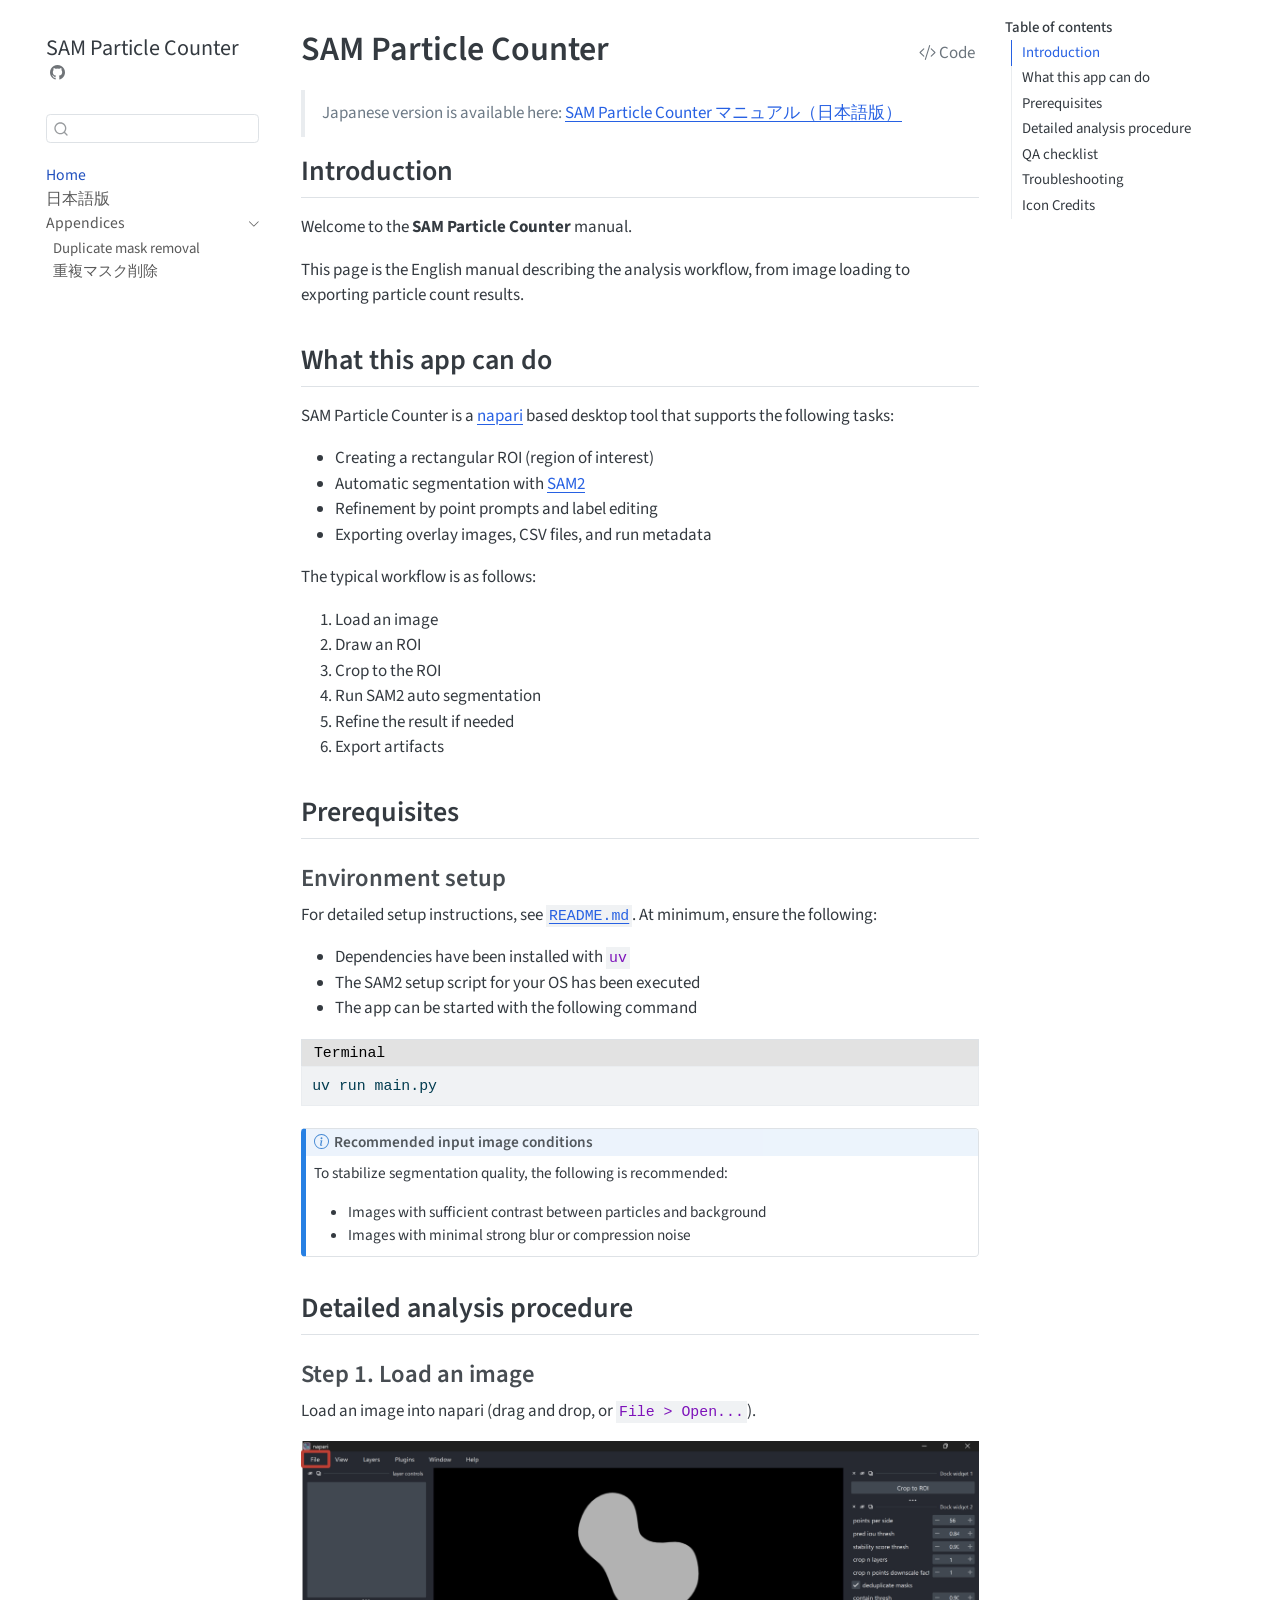
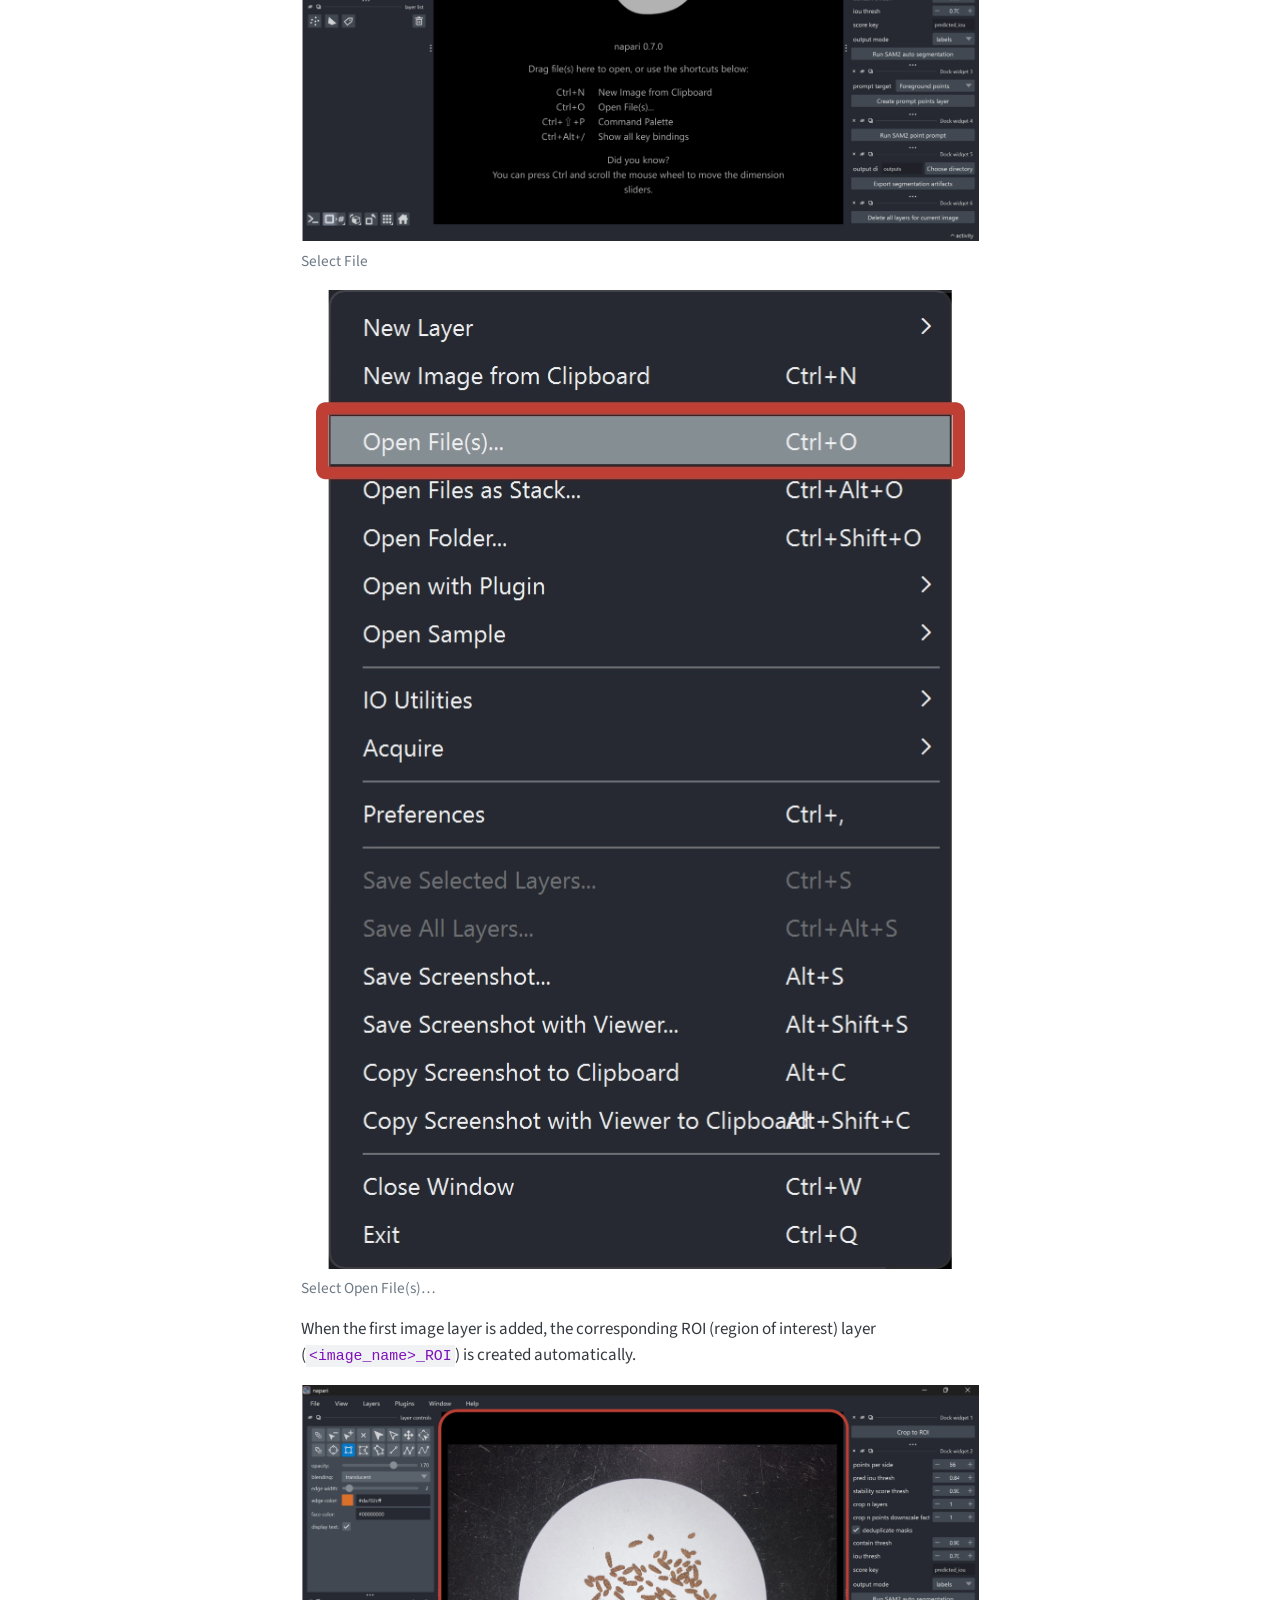
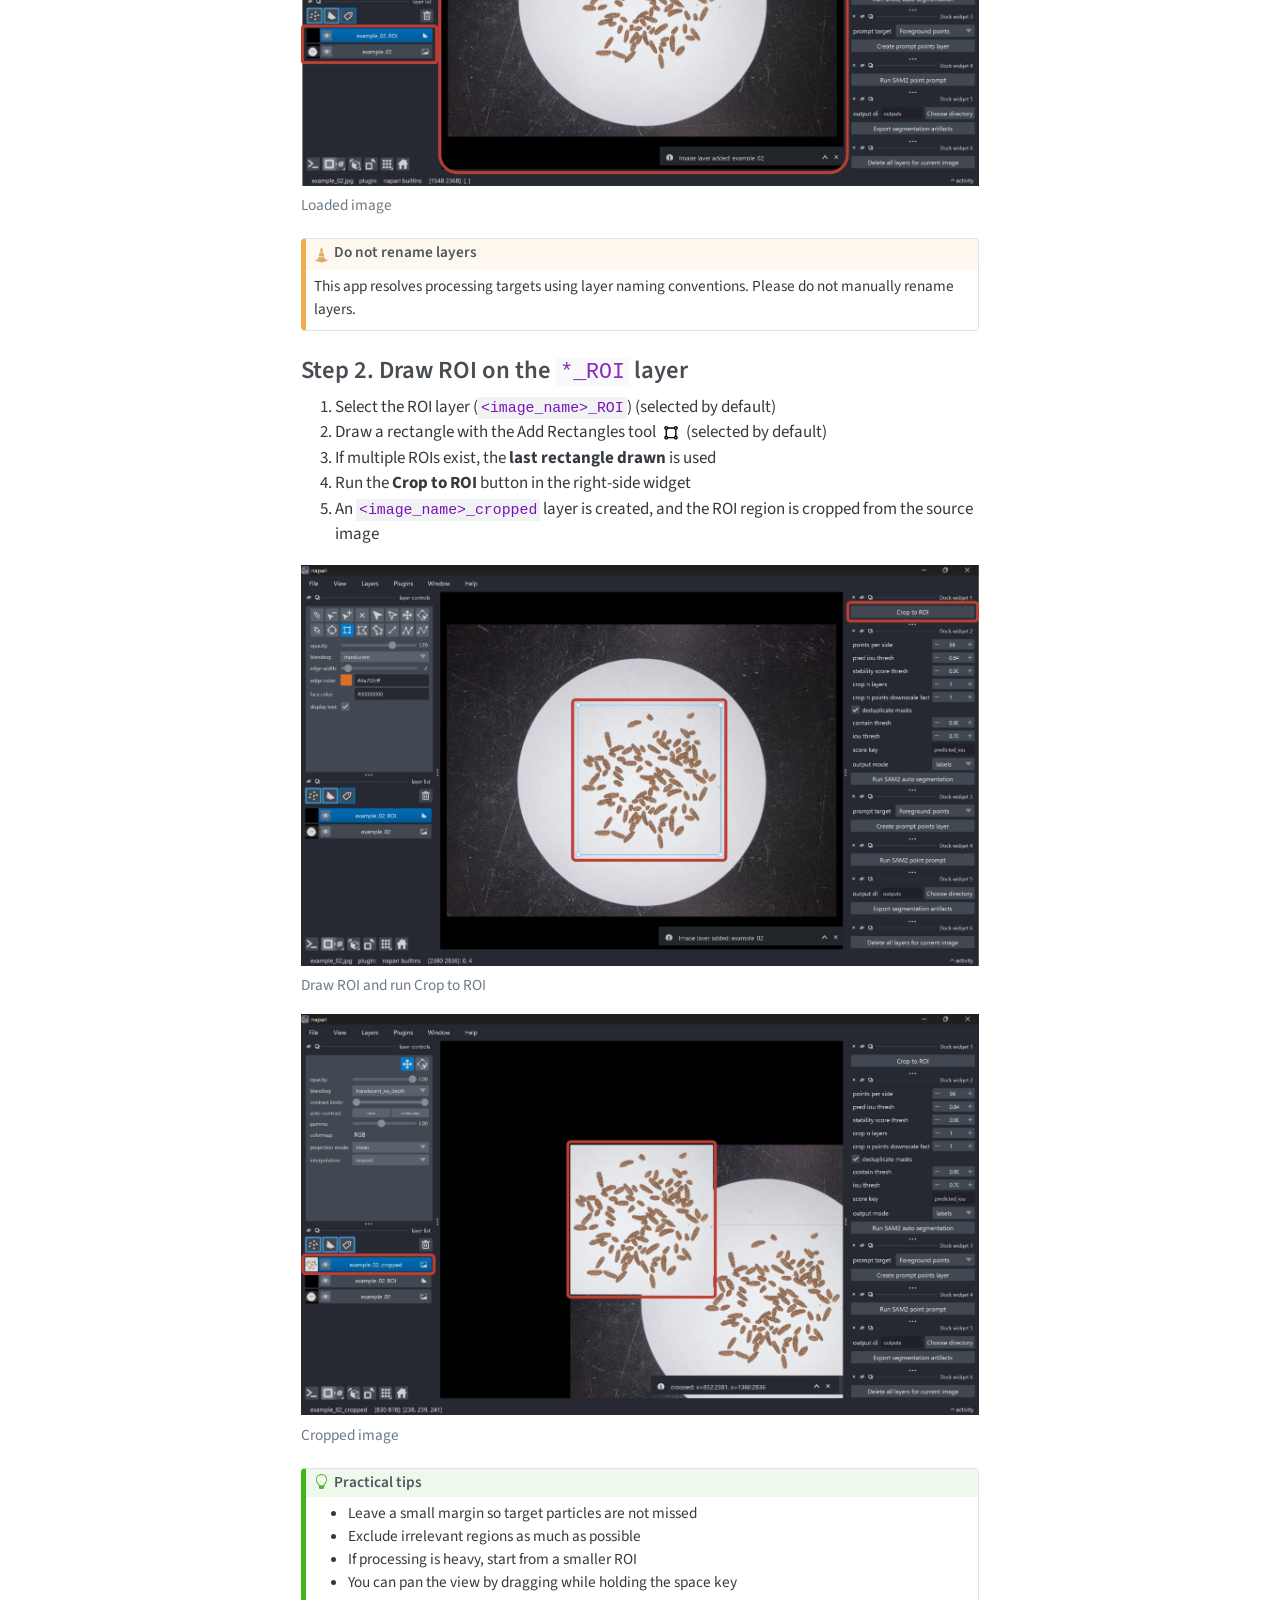
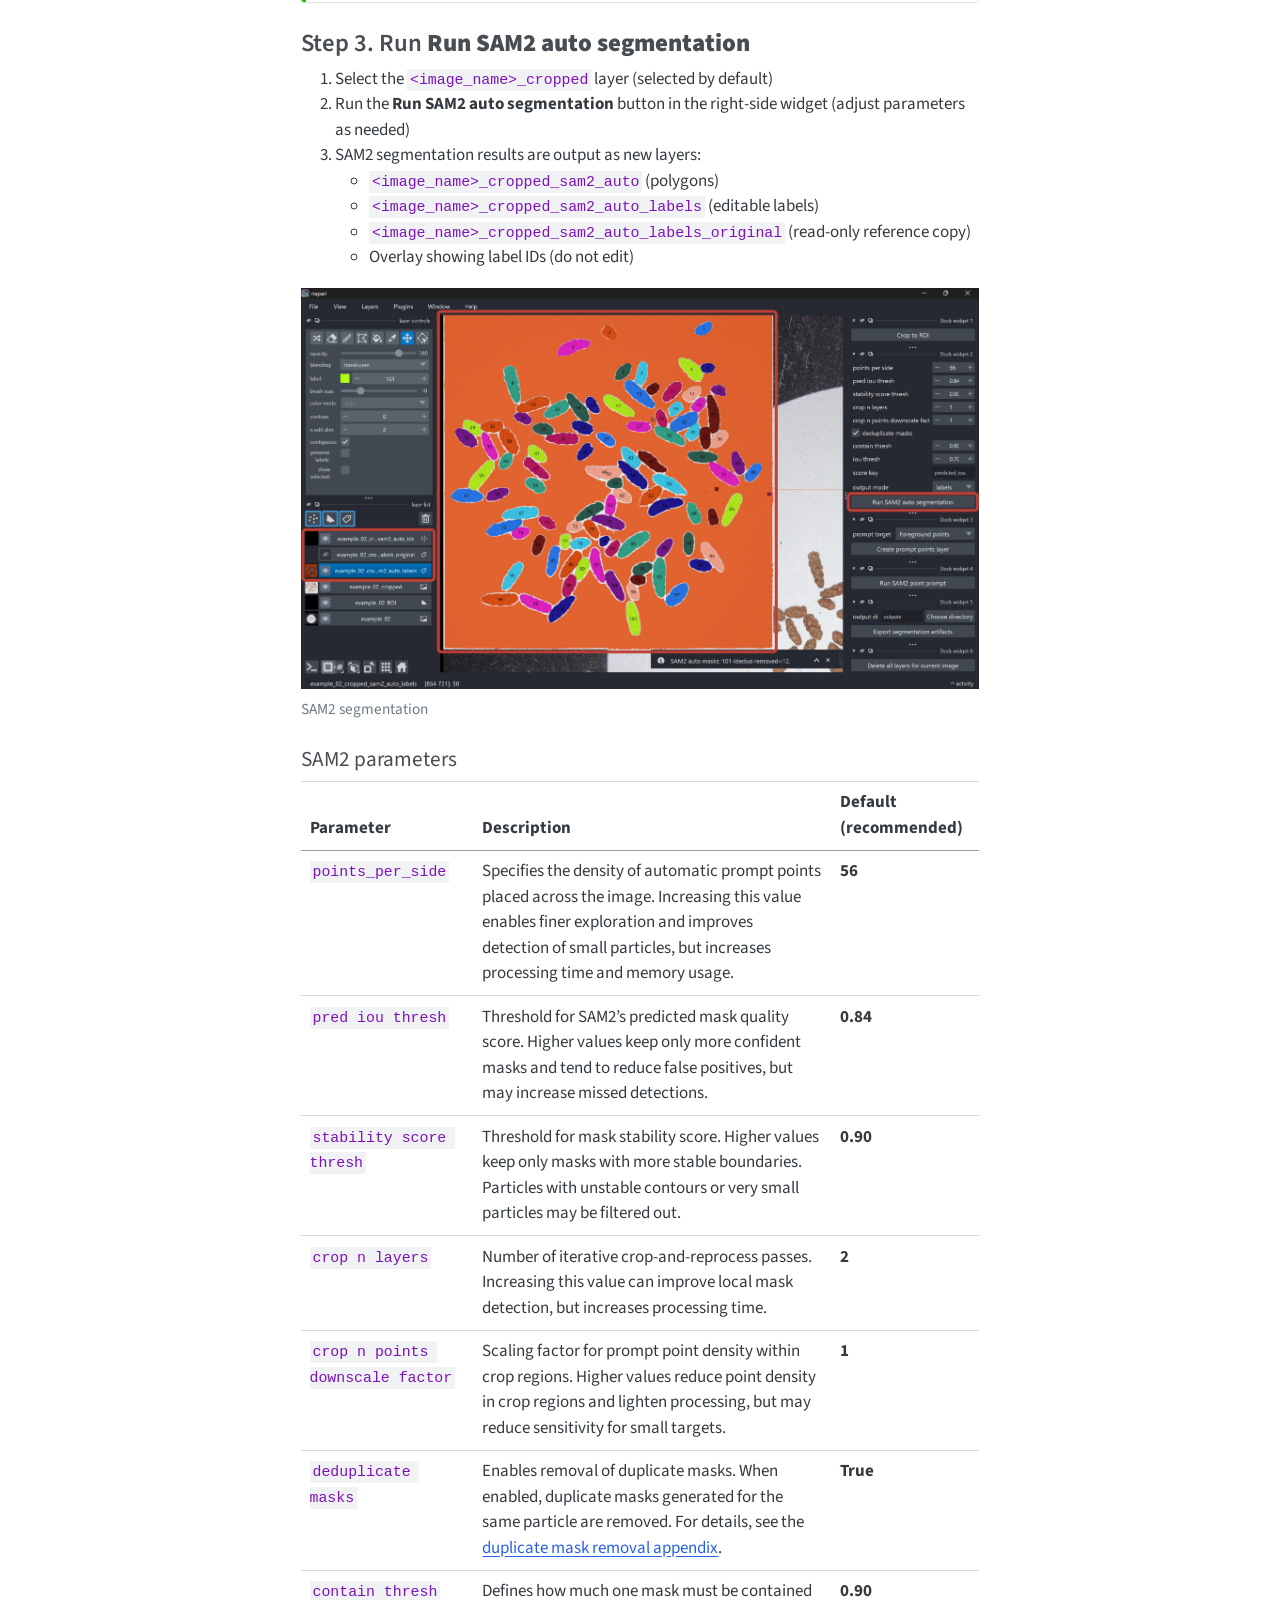
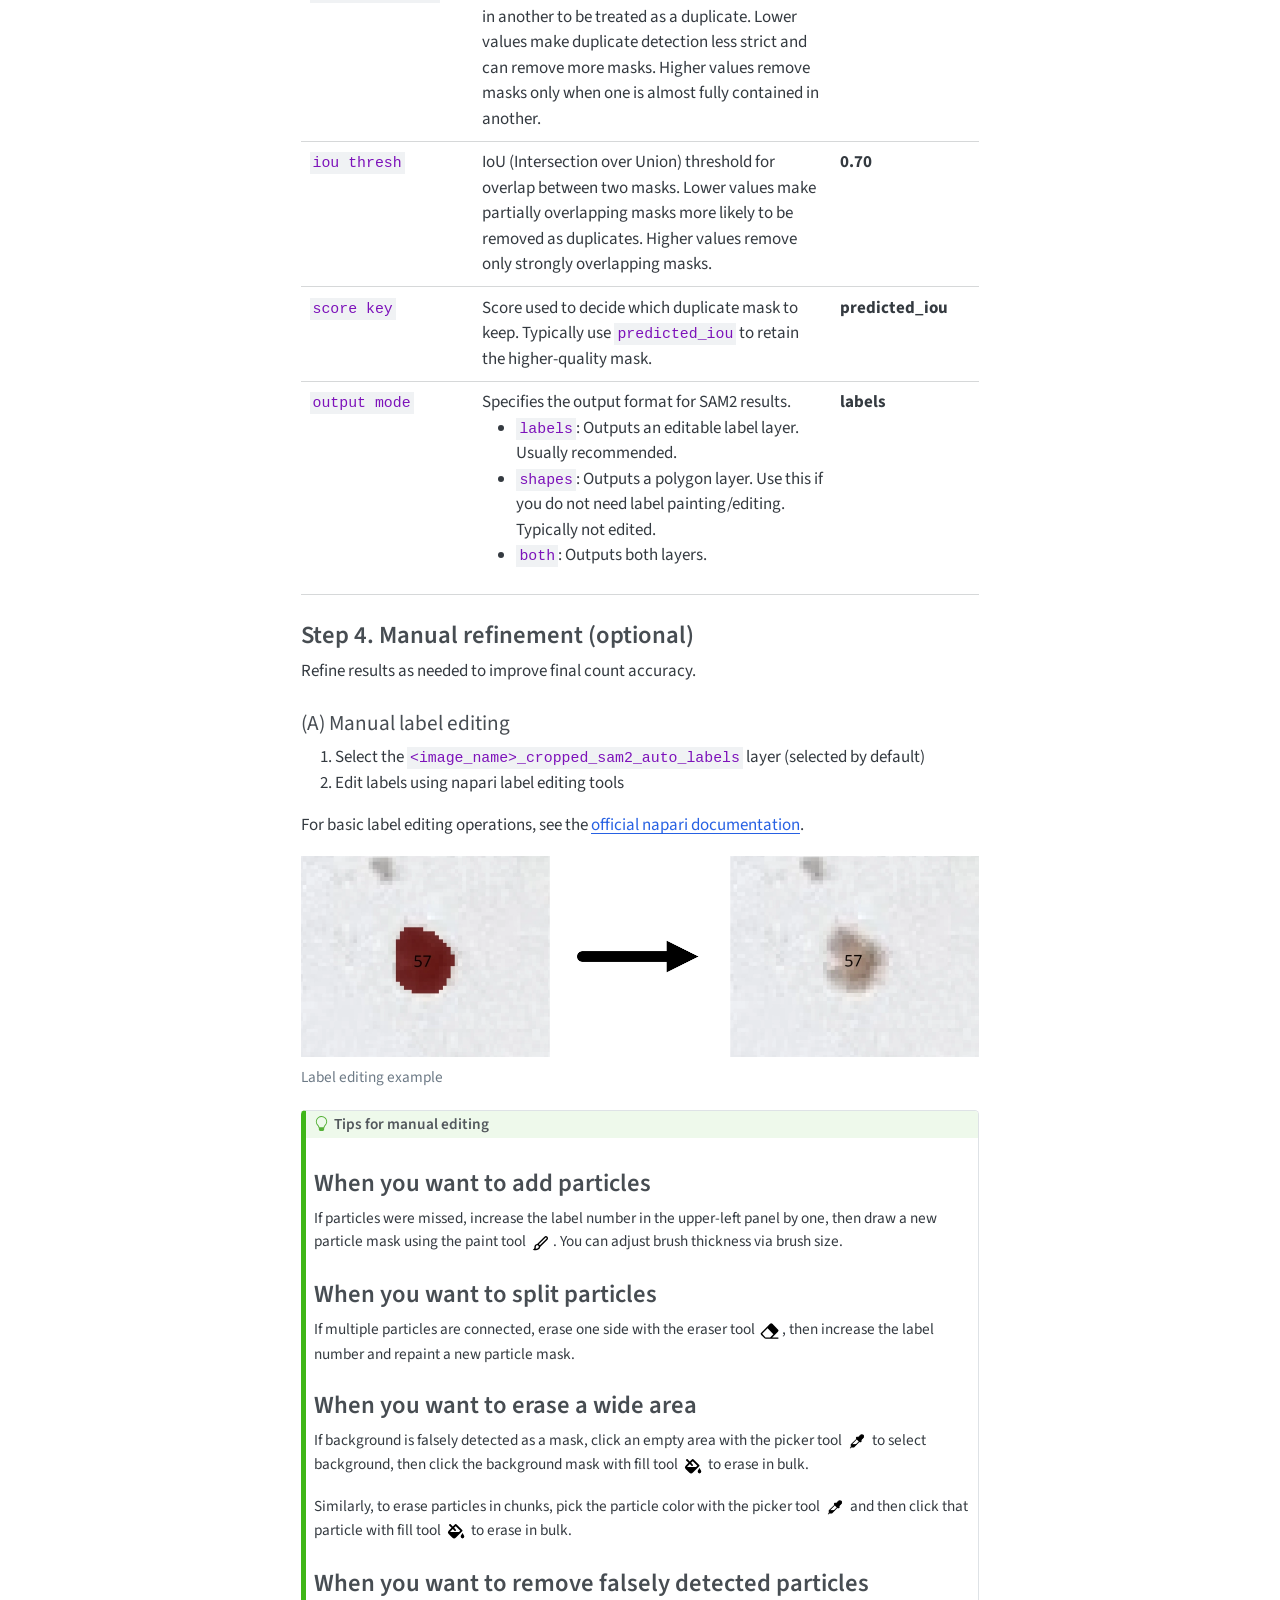
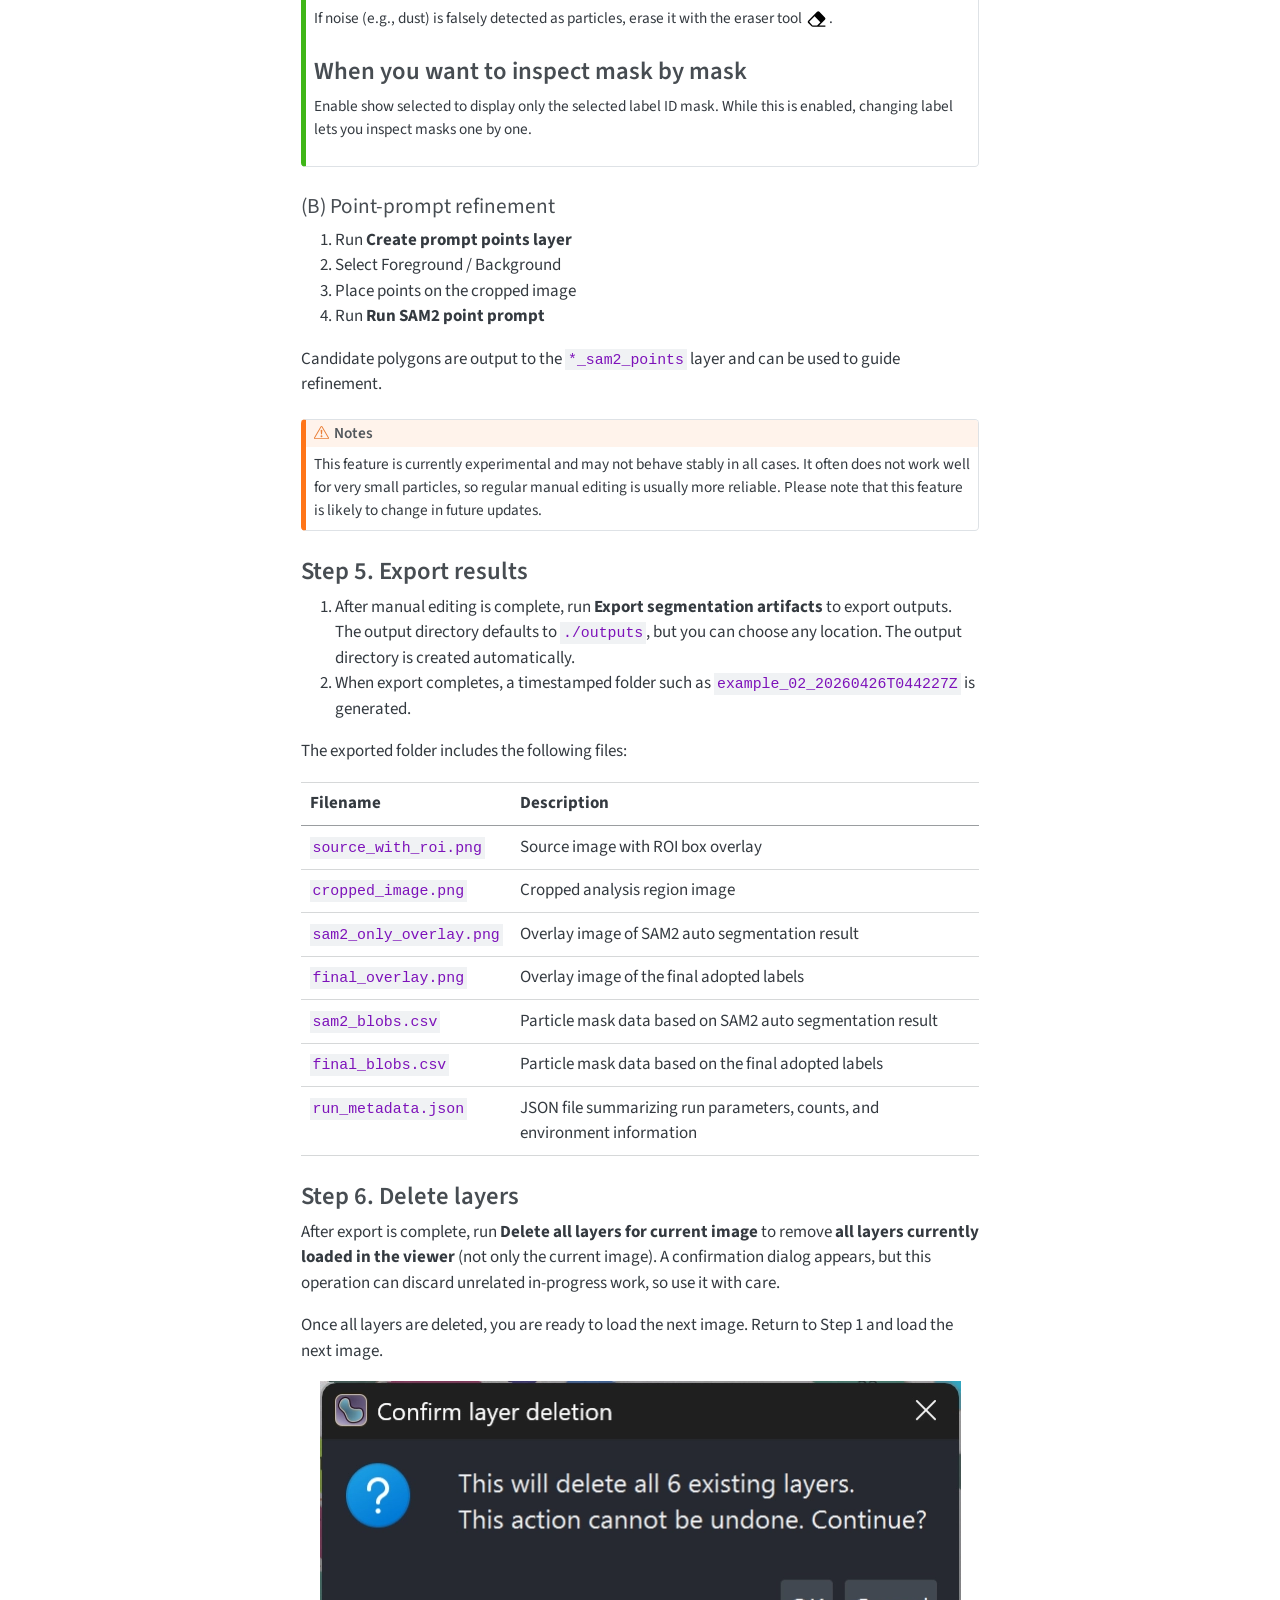
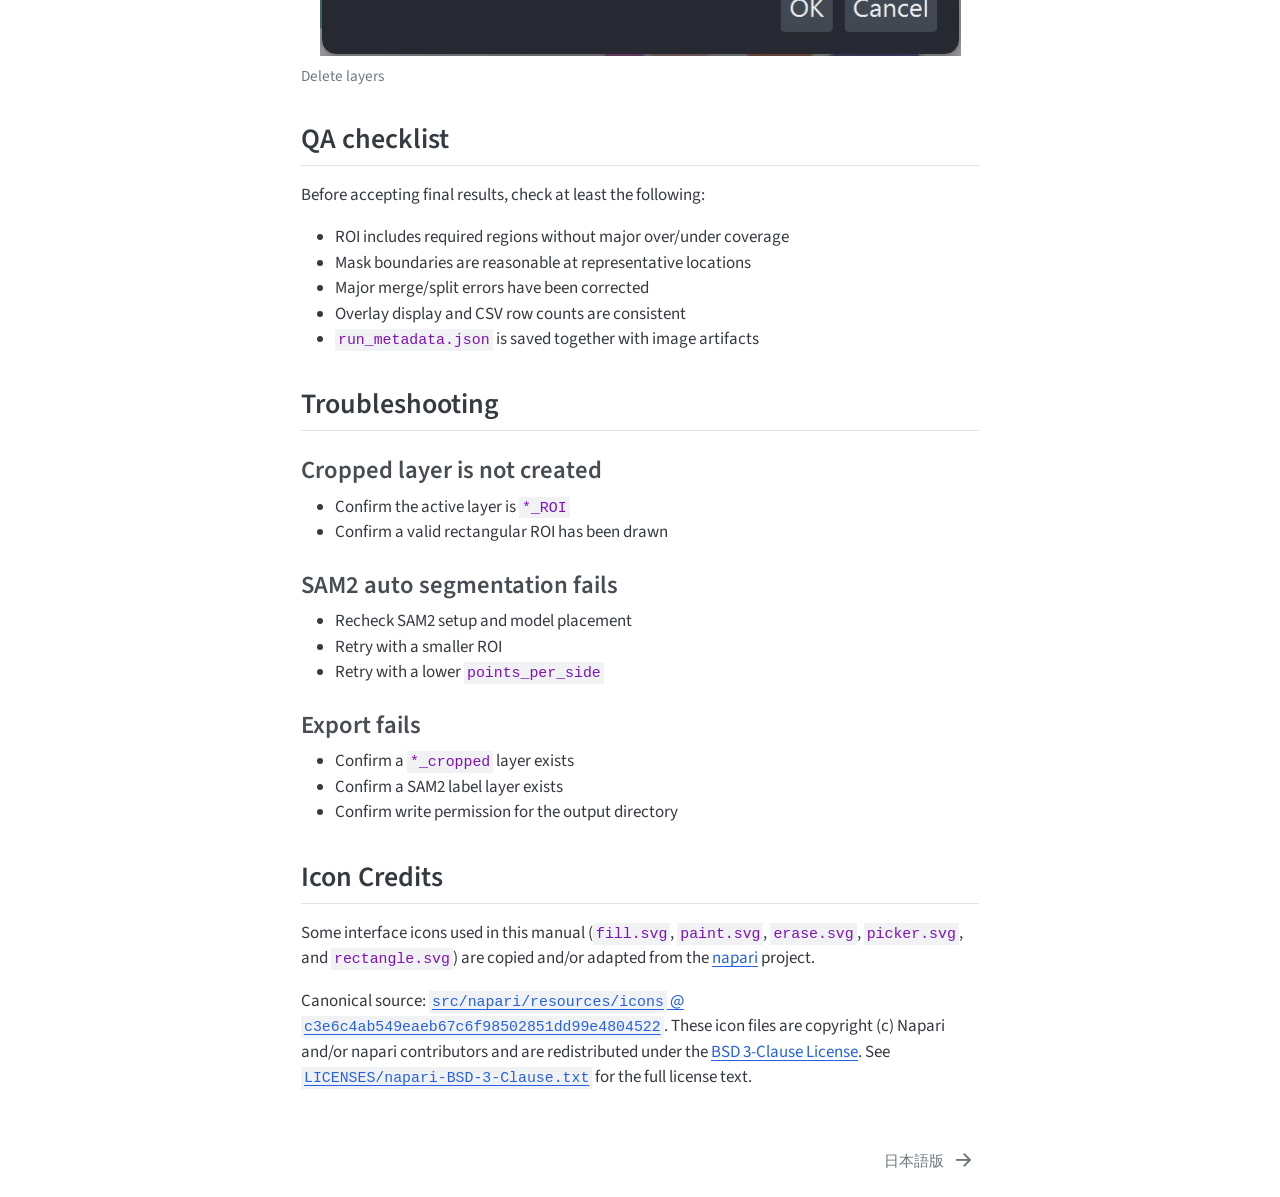
<file: docs/index.html>
<!DOCTYPE html>
<html xmlns="http://www.w3.org/1999/xhtml" lang="en" xml:lang="en"><head>

<meta charset="utf-8">
<meta name="generator" content="quarto-1.9.36">

<meta name="viewport" content="width=device-width, initial-scale=1.0, user-scalable=yes">


<title>SAM Particle Counter</title>
<style>
/* Default styles provided by pandoc.
** See https://pandoc.org/MANUAL.html#variables-for-html for config info.
*/
code{white-space: pre-wrap;}
span.smallcaps{font-variant: small-caps;}
div.columns{display: flex; gap: min(4vw, 1.5em);}
div.column{flex: auto; overflow-x: auto;}
div.hanging-indent{margin-left: 1.5em; text-indent: -1.5em;}
ul.task-list{list-style: none;}
ul.task-list li input[type="checkbox"] {
  width: 0.8em;
  margin: 0 0.8em 0.2em -1em; /* quarto-specific, see https://github.com/quarto-dev/quarto-cli/issues/4556 */ 
  vertical-align: middle;
}
/* CSS for syntax highlighting */
html { -webkit-text-size-adjust: 100%; }
pre > code.sourceCode { white-space: pre; position: relative; }
pre > code.sourceCode > span { display: inline-block; line-height: 1.25; }
pre > code.sourceCode > span:empty { height: 1.2em; }
.sourceCode { overflow: visible; }
code.sourceCode > span { color: inherit; text-decoration: inherit; }
div.sourceCode { margin: 1em 0; }
pre.sourceCode { margin: 0; }
@media screen {
div.sourceCode { overflow: auto; }
}
@media print {
pre > code.sourceCode { white-space: pre-wrap; }
pre > code.sourceCode > span { text-indent: -5em; padding-left: 5em; }
}
pre.numberSource code
  { counter-reset: source-line 0; }
pre.numberSource code > span
  { position: relative; left: -4em; counter-increment: source-line; }
pre.numberSource code > span > a:first-child::before
  { content: counter(source-line);
    position: relative; left: -1em; text-align: right; vertical-align: baseline;
    border: none; display: inline-block;
    -webkit-touch-callout: none; -webkit-user-select: none;
    -khtml-user-select: none; -moz-user-select: none;
    -ms-user-select: none; user-select: none;
    padding: 0 4px; width: 4em;
  }
pre.numberSource { margin-left: 3em;  padding-left: 4px; }
div.sourceCode
  {   }
@media screen {
pre > code.sourceCode > span > a:first-child::before { text-decoration: underline; }
}
</style>


<script src="site_libs/quarto-nav/quarto-nav.js"></script>
<script src="site_libs/quarto-nav/headroom.min.js"></script>
<script src="site_libs/clipboard/clipboard.min.js"></script>
<script src="site_libs/quarto-search/autocomplete.umd.js"></script>
<script src="site_libs/quarto-search/fuse.min.js"></script>
<script src="site_libs/quarto-search/quarto-search.js"></script>
<meta name="quarto:offset" content="./">
<link href="./manual/index_ja.html" rel="next">
<script src="site_libs/quarto-html/quarto.js" type="module"></script>
<script src="site_libs/quarto-html/tabsets/tabsets.js" type="module"></script>
<script src="site_libs/quarto-html/popper.min.js"></script>
<script src="site_libs/quarto-html/tippy.umd.min.js"></script>
<script src="site_libs/quarto-html/anchor.min.js"></script>
<link href="site_libs/quarto-html/tippy.css" rel="stylesheet">
<link href="site_libs/quarto-html/quarto-syntax-highlighting-845c23b38eaddc0f92fda52bfe77a8c8.css" rel="stylesheet" id="quarto-text-highlighting-styles">
<script src="site_libs/bootstrap/bootstrap.min.js"></script>
<link href="site_libs/bootstrap/bootstrap-icons.css" rel="stylesheet">
<link href="site_libs/bootstrap/bootstrap-1c9137b7b1c0320e377730bf2be1742e.min.css" rel="stylesheet" append-hash="true" id="quarto-bootstrap" data-mode="light">
<script id="quarto-search-options" type="application/json">{
  "location": "sidebar",
  "copy-button": false,
  "collapse-after": 3,
  "panel-placement": "start",
  "type": "textbox",
  "limit": 50,
  "keyboard-shortcut": [
    "f",
    "/",
    "s"
  ],
  "show-item-context": false,
  "language": {
    "search-no-results-text": "No results",
    "search-matching-documents-text": "matching documents",
    "search-copy-link-title": "Copy link to search",
    "search-hide-matches-text": "Hide additional matches",
    "search-more-match-text": "more match in this document",
    "search-more-matches-text": "more matches in this document",
    "search-clear-button-title": "Clear",
    "search-text-placeholder": "",
    "search-detached-cancel-button-title": "Cancel",
    "search-submit-button-title": "Submit",
    "search-label": "Search"
  }
}</script>


</head>

<body class="nav-sidebar floating quarto-light">

<div id="quarto-search-results"></div>
  <header id="quarto-header" class="headroom fixed-top">
  <nav class="quarto-secondary-nav">
    <div class="container-fluid d-flex">
      <button type="button" class="quarto-btn-toggle btn" data-bs-toggle="collapse" role="button" data-bs-target=".quarto-sidebar-collapse-item" aria-controls="quarto-sidebar" aria-expanded="false" aria-label="Toggle sidebar navigation" onclick="if (window.quartoToggleHeadroom) { window.quartoToggleHeadroom(); }">
        <i class="bi bi-layout-text-sidebar-reverse"></i>
      </button>
        <nav class="quarto-page-breadcrumbs" aria-label="breadcrumb"><ol class="breadcrumb"><li class="breadcrumb-item"><a href="./index.html"><span class="chapter-title">Home</span></a></li></ol></nav>
        <a class="flex-grow-1" role="navigation" data-bs-toggle="collapse" data-bs-target=".quarto-sidebar-collapse-item" aria-controls="quarto-sidebar" aria-expanded="false" aria-label="Toggle sidebar navigation" onclick="if (window.quartoToggleHeadroom) { window.quartoToggleHeadroom(); }">      
        </a>
      <button type="button" class="btn quarto-search-button" aria-label="Search" onclick="window.quartoOpenSearch();">
        <i class="bi bi-search"></i>
      </button>
    </div>
  </nav>
</header>
<!-- content -->
<div id="quarto-content" class="quarto-container page-columns page-rows-contents page-layout-article">
<!-- sidebar -->
  <nav id="quarto-sidebar" class="sidebar collapse collapse-horizontal quarto-sidebar-collapse-item sidebar-navigation floating overflow-auto">
    <div class="pt-lg-2 mt-2 text-left sidebar-header">
    <div class="sidebar-title mb-0 py-0">
      <a href="./">SAM Particle Counter</a> 
        <div class="sidebar-tools-main">
    <a href="https://github.com/maple60/sam-particle-counter" title="Source Code" class="quarto-navigation-tool px-1" aria-label="Source Code"><i class="bi bi-github"></i></a>
</div>
    </div>
      </div>
        <div class="mt-2 flex-shrink-0 align-items-center">
        <div class="sidebar-search">
        <div id="quarto-search" class="" title="Search"></div>
        </div>
        </div>
    <div class="sidebar-menu-container"> 
    <ul class="list-unstyled mt-1">
        <li class="sidebar-item">
  <div class="sidebar-item-container"> 
  <a href="./index.html" class="sidebar-item-text sidebar-link active"><span class="chapter-title">Home</span></a>
  </div>
</li>
        <li class="sidebar-item">
  <div class="sidebar-item-container"> 
  <a href="./manual/index_ja.html" class="sidebar-item-text sidebar-link"><span class="chapter-title">日本語版</span></a>
  </div>
</li>
        <li class="sidebar-item sidebar-item-section">
      <div class="sidebar-item-container"> 
            <a class="sidebar-item-text sidebar-link text-start" data-bs-toggle="collapse" data-bs-target="#quarto-sidebar-section-1" role="navigation" aria-expanded="true">
 <span class="menu-text">Appendices</span></a>
          <a class="sidebar-item-toggle text-start" data-bs-toggle="collapse" data-bs-target="#quarto-sidebar-section-1" role="navigation" aria-expanded="true" aria-label="Toggle section">
            <i class="bi bi-chevron-right ms-2"></i>
          </a> 
      </div>
      <ul id="quarto-sidebar-section-1" class="collapse list-unstyled sidebar-section depth1 show">  
          <li class="sidebar-item">
  <div class="sidebar-item-container"> 
  <a href="./appendix.html" class="sidebar-item-text sidebar-link"><span class="chapter-title">Duplicate mask removal</span></a>
  </div>
</li>
          <li class="sidebar-item">
  <div class="sidebar-item-container"> 
  <a href="./manual/appendix_ja.html" class="sidebar-item-text sidebar-link"><span class="chapter-title">重複マスク削除</span></a>
  </div>
</li>
      </ul>
  </li>
    </ul>
    </div>
</nav>
<div id="quarto-sidebar-glass" class="quarto-sidebar-collapse-item" data-bs-toggle="collapse" data-bs-target=".quarto-sidebar-collapse-item"></div>
<!-- margin-sidebar -->
    <div id="quarto-margin-sidebar" class="sidebar margin-sidebar">
        <nav id="TOC" role="doc-toc" class="toc-active">
    <h2 id="toc-title">Table of contents</h2>
   
  <ul>
  <li><a href="#introduction" id="toc-introduction" class="nav-link active" data-scroll-target="#introduction">Introduction</a></li>
  <li><a href="#what-this-app-can-do" id="toc-what-this-app-can-do" class="nav-link" data-scroll-target="#what-this-app-can-do">What this app can do</a></li>
  <li><a href="#prerequisites" id="toc-prerequisites" class="nav-link" data-scroll-target="#prerequisites">Prerequisites</a>
  <ul class="collapse">
  <li><a href="#environment-setup" id="toc-environment-setup" class="nav-link" data-scroll-target="#environment-setup">Environment setup</a></li>
  </ul></li>
  <li><a href="#detailed-analysis-procedure" id="toc-detailed-analysis-procedure" class="nav-link" data-scroll-target="#detailed-analysis-procedure">Detailed analysis procedure</a>
  <ul class="collapse">
  <li><a href="#step-1.-load-an-image" id="toc-step-1.-load-an-image" class="nav-link" data-scroll-target="#step-1.-load-an-image">Step 1. Load an image</a></li>
  <li><a href="#step-2.-draw-roi-on-the-_roi-layer" id="toc-step-2.-draw-roi-on-the-_roi-layer" class="nav-link" data-scroll-target="#step-2.-draw-roi-on-the-_roi-layer">Step 2. Draw ROI on the <code>*_ROI</code> layer</a></li>
  <li><a href="#step-3.-run-run-sam2-auto-segmentation" id="toc-step-3.-run-run-sam2-auto-segmentation" class="nav-link" data-scroll-target="#step-3.-run-run-sam2-auto-segmentation">Step 3. Run <strong>Run SAM2 auto segmentation</strong></a></li>
  <li><a href="#step-4.-manual-refinement-optional" id="toc-step-4.-manual-refinement-optional" class="nav-link" data-scroll-target="#step-4.-manual-refinement-optional">Step 4. Manual refinement (optional)</a></li>
  <li><a href="#step-5.-export-results" id="toc-step-5.-export-results" class="nav-link" data-scroll-target="#step-5.-export-results">Step 5. Export results</a></li>
  <li><a href="#step-6.-delete-layers" id="toc-step-6.-delete-layers" class="nav-link" data-scroll-target="#step-6.-delete-layers">Step 6. Delete layers</a></li>
  </ul></li>
  <li><a href="#qa-checklist" id="toc-qa-checklist" class="nav-link" data-scroll-target="#qa-checklist">QA checklist</a></li>
  <li><a href="#troubleshooting" id="toc-troubleshooting" class="nav-link" data-scroll-target="#troubleshooting">Troubleshooting</a>
  <ul class="collapse">
  <li><a href="#cropped-layer-is-not-created" id="toc-cropped-layer-is-not-created" class="nav-link" data-scroll-target="#cropped-layer-is-not-created">Cropped layer is not created</a></li>
  <li><a href="#sam2-auto-segmentation-fails" id="toc-sam2-auto-segmentation-fails" class="nav-link" data-scroll-target="#sam2-auto-segmentation-fails">SAM2 auto segmentation fails</a></li>
  <li><a href="#export-fails" id="toc-export-fails" class="nav-link" data-scroll-target="#export-fails">Export fails</a></li>
  </ul></li>
  <li><a href="#icon-credits" id="toc-icon-credits" class="nav-link" data-scroll-target="#icon-credits">Icon Credits</a></li>
  </ul>
</nav>
    </div>
<!-- main -->
<main class="content" id="quarto-document-content">

<header id="title-block-header" class="quarto-title-block default">
<div class="quarto-title">
<div class="quarto-title-block"><div><h1 class="title">SAM Particle Counter</h1><button type="button" class="btn code-tools-button" id="quarto-code-tools-source"><i class="bi"></i> Code</button></div></div>
</div>



<div class="quarto-title-meta">

    
  
    
  </div>
  


</header>


<blockquote class="blockquote">
<p>Japanese version is available here: <a href="./manual/index_ja.html">SAM Particle Counter マニュアル（日本語版）</a></p>
</blockquote>
<section id="introduction" class="level2">
<h2 class="anchored" data-anchor-id="introduction">Introduction</h2>
<p>Welcome to the <strong>SAM Particle Counter</strong> manual.</p>
<p>This page is the English manual describing the analysis workflow, from image loading to exporting particle count results.</p>
</section>
<section id="what-this-app-can-do" class="level2">
<h2 class="anchored" data-anchor-id="what-this-app-can-do">What this app can do</h2>
<p>SAM Particle Counter is a <a href="https://napari.org/stable/">napari</a> based desktop tool that supports the following tasks:</p>
<ul>
<li>Creating a rectangular ROI (region of interest)</li>
<li>Automatic segmentation with <a href="https://ai.meta.com/research/sam2/">SAM2</a></li>
<li>Refinement by point prompts and label editing</li>
<li>Exporting overlay images, CSV files, and run metadata</li>
</ul>
<p>The typical workflow is as follows:</p>
<ol type="1">
<li>Load an image</li>
<li>Draw an ROI</li>
<li>Crop to the ROI</li>
<li>Run SAM2 auto segmentation</li>
<li>Refine the result if needed</li>
<li>Export artifacts</li>
</ol>
</section>
<section id="prerequisites" class="level2">
<h2 class="anchored" data-anchor-id="prerequisites">Prerequisites</h2>
<section id="environment-setup" class="level3">
<h3 class="anchored" data-anchor-id="environment-setup">Environment setup</h3>
<p>For detailed setup instructions, see <a href="https://github.com/maple60/sam-particle-counter"><code>README.md</code></a>. At minimum, ensure the following:</p>
<ul>
<li>Dependencies have been installed with <code>uv</code></li>
<li>The SAM2 setup script for your OS has been executed</li>
<li>The app can be started with the following command</li>
</ul>
<div class="code-with-filename">
<div class="code-with-filename-file">
<pre><strong>Terminal</strong></pre>
</div>
<div class="code-copy-outer-scaffold"><div class="sourceCode" id="cb1" data-filename="Terminal"><pre class="sourceCode bash code-with-copy"><code class="sourceCode bash"><span id="cb1-1"><a href="#cb1-1" aria-hidden="true" tabindex="-1"></a><span class="ex">uv</span> run main.py</span></code></pre></div><button title="Copy to Clipboard" class="code-copy-button"><i class="bi"></i></button></div>
</div>
<div class="callout callout-style-default callout-note callout-titled">
<div class="callout-header d-flex align-content-center">
<div class="callout-icon-container">
<i class="callout-icon"></i>
</div>
<div class="callout-title-container flex-fill">
<span class="screen-reader-only">Note</span>Recommended input image conditions
</div>
</div>
<div class="callout-body-container callout-body">
<p>To stabilize segmentation quality, the following is recommended:</p>
<ul>
<li>Images with sufficient contrast between particles and background</li>
<li>Images with minimal strong blur or compression noise</li>
</ul>
</div>
</div>
</section>
</section>
<section id="detailed-analysis-procedure" class="level2">
<h2 class="anchored" data-anchor-id="detailed-analysis-procedure">Detailed analysis procedure</h2>
<section id="step-1.-load-an-image" class="level3">
<h3 class="anchored" data-anchor-id="step-1.-load-an-image">Step 1. Load an image</h3>
<p>Load an image into napari (drag and drop, or <code>File &gt; Open...</code>).</p>
<div class="quarto-figure quarto-figure-center">
<figure class="figure">
<p><img src="manual/assets/open_file_01.webp" class="img-fluid figure-img"></p>
<figcaption>Select File</figcaption>
</figure>
</div>
<div class="quarto-figure quarto-figure-center">
<figure class="figure">
<p><img src="manual/assets/open_file_02.webp" class="img-fluid figure-img"></p>
<figcaption>Select Open File(s)…</figcaption>
</figure>
</div>
<p>When the first image layer is added, the corresponding ROI (region of interest) layer (<code>&lt;image_name&gt;_ROI</code>) is created automatically.</p>
<div class="quarto-figure quarto-figure-center">
<figure class="figure">
<p><img src="manual/assets/open_file_03.webp" class="img-fluid figure-img"></p>
<figcaption>Loaded image</figcaption>
</figure>
</div>
<div class="callout callout-style-default callout-caution callout-titled">
<div class="callout-header d-flex align-content-center">
<div class="callout-icon-container">
<i class="callout-icon"></i>
</div>
<div class="callout-title-container flex-fill">
<span class="screen-reader-only">Caution</span>Do not rename layers
</div>
</div>
<div class="callout-body-container callout-body">
<p>This app resolves processing targets using layer naming conventions. Please do not manually rename layers.</p>
</div>
</div>
</section>
<section id="step-2.-draw-roi-on-the-_roi-layer" class="level3">
<h3 class="anchored" data-anchor-id="step-2.-draw-roi-on-the-_roi-layer">Step 2. Draw ROI on the <code>*_ROI</code> layer</h3>
<ol type="1">
<li>Select the ROI layer (<code>&lt;image_name&gt;_ROI</code>) (selected by default)</li>
<li>Draw a rectangle with the Add Rectangles tool <img src="manual/assets/icons/rectangle.svg" class="img-fluid" width="24"> (selected by default)</li>
<li>If multiple ROIs exist, the <strong>last rectangle drawn</strong> is used</li>
<li>Run the <strong>Crop to ROI</strong> button in the right-side widget</li>
<li>An <code>&lt;image_name&gt;_cropped</code> layer is created, and the ROI region is cropped from the source image</li>
</ol>
<div class="quarto-figure quarto-figure-center">
<figure class="figure">
<p><img src="manual/assets/crop_roi_01.webp" class="img-fluid figure-img"></p>
<figcaption>Draw ROI and run Crop to ROI</figcaption>
</figure>
</div>
<div class="quarto-figure quarto-figure-center">
<figure class="figure">
<p><img src="manual/assets/crop_roi_02.webp" class="img-fluid figure-img"></p>
<figcaption>Cropped image</figcaption>
</figure>
</div>
<div class="callout callout-style-default callout-tip callout-titled">
<div class="callout-header d-flex align-content-center">
<div class="callout-icon-container">
<i class="callout-icon"></i>
</div>
<div class="callout-title-container flex-fill">
<span class="screen-reader-only">Tip</span>Practical tips
</div>
</div>
<div class="callout-body-container callout-body">
<ul>
<li>Leave a small margin so target particles are not missed</li>
<li>Exclude irrelevant regions as much as possible</li>
<li>If processing is heavy, start from a smaller ROI</li>
<li>You can pan the view by dragging while holding the space key</li>
</ul>
</div>
</div>
</section>
<section id="step-3.-run-run-sam2-auto-segmentation" class="level3">
<h3 class="anchored" data-anchor-id="step-3.-run-run-sam2-auto-segmentation">Step 3. Run <strong>Run SAM2 auto segmentation</strong></h3>
<ol type="1">
<li>Select the <code>&lt;image_name&gt;_cropped</code> layer (selected by default)</li>
<li>Run the <strong>Run SAM2 auto segmentation</strong> button in the right-side widget (adjust parameters as needed)</li>
<li>SAM2 segmentation results are output as new layers:
<ul>
<li><code>&lt;image_name&gt;_cropped_sam2_auto</code> (polygons)</li>
<li><code>&lt;image_name&gt;_cropped_sam2_auto_labels</code> (editable labels)</li>
<li><code>&lt;image_name&gt;_cropped_sam2_auto_labels_original</code> (read-only reference copy)</li>
<li>Overlay showing label IDs (do not edit)</li>
</ul></li>
</ol>
<div class="quarto-figure quarto-figure-center">
<figure class="figure">
<p><img src="manual/assets/sam2_segmentation.webp" class="img-fluid figure-img"></p>
<figcaption>SAM2 segmentation</figcaption>
</figure>
</div>
<section id="sam2-parameters" class="level4">
<h4 class="anchored" data-anchor-id="sam2-parameters">SAM2 parameters</h4>
<table class="caption-top table">
<thead>
<tr class="header">
<th>Parameter</th>
<th>Description</th>
<th>Default (recommended)</th>
</tr>
</thead>
<tbody>
<tr class="odd">
<td><code>points_per_side</code></td>
<td>Specifies the density of automatic prompt points placed across the image. Increasing this value enables finer exploration and improves detection of small particles, but increases processing time and memory usage.</td>
<td><strong>56</strong></td>
</tr>
<tr class="even">
<td><code>pred iou thresh</code></td>
<td>Threshold for SAM2’s predicted mask quality score. Higher values keep only more confident masks and tend to reduce false positives, but may increase missed detections.</td>
<td><strong>0.84</strong></td>
</tr>
<tr class="odd">
<td><code>stability score thresh</code></td>
<td>Threshold for mask stability score. Higher values keep only masks with more stable boundaries. Particles with unstable contours or very small particles may be filtered out.</td>
<td><strong>0.90</strong></td>
</tr>
<tr class="even">
<td><code>crop n layers</code></td>
<td>Number of iterative crop-and-reprocess passes. Increasing this value can improve local mask detection, but increases processing time.</td>
<td><strong>2</strong></td>
</tr>
<tr class="odd">
<td><code>crop n points downscale factor</code></td>
<td>Scaling factor for prompt point density within crop regions. Higher values reduce point density in crop regions and lighten processing, but may reduce sensitivity for small targets.</td>
<td><strong>1</strong></td>
</tr>
<tr class="even">
<td><code>deduplicate masks</code></td>
<td>Enables removal of duplicate masks. When enabled, duplicate masks generated for the same particle are removed. For details, see the <a href="./appendix.html">duplicate mask removal appendix</a>.</td>
<td><strong>True</strong></td>
</tr>
<tr class="odd">
<td><code>contain thresh</code></td>
<td>Defines how much one mask must be contained in another to be treated as a duplicate. Lower values make duplicate detection less strict and can remove more masks. Higher values remove masks only when one is almost fully contained in another.</td>
<td><strong>0.90</strong></td>
</tr>
<tr class="even">
<td><code>iou thresh</code></td>
<td>IoU (Intersection over Union) threshold for overlap between two masks. Lower values make partially overlapping masks more likely to be removed as duplicates. Higher values remove only strongly overlapping masks.</td>
<td><strong>0.70</strong></td>
</tr>
<tr class="odd">
<td><code>score key</code></td>
<td>Score used to decide which duplicate mask to keep. Typically use <code>predicted_iou</code> to retain the higher-quality mask.</td>
<td><strong>predicted_iou</strong></td>
</tr>
<tr class="even">
<td><code>output mode</code></td>
<td>Specifies the output format for SAM2 results.
<ul>
<li><code>labels</code>: Outputs an editable label layer. Usually recommended.</li>
<li><code>shapes</code>: Outputs a polygon layer. Use this if you do not need label painting/editing. Typically not edited.</li>
<li><code>both</code>: Outputs both layers.</li>
</ul></td>
<td><strong>labels</strong></td>
</tr>
</tbody>
</table>
</section>
</section>
<section id="step-4.-manual-refinement-optional" class="level3">
<h3 class="anchored" data-anchor-id="step-4.-manual-refinement-optional">Step 4. Manual refinement (optional)</h3>
<p>Refine results as needed to improve final count accuracy.</p>
<section id="a-manual-label-editing" class="level4">
<h4 class="anchored">(A) Manual label editing</h4>
<ol type="1">
<li>Select the <code>&lt;image_name&gt;_cropped_sam2_auto_labels</code> layer (selected by default)</li>
<li>Edit labels using napari label editing tools</li>
</ol>
<p>For basic label editing operations, see the <a href="https://napari.org/stable/howtos/layers/labels.html#creating-deleting-merging-and-splitting-connected-components">official napari documentation</a>.</p>
<div class="quarto-figure quarto-figure-center">
<figure class="figure">
<p><img src="manual/assets/manual_refinement_01.webp" class="img-fluid figure-img"></p>
<figcaption>Label editing example</figcaption>
</figure>
</div>
<div class="callout callout-style-default callout-tip callout-titled">
<div class="callout-header d-flex align-content-center">
<div class="callout-icon-container">
<i class="callout-icon"></i>
</div>
<div class="callout-title-container flex-fill">
<span class="screen-reader-only">Tip</span>Tips for manual editing
</div>
</div>
<div class="callout-body-container callout-body">
<section id="when-you-want-to-add-particles" class="level3">
<h3 class="anchored" data-anchor-id="when-you-want-to-add-particles">When you want to add particles</h3>
<p>If particles were missed, increase the label number in the upper-left panel by one, then draw a new particle mask using the paint tool <img src="manual/assets/icons/paint.svg" class="img-fluid" width="24">. You can adjust brush thickness via brush size.</p>
</section>
<section id="when-you-want-to-split-particles" class="level3">
<h3 class="anchored" data-anchor-id="when-you-want-to-split-particles">When you want to split particles</h3>
<p>If multiple particles are connected, erase one side with the eraser tool <img src="manual/assets/icons/erase.svg" class="img-fluid" width="24">, then increase the label number and repaint a new particle mask.</p>
</section>
<section id="when-you-want-to-erase-a-wide-area" class="level3">
<h3 class="anchored" data-anchor-id="when-you-want-to-erase-a-wide-area">When you want to erase a wide area</h3>
<p>If background is falsely detected as a mask, click an empty area with the picker tool <img src="manual/assets/icons/picker.svg" class="img-fluid" width="24"> to select background, then click the background mask with fill tool <img src="manual/assets/icons/fill.svg" class="img-fluid" width="24"> to erase in bulk.</p>
<p>Similarly, to erase particles in chunks, pick the particle color with the picker tool <img src="manual/assets/icons/picker.svg" class="img-fluid" width="24"> and then click that particle with fill tool <img src="manual/assets/icons/fill.svg" class="img-fluid" width="24"> to erase in bulk.</p>
</section>
<section id="when-you-want-to-remove-falsely-detected-particles" class="level3">
<h3 class="anchored" data-anchor-id="when-you-want-to-remove-falsely-detected-particles">When you want to remove falsely detected particles</h3>
<p>If noise (e.g., dust) is falsely detected as particles, erase it with the eraser tool <img src="manual/assets/icons/erase.svg" class="img-fluid" width="24">.</p>
</section>
<section id="when-you-want-to-inspect-mask-by-mask" class="level3">
<h3 class="anchored" data-anchor-id="when-you-want-to-inspect-mask-by-mask">When you want to inspect mask by mask</h3>
<p>Enable show selected to display only the selected label ID mask. While this is enabled, changing label lets you inspect masks one by one.</p>
</section>
</div>
</div>
</section>
<section id="b-point-prompt-refinement" class="level4">
<h4 class="anchored" data-anchor-id="b-point-prompt-refinement">(B) Point-prompt refinement</h4>
<ol type="1">
<li>Run <strong>Create prompt points layer</strong></li>
<li>Select Foreground / Background</li>
<li>Place points on the cropped image</li>
<li>Run <strong>Run SAM2 point prompt</strong></li>
</ol>
<p>Candidate polygons are output to the <code>*_sam2_points</code> layer and can be used to guide refinement.</p>
<div class="callout callout-style-default callout-warning callout-titled">
<div class="callout-header d-flex align-content-center">
<div class="callout-icon-container">
<i class="callout-icon"></i>
</div>
<div class="callout-title-container flex-fill">
<span class="screen-reader-only">Warning</span>Notes
</div>
</div>
<div class="callout-body-container callout-body">
<p>This feature is currently experimental and may not behave stably in all cases. It often does not work well for very small particles, so regular manual editing is usually more reliable. Please note that this feature is likely to change in future updates.</p>
</div>
</div>
</section>
</section>
<section id="step-5.-export-results" class="level3">
<h3 class="anchored" data-anchor-id="step-5.-export-results">Step 5. Export results</h3>
<ol type="1">
<li>After manual editing is complete, run <strong>Export segmentation artifacts</strong> to export outputs. The output directory defaults to <code>./outputs</code>, but you can choose any location. The output directory is created automatically.</li>
<li>When export completes, a timestamped folder such as <code>example_02_20260426T044227Z</code> is generated.</li>
</ol>
<p>The exported folder includes the following files:</p>
<table class="caption-top table">
<thead>
<tr class="header">
<th>Filename</th>
<th>Description</th>
</tr>
</thead>
<tbody>
<tr class="odd">
<td><code>source_with_roi.png</code></td>
<td>Source image with ROI box overlay</td>
</tr>
<tr class="even">
<td><code>cropped_image.png</code></td>
<td>Cropped analysis region image</td>
</tr>
<tr class="odd">
<td><code>sam2_only_overlay.png</code></td>
<td>Overlay image of SAM2 auto segmentation result</td>
</tr>
<tr class="even">
<td><code>final_overlay.png</code></td>
<td>Overlay image of the final adopted labels</td>
</tr>
<tr class="odd">
<td><code>sam2_blobs.csv</code></td>
<td>Particle mask data based on SAM2 auto segmentation result</td>
</tr>
<tr class="even">
<td><code>final_blobs.csv</code></td>
<td>Particle mask data based on the final adopted labels</td>
</tr>
<tr class="odd">
<td><code>run_metadata.json</code></td>
<td>JSON file summarizing run parameters, counts, and environment information</td>
</tr>
</tbody>
</table>
</section>
<section id="step-6.-delete-layers" class="level3">
<h3 class="anchored" data-anchor-id="step-6.-delete-layers">Step 6. Delete layers</h3>
<p>After export is complete, run <strong>Delete all layers for current image</strong> to remove <strong>all layers currently loaded in the viewer</strong> (not only the current image). A confirmation dialog appears, but this operation can discard unrelated in-progress work, so use it with care.</p>
<p>Once all layers are deleted, you are ready to load the next image. Return to Step 1 and load the next image.</p>
<div class="quarto-figure quarto-figure-center">
<figure class="figure">
<p><img src="manual/assets/delete_all_layers.webp" class="img-fluid figure-img"></p>
<figcaption>Delete layers</figcaption>
</figure>
</div>
</section>
</section>
<section id="qa-checklist" class="level2">
<h2 class="anchored" data-anchor-id="qa-checklist">QA checklist</h2>
<p>Before accepting final results, check at least the following:</p>
<ul>
<li>ROI includes required regions without major over/under coverage</li>
<li>Mask boundaries are reasonable at representative locations</li>
<li>Major merge/split errors have been corrected</li>
<li>Overlay display and CSV row counts are consistent</li>
<li><code>run_metadata.json</code> is saved together with image artifacts</li>
</ul>
</section>
<section id="troubleshooting" class="level2">
<h2 class="anchored" data-anchor-id="troubleshooting">Troubleshooting</h2>
<section id="cropped-layer-is-not-created" class="level3">
<h3 class="anchored" data-anchor-id="cropped-layer-is-not-created">Cropped layer is not created</h3>
<ul>
<li>Confirm the active layer is <code>*_ROI</code></li>
<li>Confirm a valid rectangular ROI has been drawn</li>
</ul>
</section>
<section id="sam2-auto-segmentation-fails" class="level3">
<h3 class="anchored" data-anchor-id="sam2-auto-segmentation-fails">SAM2 auto segmentation fails</h3>
<ul>
<li>Recheck SAM2 setup and model placement</li>
<li>Retry with a smaller ROI</li>
<li>Retry with a lower <code>points_per_side</code></li>
</ul>
</section>
<section id="export-fails" class="level3">
<h3 class="anchored" data-anchor-id="export-fails">Export fails</h3>
<ul>
<li>Confirm a <code>*_cropped</code> layer exists</li>
<li>Confirm a SAM2 label layer exists</li>
<li>Confirm write permission for the output directory</li>
</ul>
</section>
</section>
<section id="icon-credits" class="level2">
<h2 class="anchored" data-anchor-id="icon-credits">Icon Credits</h2>
<p>Some interface icons used in this manual (<code>fill.svg</code>, <code>paint.svg</code>, <code>erase.svg</code>, <code>picker.svg</code>, and <code>rectangle.svg</code>) are copied and/or adapted from the <a href="https://github.com/napari/napari">napari</a> project.</p>
<p>Canonical source: <a href="https://github.com/napari/napari/tree/c3e6c4ab549eaeb67c6f98502851dd99e4804522/src/napari/resources/icons"><code>src/napari/resources/icons</code> @ <code>c3e6c4ab549eaeb67c6f98502851dd99e4804522</code></a>. These icon files are copyright (c) Napari and/or napari contributors and are redistributed under the <a href="https://github.com/napari/napari/blob/c3e6c4ab549eaeb67c6f98502851dd99e4804522/LICENSE">BSD 3-Clause License</a>. See <a href="LICENSES/napari-BSD-3-Clause.txt"><code>LICENSES/napari-BSD-3-Clause.txt</code></a> for the full license text.</p>


<!-- -->

</section>

</main> <!-- /main -->
<script id="quarto-html-after-body" type="application/javascript">
  window.document.addEventListener("DOMContentLoaded", function (event) {
    const icon = "";
    const anchorJS = new window.AnchorJS();
    anchorJS.options = {
      placement: 'right',
      icon: icon
    };
    anchorJS.add('.anchored');
    const isCodeAnnotation = (el) => {
      for (const clz of el.classList) {
        if (clz.startsWith('code-annotation-')) {                     
          return true;
        }
      }
      return false;
    }
    const onCopySuccess = function(e) {
      // button target
      const button = e.trigger;
      // don't keep focus
      button.blur();
      // flash "checked"
      button.classList.add('code-copy-button-checked');
      var currentTitle = button.getAttribute("title");
      button.setAttribute("title", "Copied!");
      let tooltip;
      if (window.bootstrap) {
        button.setAttribute("data-bs-toggle", "tooltip");
        button.setAttribute("data-bs-placement", "left");
        button.setAttribute("data-bs-title", "Copied!");
        tooltip = new bootstrap.Tooltip(button, 
          { trigger: "manual", 
            customClass: "code-copy-button-tooltip",
            offset: [0, -8]});
        tooltip.show();    
      }
      setTimeout(function() {
        if (tooltip) {
          tooltip.hide();
          button.removeAttribute("data-bs-title");
          button.removeAttribute("data-bs-toggle");
          button.removeAttribute("data-bs-placement");
        }
        button.setAttribute("title", currentTitle);
        button.classList.remove('code-copy-button-checked');
      }, 1000);
      // clear code selection
      e.clearSelection();
    }
    const getTextToCopy = function(trigger) {
      const outerScaffold = trigger.parentElement.cloneNode(true);
      const codeEl = outerScaffold.querySelector('code');
      for (const childEl of codeEl.children) {
        if (isCodeAnnotation(childEl)) {
          childEl.remove();
        }
      }
      return codeEl.innerText;
    }
    const clipboard = new window.ClipboardJS('.code-copy-button:not([data-in-quarto-modal])', {
      text: getTextToCopy
    });
    clipboard.on('success', onCopySuccess);
    if (window.document.getElementById('quarto-embedded-source-code-modal')) {
      const clipboardModal = new window.ClipboardJS('.code-copy-button[data-in-quarto-modal]', {
        text: getTextToCopy,
        container: window.document.getElementById('quarto-embedded-source-code-modal')
      });
      clipboardModal.on('success', onCopySuccess);
    }
    const viewSource = window.document.getElementById('quarto-view-source') ||
                       window.document.getElementById('quarto-code-tools-source');
    if (viewSource) {
      const sourceUrl = viewSource.getAttribute("data-quarto-source-url");
      viewSource.addEventListener("click", function(e) {
        if (sourceUrl) {
          // rstudio viewer pane
          if (/\bcapabilities=\b/.test(window.location)) {
            window.open(sourceUrl);
          } else {
            window.location.href = sourceUrl;
          }
        } else {
          const modal = new bootstrap.Modal(document.getElementById('quarto-embedded-source-code-modal'));
          modal.show();
        }
        return false;
      });
    }
    function toggleCodeHandler(show) {
      return function(e) {
        const detailsSrc = window.document.querySelectorAll(".cell > details > .sourceCode");
        for (let i=0; i<detailsSrc.length; i++) {
          const details = detailsSrc[i].parentElement;
          if (show) {
            details.open = true;
          } else {
            details.removeAttribute("open");
          }
        }
        const cellCodeDivs = window.document.querySelectorAll(".cell > .sourceCode");
        const fromCls = show ? "hidden" : "unhidden";
        const toCls = show ? "unhidden" : "hidden";
        for (let i=0; i<cellCodeDivs.length; i++) {
          const codeDiv = cellCodeDivs[i];
          if (codeDiv.classList.contains(fromCls)) {
            codeDiv.classList.remove(fromCls);
            codeDiv.classList.add(toCls);
          } 
        }
        return false;
      }
    }
    const hideAllCode = window.document.getElementById("quarto-hide-all-code");
    if (hideAllCode) {
      hideAllCode.addEventListener("click", toggleCodeHandler(false));
    }
    const showAllCode = window.document.getElementById("quarto-show-all-code");
    if (showAllCode) {
      showAllCode.addEventListener("click", toggleCodeHandler(true));
    }
      var localhostRegex = new RegExp(/^(?:http|https):\/\/localhost\:?[0-9]*\//);
      var mailtoRegex = new RegExp(/^mailto:/);
        var filterRegex = new RegExp('/' + window.location.host + '/');
      var isInternal = (href) => {
          return filterRegex.test(href) || localhostRegex.test(href) || mailtoRegex.test(href);
      }
      // Inspect non-navigation links and adorn them if external
     var links = window.document.querySelectorAll('a[href]:not(.nav-link):not(.navbar-brand):not(.toc-action):not(.sidebar-link):not(.sidebar-item-toggle):not(.pagination-link):not(.no-external):not([aria-hidden]):not(.dropdown-item):not(.quarto-navigation-tool):not(.about-link)');
      for (var i=0; i<links.length; i++) {
        const link = links[i];
        if (!isInternal(link.href)) {
          // undo the damage that might have been done by quarto-nav.js in the case of
          // links that we want to consider external
          if (link.dataset.originalHref !== undefined) {
            link.href = link.dataset.originalHref;
          }
        }
      }
    function tippyHover(el, contentFn, onTriggerFn, onUntriggerFn) {
      const config = {
        allowHTML: true,
        maxWidth: 500,
        delay: 100,
        arrow: false,
        appendTo: function(el) {
            return el.parentElement;
        },
        interactive: true,
        interactiveBorder: 10,
        theme: 'quarto',
        placement: 'bottom-start',
      };
      if (contentFn) {
        config.content = contentFn;
      }
      if (onTriggerFn) {
        config.onTrigger = onTriggerFn;
      }
      if (onUntriggerFn) {
        config.onUntrigger = onUntriggerFn;
      }
      window.tippy(el, config); 
    }
    const noterefs = window.document.querySelectorAll('a[role="doc-noteref"]');
    for (var i=0; i<noterefs.length; i++) {
      const ref = noterefs[i];
      tippyHover(ref, function() {
        // use id or data attribute instead here
        let href = ref.getAttribute('data-footnote-href') || ref.getAttribute('href');
        try { href = new URL(href).hash; } catch {}
        const id = href.replace(/^#\/?/, "");
        const note = window.document.getElementById(id);
        if (note) {
          return note.innerHTML;
        } else {
          return "";
        }
      });
    }
    const xrefs = window.document.querySelectorAll('a.quarto-xref');
    const processXRef = (id, note) => {
      // Strip column container classes
      const stripColumnClz = (el) => {
        el.classList.remove("page-full", "page-columns");
        if (el.children) {
          for (const child of el.children) {
            stripColumnClz(child);
          }
        }
      }
      stripColumnClz(note)
      if (id === null || id.startsWith('sec-')) {
        // Special case sections, only their first couple elements
        const container = document.createElement("div");
        if (note.children && note.children.length > 2) {
          container.appendChild(note.children[0].cloneNode(true));
          for (let i = 1; i < note.children.length; i++) {
            const child = note.children[i];
            if (child.tagName === "P" && child.innerText === "") {
              continue;
            } else {
              container.appendChild(child.cloneNode(true));
              break;
            }
          }
          if (window.Quarto?.typesetMath) {
            window.Quarto.typesetMath(container);
          }
          return container.innerHTML
        } else {
          if (window.Quarto?.typesetMath) {
            window.Quarto.typesetMath(note);
          }
          return note.innerHTML;
        }
      } else {
        // Remove any anchor links if they are present
        const anchorLink = note.querySelector('a.anchorjs-link');
        if (anchorLink) {
          anchorLink.remove();
        }
        if (window.Quarto?.typesetMath) {
          window.Quarto.typesetMath(note);
        }
        if (note.classList.contains("callout")) {
          return note.outerHTML;
        } else {
          return note.innerHTML;
        }
      }
    }
    for (var i=0; i<xrefs.length; i++) {
      const xref = xrefs[i];
      tippyHover(xref, undefined, function(instance) {
        instance.disable();
        let url = xref.getAttribute('href');
        let hash = undefined; 
        if (url.startsWith('#')) {
          hash = url;
        } else {
          try { hash = new URL(url).hash; } catch {}
        }
        if (hash) {
          const id = hash.replace(/^#\/?/, "");
          const note = window.document.getElementById(id);
          if (note !== null) {
            try {
              const html = processXRef(id, note.cloneNode(true));
              instance.setContent(html);
            } finally {
              instance.enable();
              instance.show();
            }
          } else {
            // See if we can fetch this
            fetch(url.split('#')[0])
            .then(res => res.text())
            .then(html => {
              const parser = new DOMParser();
              const htmlDoc = parser.parseFromString(html, "text/html");
              const note = htmlDoc.getElementById(id);
              if (note !== null) {
                const html = processXRef(id, note);
                instance.setContent(html);
              } 
            }).finally(() => {
              instance.enable();
              instance.show();
            });
          }
        } else {
          // See if we can fetch a full url (with no hash to target)
          // This is a special case and we should probably do some content thinning / targeting
          fetch(url)
          .then(res => res.text())
          .then(html => {
            const parser = new DOMParser();
            const htmlDoc = parser.parseFromString(html, "text/html");
            const note = htmlDoc.querySelector('main.content');
            if (note !== null) {
              // This should only happen for chapter cross references
              // (since there is no id in the URL)
              // remove the first header
              if (note.children.length > 0 && note.children[0].tagName === "HEADER") {
                note.children[0].remove();
              }
              const html = processXRef(null, note);
              instance.setContent(html);
            } 
          }).finally(() => {
            instance.enable();
            instance.show();
          });
        }
      }, function(instance) {
      });
    }
        let selectedAnnoteEl;
        const selectorForAnnotation = ( cell, annotation) => {
          let cellAttr = 'data-code-cell="' + cell + '"';
          let lineAttr = 'data-code-annotation="' +  annotation + '"';
          const selector = 'span[' + cellAttr + '][' + lineAttr + ']';
          return selector;
        }
        const selectCodeLines = (annoteEl) => {
          const doc = window.document;
          const targetCell = annoteEl.getAttribute("data-target-cell");
          const targetAnnotation = annoteEl.getAttribute("data-target-annotation");
          const annoteSpan = window.document.querySelector(selectorForAnnotation(targetCell, targetAnnotation));
          const lines = annoteSpan.getAttribute("data-code-lines").split(",");
          const lineIds = lines.map((line) => {
            return targetCell + "-" + line;
          })
          let top = null;
          let height = null;
          let parent = null;
          if (lineIds.length > 0) {
              //compute the position of the single el (top and bottom and make a div)
              const el = window.document.getElementById(lineIds[0]);
              top = el.offsetTop;
              height = el.offsetHeight;
              parent = el.parentElement.parentElement;
            if (lineIds.length > 1) {
              const lastEl = window.document.getElementById(lineIds[lineIds.length - 1]);
              const bottom = lastEl.offsetTop + lastEl.offsetHeight;
              height = bottom - top;
            }
            if (top !== null && height !== null && parent !== null) {
              // cook up a div (if necessary) and position it 
              let div = window.document.getElementById("code-annotation-line-highlight");
              if (div === null) {
                div = window.document.createElement("div");
                div.setAttribute("id", "code-annotation-line-highlight");
                div.style.position = 'absolute';
                parent.appendChild(div);
              }
              div.style.top = top - 2 + "px";
              div.style.height = height + 4 + "px";
              div.style.left = 0;
              let gutterDiv = window.document.getElementById("code-annotation-line-highlight-gutter");
              if (gutterDiv === null) {
                gutterDiv = window.document.createElement("div");
                gutterDiv.setAttribute("id", "code-annotation-line-highlight-gutter");
                gutterDiv.style.position = 'absolute';
                const codeCell = window.document.getElementById(targetCell);
                const gutter = codeCell.querySelector('.code-annotation-gutter');
                gutter.appendChild(gutterDiv);
              }
              gutterDiv.style.top = top - 2 + "px";
              gutterDiv.style.height = height + 4 + "px";
            }
            selectedAnnoteEl = annoteEl;
          }
        };
        const unselectCodeLines = () => {
          const elementsIds = ["code-annotation-line-highlight", "code-annotation-line-highlight-gutter"];
          elementsIds.forEach((elId) => {
            const div = window.document.getElementById(elId);
            if (div) {
              div.remove();
            }
          });
          selectedAnnoteEl = undefined;
        };
          // Handle positioning of the toggle
      window.addEventListener(
        "resize",
        throttle(() => {
          elRect = undefined;
          if (selectedAnnoteEl) {
            selectCodeLines(selectedAnnoteEl);
          }
        }, 10)
      );
      function throttle(fn, ms) {
      let throttle = false;
      let timer;
        return (...args) => {
          if(!throttle) { // first call gets through
              fn.apply(this, args);
              throttle = true;
          } else { // all the others get throttled
              if(timer) clearTimeout(timer); // cancel #2
              timer = setTimeout(() => {
                fn.apply(this, args);
                timer = throttle = false;
              }, ms);
          }
        };
      }
        // Attach click handler to the DT
        const annoteDls = window.document.querySelectorAll('dt[data-target-cell]');
        for (const annoteDlNode of annoteDls) {
          annoteDlNode.addEventListener('click', (event) => {
            const clickedEl = event.target;
            if (clickedEl !== selectedAnnoteEl) {
              unselectCodeLines();
              const activeEl = window.document.querySelector('dt[data-target-cell].code-annotation-active');
              if (activeEl) {
                activeEl.classList.remove('code-annotation-active');
              }
              selectCodeLines(clickedEl);
              clickedEl.classList.add('code-annotation-active');
            } else {
              // Unselect the line
              unselectCodeLines();
              clickedEl.classList.remove('code-annotation-active');
            }
          });
        }
    const findCites = (el) => {
      const parentEl = el.parentElement;
      if (parentEl) {
        const cites = parentEl.dataset.cites;
        if (cites) {
          return {
            el,
            cites: cites.split(' ')
          };
        } else {
          return findCites(el.parentElement)
        }
      } else {
        return undefined;
      }
    };
    var bibliorefs = window.document.querySelectorAll('a[role="doc-biblioref"]');
    for (var i=0; i<bibliorefs.length; i++) {
      const ref = bibliorefs[i];
      const citeInfo = findCites(ref);
      if (citeInfo) {
        tippyHover(citeInfo.el, function() {
          var popup = window.document.createElement('div');
          citeInfo.cites.forEach(function(cite) {
            var citeDiv = window.document.createElement('div');
            citeDiv.classList.add('hanging-indent');
            citeDiv.classList.add('csl-entry');
            var biblioDiv = window.document.getElementById('ref-' + cite);
            if (biblioDiv) {
              citeDiv.innerHTML = biblioDiv.innerHTML;
            }
            popup.appendChild(citeDiv);
          });
          return popup.innerHTML;
        });
      }
    }
  });
  </script>
<nav class="page-navigation">
  <div class="nav-page nav-page-previous">
  </div>
  <div class="nav-page nav-page-next">
      <a href="./manual/index_ja.html" class="pagination-link" aria-label="日本語版">
        <span class="nav-page-text"><span class="chapter-title">日本語版</span></span> <i class="bi bi-arrow-right-short"></i>
      </a>
  </div>
</nav><div class="modal fade" id="quarto-embedded-source-code-modal" tabindex="-1" aria-labelledby="quarto-embedded-source-code-modal-label" aria-hidden="true"><div class="modal-dialog modal-dialog-scrollable"><div class="modal-content"><div class="modal-header"><h5 class="modal-title" id="quarto-embedded-source-code-modal-label">Source Code</h5><button class="btn-close" data-bs-dismiss="modal"></button></div><div class="modal-body"><div class="">
<div class="code-copy-outer-scaffold"><div class="sourceCode" id="cb2" data-shortcodes="false"><pre class="sourceCode markdown code-with-copy"><code class="sourceCode markdown"><span id="cb2-1"><a href="#cb2-1" aria-hidden="true" tabindex="-1"></a><span class="co">---</span></span>
<span id="cb2-2"><a href="#cb2-2" aria-hidden="true" tabindex="-1"></a><span class="an">title:</span><span class="co"> "SAM Particle Counter Manual"</span></span>
<span id="cb2-3"><a href="#cb2-3" aria-hidden="true" tabindex="-1"></a><span class="co">---</span></span>
<span id="cb2-4"><a href="#cb2-4" aria-hidden="true" tabindex="-1"></a></span>
<span id="cb2-5"><a href="#cb2-5" aria-hidden="true" tabindex="-1"></a><span class="at">&gt; Japanese version is available here: </span><span class="co">[</span><span class="ot">SAM Particle Counter マニュアル（日本語版）</span><span class="co">](manual/index_ja.qmd)</span></span>
<span id="cb2-6"><a href="#cb2-6" aria-hidden="true" tabindex="-1"></a></span>
<span id="cb2-7"><a href="#cb2-7" aria-hidden="true" tabindex="-1"></a><span class="fu">## Introduction</span></span>
<span id="cb2-8"><a href="#cb2-8" aria-hidden="true" tabindex="-1"></a></span>
<span id="cb2-9"><a href="#cb2-9" aria-hidden="true" tabindex="-1"></a>Welcome to the **SAM Particle Counter** manual.</span>
<span id="cb2-10"><a href="#cb2-10" aria-hidden="true" tabindex="-1"></a></span>
<span id="cb2-11"><a href="#cb2-11" aria-hidden="true" tabindex="-1"></a>This page is the English manual describing the analysis workflow, from image loading to exporting particle count results.</span>
<span id="cb2-12"><a href="#cb2-12" aria-hidden="true" tabindex="-1"></a></span>
<span id="cb2-13"><a href="#cb2-13" aria-hidden="true" tabindex="-1"></a><span class="fu">## What this app can do</span></span>
<span id="cb2-14"><a href="#cb2-14" aria-hidden="true" tabindex="-1"></a></span>
<span id="cb2-15"><a href="#cb2-15" aria-hidden="true" tabindex="-1"></a>SAM Particle Counter is a <span class="co">[</span><span class="ot">napari</span><span class="co">](https://napari.org/stable/)</span> based desktop tool that supports the following tasks:</span>
<span id="cb2-16"><a href="#cb2-16" aria-hidden="true" tabindex="-1"></a></span>
<span id="cb2-17"><a href="#cb2-17" aria-hidden="true" tabindex="-1"></a><span class="ss">- </span>Creating a rectangular ROI (region of interest)</span>
<span id="cb2-18"><a href="#cb2-18" aria-hidden="true" tabindex="-1"></a><span class="ss">- </span>Automatic segmentation with <span class="co">[</span><span class="ot">SAM2</span><span class="co">](https://ai.meta.com/research/sam2/)</span></span>
<span id="cb2-19"><a href="#cb2-19" aria-hidden="true" tabindex="-1"></a><span class="ss">- </span>Refinement by point prompts and label editing</span>
<span id="cb2-20"><a href="#cb2-20" aria-hidden="true" tabindex="-1"></a><span class="ss">- </span>Exporting overlay images, CSV files, and run metadata</span>
<span id="cb2-21"><a href="#cb2-21" aria-hidden="true" tabindex="-1"></a></span>
<span id="cb2-22"><a href="#cb2-22" aria-hidden="true" tabindex="-1"></a>The typical workflow is as follows:</span>
<span id="cb2-23"><a href="#cb2-23" aria-hidden="true" tabindex="-1"></a></span>
<span id="cb2-24"><a href="#cb2-24" aria-hidden="true" tabindex="-1"></a><span class="ss">1. </span>Load an image</span>
<span id="cb2-25"><a href="#cb2-25" aria-hidden="true" tabindex="-1"></a><span class="ss">2. </span>Draw an ROI</span>
<span id="cb2-26"><a href="#cb2-26" aria-hidden="true" tabindex="-1"></a><span class="ss">3. </span>Crop to the ROI</span>
<span id="cb2-27"><a href="#cb2-27" aria-hidden="true" tabindex="-1"></a><span class="ss">4. </span>Run SAM2 auto segmentation</span>
<span id="cb2-28"><a href="#cb2-28" aria-hidden="true" tabindex="-1"></a><span class="ss">5. </span>Refine the result if needed</span>
<span id="cb2-29"><a href="#cb2-29" aria-hidden="true" tabindex="-1"></a><span class="ss">6. </span>Export artifacts</span>
<span id="cb2-30"><a href="#cb2-30" aria-hidden="true" tabindex="-1"></a></span>
<span id="cb2-31"><a href="#cb2-31" aria-hidden="true" tabindex="-1"></a><span class="fu">## Prerequisites</span></span>
<span id="cb2-32"><a href="#cb2-32" aria-hidden="true" tabindex="-1"></a></span>
<span id="cb2-33"><a href="#cb2-33" aria-hidden="true" tabindex="-1"></a><span class="fu">### Environment setup</span></span>
<span id="cb2-34"><a href="#cb2-34" aria-hidden="true" tabindex="-1"></a></span>
<span id="cb2-35"><a href="#cb2-35" aria-hidden="true" tabindex="-1"></a>For detailed setup instructions, see <span class="co">[</span><span class="ot">`README.md`</span><span class="co">](https://github.com/maple60/sam-particle-counter)</span>.</span>
<span id="cb2-36"><a href="#cb2-36" aria-hidden="true" tabindex="-1"></a>At minimum, ensure the following:</span>
<span id="cb2-37"><a href="#cb2-37" aria-hidden="true" tabindex="-1"></a></span>
<span id="cb2-38"><a href="#cb2-38" aria-hidden="true" tabindex="-1"></a><span class="ss">- </span>Dependencies have been installed with <span class="in">`uv`</span></span>
<span id="cb2-39"><a href="#cb2-39" aria-hidden="true" tabindex="-1"></a><span class="ss">- </span>The SAM2 setup script for your OS has been executed</span>
<span id="cb2-40"><a href="#cb2-40" aria-hidden="true" tabindex="-1"></a><span class="ss">- </span>The app can be started with the following command</span>
<span id="cb2-41"><a href="#cb2-41" aria-hidden="true" tabindex="-1"></a></span>
<span id="cb2-42"><a href="#cb2-42" aria-hidden="true" tabindex="-1"></a><span class="in">```{.bash filename="Terminal"}</span></span>
<span id="cb2-43"><a href="#cb2-43" aria-hidden="true" tabindex="-1"></a><span class="ex">uv</span> run main.py</span>
<span id="cb2-44"><a href="#cb2-44" aria-hidden="true" tabindex="-1"></a><span class="in">```</span></span>
<span id="cb2-45"><a href="#cb2-45" aria-hidden="true" tabindex="-1"></a></span>
<span id="cb2-46"><a href="#cb2-46" aria-hidden="true" tabindex="-1"></a>::: {.callout-note}</span>
<span id="cb2-47"><a href="#cb2-47" aria-hidden="true" tabindex="-1"></a><span class="fu">## Recommended input image conditions</span></span>
<span id="cb2-48"><a href="#cb2-48" aria-hidden="true" tabindex="-1"></a></span>
<span id="cb2-49"><a href="#cb2-49" aria-hidden="true" tabindex="-1"></a>To stabilize segmentation quality, the following is recommended:</span>
<span id="cb2-50"><a href="#cb2-50" aria-hidden="true" tabindex="-1"></a></span>
<span id="cb2-51"><a href="#cb2-51" aria-hidden="true" tabindex="-1"></a><span class="ss">- </span>Images with sufficient contrast between particles and background</span>
<span id="cb2-52"><a href="#cb2-52" aria-hidden="true" tabindex="-1"></a><span class="ss">- </span>Images with minimal strong blur or compression noise</span>
<span id="cb2-53"><a href="#cb2-53" aria-hidden="true" tabindex="-1"></a>:::</span>
<span id="cb2-54"><a href="#cb2-54" aria-hidden="true" tabindex="-1"></a></span>
<span id="cb2-55"><a href="#cb2-55" aria-hidden="true" tabindex="-1"></a><span class="fu">## Detailed analysis procedure</span></span>
<span id="cb2-56"><a href="#cb2-56" aria-hidden="true" tabindex="-1"></a></span>
<span id="cb2-57"><a href="#cb2-57" aria-hidden="true" tabindex="-1"></a><span class="fu">### Step 1. Load an image</span></span>
<span id="cb2-58"><a href="#cb2-58" aria-hidden="true" tabindex="-1"></a></span>
<span id="cb2-59"><a href="#cb2-59" aria-hidden="true" tabindex="-1"></a>Load an image into napari (drag and drop, or <span class="in">`File &gt; Open...`</span>).</span>
<span id="cb2-60"><a href="#cb2-60" aria-hidden="true" tabindex="-1"></a></span>
<span id="cb2-61"><a href="#cb2-61" aria-hidden="true" tabindex="-1"></a><span class="al">![Select File](manual/assets/open_file_01.webp)</span></span>
<span id="cb2-62"><a href="#cb2-62" aria-hidden="true" tabindex="-1"></a></span>
<span id="cb2-63"><a href="#cb2-63" aria-hidden="true" tabindex="-1"></a><span class="al">![Select Open File(s)...](manual/assets/open_file_02.webp)</span></span>
<span id="cb2-64"><a href="#cb2-64" aria-hidden="true" tabindex="-1"></a></span>
<span id="cb2-65"><a href="#cb2-65" aria-hidden="true" tabindex="-1"></a>When the first image layer is added, the corresponding ROI (region of interest) layer (<span class="in">`&lt;image_name&gt;_ROI`</span>) is created automatically.</span>
<span id="cb2-66"><a href="#cb2-66" aria-hidden="true" tabindex="-1"></a></span>
<span id="cb2-67"><a href="#cb2-67" aria-hidden="true" tabindex="-1"></a><span class="al">![Loaded image](manual/assets/open_file_03.webp)</span></span>
<span id="cb2-68"><a href="#cb2-68" aria-hidden="true" tabindex="-1"></a></span>
<span id="cb2-69"><a href="#cb2-69" aria-hidden="true" tabindex="-1"></a>::: {.callout-caution}</span>
<span id="cb2-70"><a href="#cb2-70" aria-hidden="true" tabindex="-1"></a><span class="fu">## Do not rename layers</span></span>
<span id="cb2-71"><a href="#cb2-71" aria-hidden="true" tabindex="-1"></a></span>
<span id="cb2-72"><a href="#cb2-72" aria-hidden="true" tabindex="-1"></a>This app resolves processing targets using layer naming conventions.</span>
<span id="cb2-73"><a href="#cb2-73" aria-hidden="true" tabindex="-1"></a>Please do not manually rename layers.</span>
<span id="cb2-74"><a href="#cb2-74" aria-hidden="true" tabindex="-1"></a>:::</span>
<span id="cb2-75"><a href="#cb2-75" aria-hidden="true" tabindex="-1"></a></span>
<span id="cb2-76"><a href="#cb2-76" aria-hidden="true" tabindex="-1"></a><span class="fu">### Step 2. Draw ROI on the `*_ROI` layer</span></span>
<span id="cb2-77"><a href="#cb2-77" aria-hidden="true" tabindex="-1"></a></span>
<span id="cb2-78"><a href="#cb2-78" aria-hidden="true" tabindex="-1"></a><span class="ss">1. </span>Select the ROI layer (<span class="in">`&lt;image_name&gt;_ROI`</span>) (selected by default)</span>
<span id="cb2-79"><a href="#cb2-79" aria-hidden="true" tabindex="-1"></a><span class="ss">2. </span>Draw a rectangle with the Add Rectangles tool <span class="al">![](manual/assets/icons/rectangle.svg)</span>{width="24"} (selected by default)</span>
<span id="cb2-80"><a href="#cb2-80" aria-hidden="true" tabindex="-1"></a><span class="ss">3. </span>If multiple ROIs exist, the **last rectangle drawn** is used</span>
<span id="cb2-81"><a href="#cb2-81" aria-hidden="true" tabindex="-1"></a><span class="ss">4. </span>Run the **Crop to ROI** button in the right-side widget</span>
<span id="cb2-82"><a href="#cb2-82" aria-hidden="true" tabindex="-1"></a><span class="ss">5. </span>An <span class="in">`&lt;image_name&gt;_cropped`</span> layer is created, and the ROI region is cropped from the source image</span>
<span id="cb2-83"><a href="#cb2-83" aria-hidden="true" tabindex="-1"></a></span>
<span id="cb2-84"><a href="#cb2-84" aria-hidden="true" tabindex="-1"></a><span class="al">![Draw ROI and run Crop to ROI](manual/assets/crop_roi_01.webp)</span></span>
<span id="cb2-85"><a href="#cb2-85" aria-hidden="true" tabindex="-1"></a></span>
<span id="cb2-86"><a href="#cb2-86" aria-hidden="true" tabindex="-1"></a><span class="al">![Cropped image](manual/assets/crop_roi_02.webp)</span></span>
<span id="cb2-87"><a href="#cb2-87" aria-hidden="true" tabindex="-1"></a></span>
<span id="cb2-88"><a href="#cb2-88" aria-hidden="true" tabindex="-1"></a>::: {.callout-tip}</span>
<span id="cb2-89"><a href="#cb2-89" aria-hidden="true" tabindex="-1"></a><span class="fu">## Practical tips</span></span>
<span id="cb2-90"><a href="#cb2-90" aria-hidden="true" tabindex="-1"></a></span>
<span id="cb2-91"><a href="#cb2-91" aria-hidden="true" tabindex="-1"></a><span class="ss">- </span>Leave a small margin so target particles are not missed</span>
<span id="cb2-92"><a href="#cb2-92" aria-hidden="true" tabindex="-1"></a><span class="ss">- </span>Exclude irrelevant regions as much as possible</span>
<span id="cb2-93"><a href="#cb2-93" aria-hidden="true" tabindex="-1"></a><span class="ss">- </span>If processing is heavy, start from a smaller ROI</span>
<span id="cb2-94"><a href="#cb2-94" aria-hidden="true" tabindex="-1"></a><span class="ss">- </span>You can pan the view by dragging while holding the space key</span>
<span id="cb2-95"><a href="#cb2-95" aria-hidden="true" tabindex="-1"></a>:::</span>
<span id="cb2-96"><a href="#cb2-96" aria-hidden="true" tabindex="-1"></a></span>
<span id="cb2-97"><a href="#cb2-97" aria-hidden="true" tabindex="-1"></a><span class="fu">### Step 3. Run **Run SAM2 auto segmentation**</span></span>
<span id="cb2-98"><a href="#cb2-98" aria-hidden="true" tabindex="-1"></a></span>
<span id="cb2-99"><a href="#cb2-99" aria-hidden="true" tabindex="-1"></a><span class="ss">1. </span>Select the <span class="in">`&lt;image_name&gt;_cropped`</span> layer (selected by default)</span>
<span id="cb2-100"><a href="#cb2-100" aria-hidden="true" tabindex="-1"></a><span class="ss">2. </span>Run the **Run SAM2 auto segmentation** button in the right-side widget (adjust parameters as needed)</span>
<span id="cb2-101"><a href="#cb2-101" aria-hidden="true" tabindex="-1"></a><span class="ss">3. </span>SAM2 segmentation results are output as new layers:</span>
<span id="cb2-102"><a href="#cb2-102" aria-hidden="true" tabindex="-1"></a><span class="ss">   - </span><span class="in">`&lt;image_name&gt;_cropped_sam2_auto`</span> (polygons)</span>
<span id="cb2-103"><a href="#cb2-103" aria-hidden="true" tabindex="-1"></a><span class="ss">   - </span><span class="in">`&lt;image_name&gt;_cropped_sam2_auto_labels`</span> (editable labels)</span>
<span id="cb2-104"><a href="#cb2-104" aria-hidden="true" tabindex="-1"></a><span class="ss">   - </span><span class="in">`&lt;image_name&gt;_cropped_sam2_auto_labels_original`</span> (read-only reference copy)</span>
<span id="cb2-105"><a href="#cb2-105" aria-hidden="true" tabindex="-1"></a><span class="ss">   - </span>Overlay showing label IDs (do not edit)</span>
<span id="cb2-106"><a href="#cb2-106" aria-hidden="true" tabindex="-1"></a></span>
<span id="cb2-107"><a href="#cb2-107" aria-hidden="true" tabindex="-1"></a><span class="al">![SAM2 segmentation](manual/assets/sam2_segmentation.webp)</span></span>
<span id="cb2-108"><a href="#cb2-108" aria-hidden="true" tabindex="-1"></a></span>
<span id="cb2-109"><a href="#cb2-109" aria-hidden="true" tabindex="-1"></a><span class="fu">#### SAM2 parameters</span></span>
<span id="cb2-110"><a href="#cb2-110" aria-hidden="true" tabindex="-1"></a></span>
<span id="cb2-111"><a href="#cb2-111" aria-hidden="true" tabindex="-1"></a>::: {.list-table}</span>
<span id="cb2-112"><a href="#cb2-112" aria-hidden="true" tabindex="-1"></a><span class="ss">- </span>- Parameter</span>
<span id="cb2-113"><a href="#cb2-113" aria-hidden="true" tabindex="-1"></a><span class="ss">  - </span>Description</span>
<span id="cb2-114"><a href="#cb2-114" aria-hidden="true" tabindex="-1"></a><span class="ss">  - </span>Default (recommended)</span>
<span id="cb2-115"><a href="#cb2-115" aria-hidden="true" tabindex="-1"></a></span>
<span id="cb2-116"><a href="#cb2-116" aria-hidden="true" tabindex="-1"></a><span class="ss">- </span>- <span class="in">`points_per_side`</span></span>
<span id="cb2-117"><a href="#cb2-117" aria-hidden="true" tabindex="-1"></a><span class="ss">  - </span>Specifies the density of automatic prompt points placed across the image.</span>
<span id="cb2-118"><a href="#cb2-118" aria-hidden="true" tabindex="-1"></a>    Increasing this value enables finer exploration and improves detection of small particles, but increases processing time and memory usage.</span>
<span id="cb2-119"><a href="#cb2-119" aria-hidden="true" tabindex="-1"></a><span class="ss">  - </span>**56**</span>
<span id="cb2-120"><a href="#cb2-120" aria-hidden="true" tabindex="-1"></a></span>
<span id="cb2-121"><a href="#cb2-121" aria-hidden="true" tabindex="-1"></a><span class="ss">- </span>- <span class="in">`pred iou thresh`</span></span>
<span id="cb2-122"><a href="#cb2-122" aria-hidden="true" tabindex="-1"></a><span class="ss">  - </span>Threshold for SAM2’s predicted mask quality score.</span>
<span id="cb2-123"><a href="#cb2-123" aria-hidden="true" tabindex="-1"></a>    Higher values keep only more confident masks and tend to reduce false positives, but may increase missed detections.</span>
<span id="cb2-124"><a href="#cb2-124" aria-hidden="true" tabindex="-1"></a><span class="ss">  - </span>**0.84**</span>
<span id="cb2-125"><a href="#cb2-125" aria-hidden="true" tabindex="-1"></a></span>
<span id="cb2-126"><a href="#cb2-126" aria-hidden="true" tabindex="-1"></a><span class="ss">- </span>- <span class="in">`stability score thresh`</span></span>
<span id="cb2-127"><a href="#cb2-127" aria-hidden="true" tabindex="-1"></a><span class="ss">  - </span>Threshold for mask stability score.</span>
<span id="cb2-128"><a href="#cb2-128" aria-hidden="true" tabindex="-1"></a>    Higher values keep only masks with more stable boundaries.</span>
<span id="cb2-129"><a href="#cb2-129" aria-hidden="true" tabindex="-1"></a>    Particles with unstable contours or very small particles may be filtered out.</span>
<span id="cb2-130"><a href="#cb2-130" aria-hidden="true" tabindex="-1"></a><span class="ss">  - </span>**0.90**</span>
<span id="cb2-131"><a href="#cb2-131" aria-hidden="true" tabindex="-1"></a></span>
<span id="cb2-132"><a href="#cb2-132" aria-hidden="true" tabindex="-1"></a><span class="ss">- </span>- <span class="in">`crop n layers`</span></span>
<span id="cb2-133"><a href="#cb2-133" aria-hidden="true" tabindex="-1"></a><span class="ss">  - </span>Number of iterative crop-and-reprocess passes.</span>
<span id="cb2-134"><a href="#cb2-134" aria-hidden="true" tabindex="-1"></a>    Increasing this value can improve local mask detection, but increases processing time.</span>
<span id="cb2-135"><a href="#cb2-135" aria-hidden="true" tabindex="-1"></a><span class="ss">  - </span>**2**</span>
<span id="cb2-136"><a href="#cb2-136" aria-hidden="true" tabindex="-1"></a></span>
<span id="cb2-137"><a href="#cb2-137" aria-hidden="true" tabindex="-1"></a><span class="ss">- </span>- <span class="in">`crop n points downscale factor`</span></span>
<span id="cb2-138"><a href="#cb2-138" aria-hidden="true" tabindex="-1"></a><span class="ss">  - </span>Scaling factor for prompt point density within crop regions.</span>
<span id="cb2-139"><a href="#cb2-139" aria-hidden="true" tabindex="-1"></a>    Higher values reduce point density in crop regions and lighten processing, but may reduce sensitivity for small targets.</span>
<span id="cb2-140"><a href="#cb2-140" aria-hidden="true" tabindex="-1"></a><span class="ss">  - </span>**1**</span>
<span id="cb2-141"><a href="#cb2-141" aria-hidden="true" tabindex="-1"></a></span>
<span id="cb2-142"><a href="#cb2-142" aria-hidden="true" tabindex="-1"></a><span class="ss">- </span>- <span class="in">`deduplicate masks`</span></span>
<span id="cb2-143"><a href="#cb2-143" aria-hidden="true" tabindex="-1"></a><span class="ss">  - </span>Enables removal of duplicate masks.</span>
<span id="cb2-144"><a href="#cb2-144" aria-hidden="true" tabindex="-1"></a>    When enabled, duplicate masks generated for the same particle are removed.</span>
<span id="cb2-145"><a href="#cb2-145" aria-hidden="true" tabindex="-1"></a>    For details, see the <span class="co">[</span><span class="ot">duplicate mask removal appendix</span><span class="co">](appendix.qmd)</span>.</span>
<span id="cb2-146"><a href="#cb2-146" aria-hidden="true" tabindex="-1"></a><span class="ss">  - </span>**True**</span>
<span id="cb2-147"><a href="#cb2-147" aria-hidden="true" tabindex="-1"></a></span>
<span id="cb2-148"><a href="#cb2-148" aria-hidden="true" tabindex="-1"></a><span class="ss">- </span>- <span class="in">`contain thresh`</span></span>
<span id="cb2-149"><a href="#cb2-149" aria-hidden="true" tabindex="-1"></a><span class="ss">  - </span>Defines how much one mask must be contained in another to be treated as a duplicate.</span>
<span id="cb2-150"><a href="#cb2-150" aria-hidden="true" tabindex="-1"></a>    Lower values make duplicate detection less strict and can remove more masks.</span>
<span id="cb2-151"><a href="#cb2-151" aria-hidden="true" tabindex="-1"></a>    Higher values remove masks only when one is almost fully contained in another.</span>
<span id="cb2-152"><a href="#cb2-152" aria-hidden="true" tabindex="-1"></a><span class="ss">  - </span>**0.90**</span>
<span id="cb2-153"><a href="#cb2-153" aria-hidden="true" tabindex="-1"></a></span>
<span id="cb2-154"><a href="#cb2-154" aria-hidden="true" tabindex="-1"></a><span class="ss">- </span>- <span class="in">`iou thresh`</span></span>
<span id="cb2-155"><a href="#cb2-155" aria-hidden="true" tabindex="-1"></a><span class="ss">  - </span>IoU (Intersection over Union) threshold for overlap between two masks.</span>
<span id="cb2-156"><a href="#cb2-156" aria-hidden="true" tabindex="-1"></a>    Lower values make partially overlapping masks more likely to be removed as duplicates.</span>
<span id="cb2-157"><a href="#cb2-157" aria-hidden="true" tabindex="-1"></a>    Higher values remove only strongly overlapping masks.</span>
<span id="cb2-158"><a href="#cb2-158" aria-hidden="true" tabindex="-1"></a><span class="ss">  - </span>**0.70**</span>
<span id="cb2-159"><a href="#cb2-159" aria-hidden="true" tabindex="-1"></a></span>
<span id="cb2-160"><a href="#cb2-160" aria-hidden="true" tabindex="-1"></a><span class="ss">- </span>- <span class="in">`score key`</span></span>
<span id="cb2-161"><a href="#cb2-161" aria-hidden="true" tabindex="-1"></a><span class="ss">  - </span>Score used to decide which duplicate mask to keep.</span>
<span id="cb2-162"><a href="#cb2-162" aria-hidden="true" tabindex="-1"></a>    Typically use <span class="in">`predicted_iou`</span> to retain the higher-quality mask.</span>
<span id="cb2-163"><a href="#cb2-163" aria-hidden="true" tabindex="-1"></a><span class="ss">  - </span>**predicted_iou**</span>
<span id="cb2-164"><a href="#cb2-164" aria-hidden="true" tabindex="-1"></a></span>
<span id="cb2-165"><a href="#cb2-165" aria-hidden="true" tabindex="-1"></a><span class="ss">- </span>- <span class="in">`output mode`</span></span>
<span id="cb2-166"><a href="#cb2-166" aria-hidden="true" tabindex="-1"></a><span class="ss">  - </span>Specifies the output format for SAM2 results.</span>
<span id="cb2-167"><a href="#cb2-167" aria-hidden="true" tabindex="-1"></a><span class="ss">    - </span><span class="in">`labels`</span>: Outputs an editable label layer. Usually recommended.</span>
<span id="cb2-168"><a href="#cb2-168" aria-hidden="true" tabindex="-1"></a><span class="ss">    - </span><span class="in">`shapes`</span>: Outputs a polygon layer. Use this if you do not need label painting/editing. Typically not edited.</span>
<span id="cb2-169"><a href="#cb2-169" aria-hidden="true" tabindex="-1"></a><span class="ss">    - </span><span class="in">`both`</span>: Outputs both layers.</span>
<span id="cb2-170"><a href="#cb2-170" aria-hidden="true" tabindex="-1"></a><span class="ss">  - </span>**labels**</span>
<span id="cb2-171"><a href="#cb2-171" aria-hidden="true" tabindex="-1"></a>:::</span>
<span id="cb2-172"><a href="#cb2-172" aria-hidden="true" tabindex="-1"></a></span>
<span id="cb2-173"><a href="#cb2-173" aria-hidden="true" tabindex="-1"></a><span class="fu">### Step 4. Manual refinement (optional)</span></span>
<span id="cb2-174"><a href="#cb2-174" aria-hidden="true" tabindex="-1"></a></span>
<span id="cb2-175"><a href="#cb2-175" aria-hidden="true" tabindex="-1"></a>Refine results as needed to improve final count accuracy.</span>
<span id="cb2-176"><a href="#cb2-176" aria-hidden="true" tabindex="-1"></a></span>
<span id="cb2-177"><a href="#cb2-177" aria-hidden="true" tabindex="-1"></a><span class="fu">#### (A) Manual label editing</span></span>
<span id="cb2-178"><a href="#cb2-178" aria-hidden="true" tabindex="-1"></a></span>
<span id="cb2-179"><a href="#cb2-179" aria-hidden="true" tabindex="-1"></a><span class="ss">1. </span>Select the <span class="in">`&lt;image_name&gt;_cropped_sam2_auto_labels`</span> layer (selected by default)</span>
<span id="cb2-180"><a href="#cb2-180" aria-hidden="true" tabindex="-1"></a><span class="ss">2. </span>Edit labels using napari label editing tools</span>
<span id="cb2-181"><a href="#cb2-181" aria-hidden="true" tabindex="-1"></a></span>
<span id="cb2-182"><a href="#cb2-182" aria-hidden="true" tabindex="-1"></a>For basic label editing operations, see the <span class="co">[</span><span class="ot">official napari documentation</span><span class="co">](https://napari.org/stable/howtos/layers/labels.html#creating-deleting-merging-and-splitting-connected-components)</span>.</span>
<span id="cb2-183"><a href="#cb2-183" aria-hidden="true" tabindex="-1"></a></span>
<span id="cb2-184"><a href="#cb2-184" aria-hidden="true" tabindex="-1"></a><span class="al">![Label editing example](manual/assets/manual_refinement_01.webp)</span></span>
<span id="cb2-185"><a href="#cb2-185" aria-hidden="true" tabindex="-1"></a></span>
<span id="cb2-186"><a href="#cb2-186" aria-hidden="true" tabindex="-1"></a>::: {.callout-tip}</span>
<span id="cb2-187"><a href="#cb2-187" aria-hidden="true" tabindex="-1"></a><span class="fu">## Tips for manual editing</span></span>
<span id="cb2-188"><a href="#cb2-188" aria-hidden="true" tabindex="-1"></a></span>
<span id="cb2-189"><a href="#cb2-189" aria-hidden="true" tabindex="-1"></a><span class="fu">### When you want to add particles</span></span>
<span id="cb2-190"><a href="#cb2-190" aria-hidden="true" tabindex="-1"></a></span>
<span id="cb2-191"><a href="#cb2-191" aria-hidden="true" tabindex="-1"></a>If particles were missed, increase the label number in the upper-left panel by one, then draw a new particle mask using the paint tool <span class="al">![](manual/assets/icons/paint.svg)</span>{width="24"}.</span>
<span id="cb2-192"><a href="#cb2-192" aria-hidden="true" tabindex="-1"></a>You can adjust brush thickness via brush size.</span>
<span id="cb2-193"><a href="#cb2-193" aria-hidden="true" tabindex="-1"></a></span>
<span id="cb2-194"><a href="#cb2-194" aria-hidden="true" tabindex="-1"></a><span class="fu">### When you want to split particles</span></span>
<span id="cb2-195"><a href="#cb2-195" aria-hidden="true" tabindex="-1"></a></span>
<span id="cb2-196"><a href="#cb2-196" aria-hidden="true" tabindex="-1"></a>If multiple particles are connected, erase one side with the eraser tool <span class="al">![](manual/assets/icons/erase.svg)</span>{width="24"}, then increase the label number and repaint a new particle mask.</span>
<span id="cb2-197"><a href="#cb2-197" aria-hidden="true" tabindex="-1"></a></span>
<span id="cb2-198"><a href="#cb2-198" aria-hidden="true" tabindex="-1"></a><span class="fu">### When you want to erase a wide area</span></span>
<span id="cb2-199"><a href="#cb2-199" aria-hidden="true" tabindex="-1"></a></span>
<span id="cb2-200"><a href="#cb2-200" aria-hidden="true" tabindex="-1"></a>If background is falsely detected as a mask, click an empty area with the picker tool <span class="al">![](manual/assets/icons/picker.svg)</span>{width="24"} to select background, then click the background mask with fill tool <span class="al">![](manual/assets/icons/fill.svg)</span>{width="24"} to erase in bulk.</span>
<span id="cb2-201"><a href="#cb2-201" aria-hidden="true" tabindex="-1"></a></span>
<span id="cb2-202"><a href="#cb2-202" aria-hidden="true" tabindex="-1"></a>Similarly, to erase particles in chunks, pick the particle color with the picker tool <span class="al">![](manual/assets/icons/picker.svg)</span>{width="24"} and then click that particle with fill tool <span class="al">![](manual/assets/icons/fill.svg)</span>{width="24"} to erase in bulk.</span>
<span id="cb2-203"><a href="#cb2-203" aria-hidden="true" tabindex="-1"></a></span>
<span id="cb2-204"><a href="#cb2-204" aria-hidden="true" tabindex="-1"></a><span class="fu">### When you want to remove falsely detected particles</span></span>
<span id="cb2-205"><a href="#cb2-205" aria-hidden="true" tabindex="-1"></a></span>
<span id="cb2-206"><a href="#cb2-206" aria-hidden="true" tabindex="-1"></a>If noise (e.g., dust) is falsely detected as particles, erase it with the eraser tool <span class="al">![](manual/assets/icons/erase.svg)</span>{width="24"}.</span>
<span id="cb2-207"><a href="#cb2-207" aria-hidden="true" tabindex="-1"></a></span>
<span id="cb2-208"><a href="#cb2-208" aria-hidden="true" tabindex="-1"></a><span class="fu">### When you want to inspect mask by mask</span></span>
<span id="cb2-209"><a href="#cb2-209" aria-hidden="true" tabindex="-1"></a></span>
<span id="cb2-210"><a href="#cb2-210" aria-hidden="true" tabindex="-1"></a>Enable show selected to display only the selected label ID mask.</span>
<span id="cb2-211"><a href="#cb2-211" aria-hidden="true" tabindex="-1"></a>While this is enabled, changing label lets you inspect masks one by one.</span>
<span id="cb2-212"><a href="#cb2-212" aria-hidden="true" tabindex="-1"></a>:::</span>
<span id="cb2-213"><a href="#cb2-213" aria-hidden="true" tabindex="-1"></a></span>
<span id="cb2-214"><a href="#cb2-214" aria-hidden="true" tabindex="-1"></a><span class="fu">#### (B) Point-prompt refinement</span></span>
<span id="cb2-215"><a href="#cb2-215" aria-hidden="true" tabindex="-1"></a></span>
<span id="cb2-216"><a href="#cb2-216" aria-hidden="true" tabindex="-1"></a><span class="ss">1. </span>Run **Create prompt points layer**</span>
<span id="cb2-217"><a href="#cb2-217" aria-hidden="true" tabindex="-1"></a><span class="ss">2. </span>Select Foreground / Background</span>
<span id="cb2-218"><a href="#cb2-218" aria-hidden="true" tabindex="-1"></a><span class="ss">3. </span>Place points on the cropped image</span>
<span id="cb2-219"><a href="#cb2-219" aria-hidden="true" tabindex="-1"></a><span class="ss">4. </span>Run **Run SAM2 point prompt**</span>
<span id="cb2-220"><a href="#cb2-220" aria-hidden="true" tabindex="-1"></a></span>
<span id="cb2-221"><a href="#cb2-221" aria-hidden="true" tabindex="-1"></a>Candidate polygons are output to the <span class="in">`*_sam2_points`</span> layer and can be used to guide refinement.</span>
<span id="cb2-222"><a href="#cb2-222" aria-hidden="true" tabindex="-1"></a></span>
<span id="cb2-223"><a href="#cb2-223" aria-hidden="true" tabindex="-1"></a>::: {.callout-warning}</span>
<span id="cb2-224"><a href="#cb2-224" aria-hidden="true" tabindex="-1"></a><span class="fu">## Notes</span></span>
<span id="cb2-225"><a href="#cb2-225" aria-hidden="true" tabindex="-1"></a></span>
<span id="cb2-226"><a href="#cb2-226" aria-hidden="true" tabindex="-1"></a>This feature is currently experimental and may not behave stably in all cases.</span>
<span id="cb2-227"><a href="#cb2-227" aria-hidden="true" tabindex="-1"></a>It often does not work well for very small particles, so regular manual editing is usually more reliable.</span>
<span id="cb2-228"><a href="#cb2-228" aria-hidden="true" tabindex="-1"></a>Please note that this feature is likely to change in future updates.</span>
<span id="cb2-229"><a href="#cb2-229" aria-hidden="true" tabindex="-1"></a>:::</span>
<span id="cb2-230"><a href="#cb2-230" aria-hidden="true" tabindex="-1"></a></span>
<span id="cb2-231"><a href="#cb2-231" aria-hidden="true" tabindex="-1"></a><span class="fu">### Step 5. Export results</span></span>
<span id="cb2-232"><a href="#cb2-232" aria-hidden="true" tabindex="-1"></a></span>
<span id="cb2-233"><a href="#cb2-233" aria-hidden="true" tabindex="-1"></a><span class="ss">1. </span>After manual editing is complete, run **Export segmentation artifacts** to export outputs.</span>
<span id="cb2-234"><a href="#cb2-234" aria-hidden="true" tabindex="-1"></a>   The output directory defaults to <span class="in">`./outputs`</span>, but you can choose any location.</span>
<span id="cb2-235"><a href="#cb2-235" aria-hidden="true" tabindex="-1"></a>   The output directory is created automatically.</span>
<span id="cb2-236"><a href="#cb2-236" aria-hidden="true" tabindex="-1"></a><span class="ss">2. </span>When export completes, a timestamped folder such as <span class="in">`example_02_20260426T044227Z`</span> is generated.</span>
<span id="cb2-237"><a href="#cb2-237" aria-hidden="true" tabindex="-1"></a></span>
<span id="cb2-238"><a href="#cb2-238" aria-hidden="true" tabindex="-1"></a>The exported folder includes the following files:</span>
<span id="cb2-239"><a href="#cb2-239" aria-hidden="true" tabindex="-1"></a></span>
<span id="cb2-240"><a href="#cb2-240" aria-hidden="true" tabindex="-1"></a>::: {.list-table}</span>
<span id="cb2-241"><a href="#cb2-241" aria-hidden="true" tabindex="-1"></a></span>
<span id="cb2-242"><a href="#cb2-242" aria-hidden="true" tabindex="-1"></a><span class="ss">- </span>- Filename</span>
<span id="cb2-243"><a href="#cb2-243" aria-hidden="true" tabindex="-1"></a><span class="ss">  - </span>Description</span>
<span id="cb2-244"><a href="#cb2-244" aria-hidden="true" tabindex="-1"></a></span>
<span id="cb2-245"><a href="#cb2-245" aria-hidden="true" tabindex="-1"></a><span class="ss">- </span>- <span class="in">`source_with_roi.png`</span></span>
<span id="cb2-246"><a href="#cb2-246" aria-hidden="true" tabindex="-1"></a><span class="ss">  - </span>Source image with ROI box overlay</span>
<span id="cb2-247"><a href="#cb2-247" aria-hidden="true" tabindex="-1"></a></span>
<span id="cb2-248"><a href="#cb2-248" aria-hidden="true" tabindex="-1"></a><span class="ss">- </span>- <span class="in">`cropped_image.png`</span></span>
<span id="cb2-249"><a href="#cb2-249" aria-hidden="true" tabindex="-1"></a><span class="ss">  - </span>Cropped analysis region image</span>
<span id="cb2-250"><a href="#cb2-250" aria-hidden="true" tabindex="-1"></a></span>
<span id="cb2-251"><a href="#cb2-251" aria-hidden="true" tabindex="-1"></a><span class="ss">- </span>- <span class="in">`sam2_only_overlay.png`</span></span>
<span id="cb2-252"><a href="#cb2-252" aria-hidden="true" tabindex="-1"></a><span class="ss">  - </span>Overlay image of SAM2 auto segmentation result</span>
<span id="cb2-253"><a href="#cb2-253" aria-hidden="true" tabindex="-1"></a></span>
<span id="cb2-254"><a href="#cb2-254" aria-hidden="true" tabindex="-1"></a><span class="ss">- </span>- <span class="in">`final_overlay.png`</span></span>
<span id="cb2-255"><a href="#cb2-255" aria-hidden="true" tabindex="-1"></a><span class="ss">  - </span>Overlay image of the final adopted labels</span>
<span id="cb2-256"><a href="#cb2-256" aria-hidden="true" tabindex="-1"></a></span>
<span id="cb2-257"><a href="#cb2-257" aria-hidden="true" tabindex="-1"></a><span class="ss">- </span>- <span class="in">`sam2_blobs.csv`</span></span>
<span id="cb2-258"><a href="#cb2-258" aria-hidden="true" tabindex="-1"></a><span class="ss">  - </span>Particle mask data based on SAM2 auto segmentation result</span>
<span id="cb2-259"><a href="#cb2-259" aria-hidden="true" tabindex="-1"></a></span>
<span id="cb2-260"><a href="#cb2-260" aria-hidden="true" tabindex="-1"></a><span class="ss">- </span>- <span class="in">`final_blobs.csv`</span></span>
<span id="cb2-261"><a href="#cb2-261" aria-hidden="true" tabindex="-1"></a><span class="ss">  - </span>Particle mask data based on the final adopted labels</span>
<span id="cb2-262"><a href="#cb2-262" aria-hidden="true" tabindex="-1"></a></span>
<span id="cb2-263"><a href="#cb2-263" aria-hidden="true" tabindex="-1"></a><span class="ss">- </span>- <span class="in">`run_metadata.json`</span></span>
<span id="cb2-264"><a href="#cb2-264" aria-hidden="true" tabindex="-1"></a><span class="ss">  - </span>JSON file summarizing run parameters, counts, and environment information</span>
<span id="cb2-265"><a href="#cb2-265" aria-hidden="true" tabindex="-1"></a>:::</span>
<span id="cb2-266"><a href="#cb2-266" aria-hidden="true" tabindex="-1"></a></span>
<span id="cb2-267"><a href="#cb2-267" aria-hidden="true" tabindex="-1"></a><span class="fu">### Step 6. Delete layers</span></span>
<span id="cb2-268"><a href="#cb2-268" aria-hidden="true" tabindex="-1"></a></span>
<span id="cb2-269"><a href="#cb2-269" aria-hidden="true" tabindex="-1"></a>After export is complete, run **Delete all layers for current image** to remove **all layers currently loaded in the viewer** (not only the current image).</span>
<span id="cb2-270"><a href="#cb2-270" aria-hidden="true" tabindex="-1"></a>A confirmation dialog appears, but this operation can discard unrelated in-progress work, so use it with care.</span>
<span id="cb2-271"><a href="#cb2-271" aria-hidden="true" tabindex="-1"></a></span>
<span id="cb2-272"><a href="#cb2-272" aria-hidden="true" tabindex="-1"></a>Once all layers are deleted, you are ready to load the next image.</span>
<span id="cb2-273"><a href="#cb2-273" aria-hidden="true" tabindex="-1"></a>Return to Step 1 and load the next image.</span>
<span id="cb2-274"><a href="#cb2-274" aria-hidden="true" tabindex="-1"></a></span>
<span id="cb2-275"><a href="#cb2-275" aria-hidden="true" tabindex="-1"></a><span class="al">![Delete layers](manual/assets/delete_all_layers.webp)</span></span>
<span id="cb2-276"><a href="#cb2-276" aria-hidden="true" tabindex="-1"></a></span>
<span id="cb2-277"><a href="#cb2-277" aria-hidden="true" tabindex="-1"></a><span class="fu">## QA checklist</span></span>
<span id="cb2-278"><a href="#cb2-278" aria-hidden="true" tabindex="-1"></a></span>
<span id="cb2-279"><a href="#cb2-279" aria-hidden="true" tabindex="-1"></a>Before accepting final results, check at least the following:</span>
<span id="cb2-280"><a href="#cb2-280" aria-hidden="true" tabindex="-1"></a></span>
<span id="cb2-281"><a href="#cb2-281" aria-hidden="true" tabindex="-1"></a><span class="ss">- </span>ROI includes required regions without major over/under coverage</span>
<span id="cb2-282"><a href="#cb2-282" aria-hidden="true" tabindex="-1"></a><span class="ss">- </span>Mask boundaries are reasonable at representative locations</span>
<span id="cb2-283"><a href="#cb2-283" aria-hidden="true" tabindex="-1"></a><span class="ss">- </span>Major merge/split errors have been corrected</span>
<span id="cb2-284"><a href="#cb2-284" aria-hidden="true" tabindex="-1"></a><span class="ss">- </span>Overlay display and CSV row counts are consistent</span>
<span id="cb2-285"><a href="#cb2-285" aria-hidden="true" tabindex="-1"></a><span class="ss">- </span><span class="in">`run_metadata.json`</span> is saved together with image artifacts</span>
<span id="cb2-286"><a href="#cb2-286" aria-hidden="true" tabindex="-1"></a></span>
<span id="cb2-287"><a href="#cb2-287" aria-hidden="true" tabindex="-1"></a><span class="fu">## Troubleshooting</span></span>
<span id="cb2-288"><a href="#cb2-288" aria-hidden="true" tabindex="-1"></a></span>
<span id="cb2-289"><a href="#cb2-289" aria-hidden="true" tabindex="-1"></a><span class="fu">### Cropped layer is not created</span></span>
<span id="cb2-290"><a href="#cb2-290" aria-hidden="true" tabindex="-1"></a></span>
<span id="cb2-291"><a href="#cb2-291" aria-hidden="true" tabindex="-1"></a><span class="ss">- </span>Confirm the active layer is <span class="in">`*_ROI`</span></span>
<span id="cb2-292"><a href="#cb2-292" aria-hidden="true" tabindex="-1"></a><span class="ss">- </span>Confirm a valid rectangular ROI has been drawn</span>
<span id="cb2-293"><a href="#cb2-293" aria-hidden="true" tabindex="-1"></a></span>
<span id="cb2-294"><a href="#cb2-294" aria-hidden="true" tabindex="-1"></a><span class="fu">### SAM2 auto segmentation fails</span></span>
<span id="cb2-295"><a href="#cb2-295" aria-hidden="true" tabindex="-1"></a></span>
<span id="cb2-296"><a href="#cb2-296" aria-hidden="true" tabindex="-1"></a><span class="ss">- </span>Recheck SAM2 setup and model placement</span>
<span id="cb2-297"><a href="#cb2-297" aria-hidden="true" tabindex="-1"></a><span class="ss">- </span>Retry with a smaller ROI</span>
<span id="cb2-298"><a href="#cb2-298" aria-hidden="true" tabindex="-1"></a><span class="ss">- </span>Retry with a lower <span class="in">`points_per_side`</span></span>
<span id="cb2-299"><a href="#cb2-299" aria-hidden="true" tabindex="-1"></a></span>
<span id="cb2-300"><a href="#cb2-300" aria-hidden="true" tabindex="-1"></a><span class="fu">### Export fails</span></span>
<span id="cb2-301"><a href="#cb2-301" aria-hidden="true" tabindex="-1"></a></span>
<span id="cb2-302"><a href="#cb2-302" aria-hidden="true" tabindex="-1"></a><span class="ss">- </span>Confirm a <span class="in">`*_cropped`</span> layer exists</span>
<span id="cb2-303"><a href="#cb2-303" aria-hidden="true" tabindex="-1"></a><span class="ss">- </span>Confirm a SAM2 label layer exists</span>
<span id="cb2-304"><a href="#cb2-304" aria-hidden="true" tabindex="-1"></a><span class="ss">- </span>Confirm write permission for the output directory</span>
<span id="cb2-305"><a href="#cb2-305" aria-hidden="true" tabindex="-1"></a></span>
<span id="cb2-306"><a href="#cb2-306" aria-hidden="true" tabindex="-1"></a><span class="fu">## Icon Credits</span></span>
<span id="cb2-307"><a href="#cb2-307" aria-hidden="true" tabindex="-1"></a></span>
<span id="cb2-308"><a href="#cb2-308" aria-hidden="true" tabindex="-1"></a>Some interface icons used in this manual (<span class="in">`fill.svg`</span>, <span class="in">`paint.svg`</span>, <span class="in">`erase.svg`</span>, <span class="in">`picker.svg`</span>, and <span class="in">`rectangle.svg`</span>) are copied and/or adapted from the <span class="co">[</span><span class="ot">napari</span><span class="co">](https://github.com/napari/napari)</span> project.</span>
<span id="cb2-309"><a href="#cb2-309" aria-hidden="true" tabindex="-1"></a></span>
<span id="cb2-310"><a href="#cb2-310" aria-hidden="true" tabindex="-1"></a>Canonical source: <span class="co">[</span><span class="ot">`src/napari/resources/icons` @ `c3e6c4ab549eaeb67c6f98502851dd99e4804522`</span><span class="co">](https://github.com/napari/napari/tree/c3e6c4ab549eaeb67c6f98502851dd99e4804522/src/napari/resources/icons)</span>.</span>
<span id="cb2-311"><a href="#cb2-311" aria-hidden="true" tabindex="-1"></a>These icon files are copyright (c) Napari and/or napari contributors and are redistributed under the <span class="co">[</span><span class="ot">BSD 3-Clause License</span><span class="co">](https://github.com/napari/napari/blob/c3e6c4ab549eaeb67c6f98502851dd99e4804522/LICENSE)</span>. See <span class="co">[</span><span class="ot">`LICENSES/napari-BSD-3-Clause.txt`</span><span class="co">](LICENSES/napari-BSD-3-Clause.txt)</span> for the full license text.</span></code></pre></div><button title="Copy to Clipboard" class="code-copy-button" data-in-quarto-modal=""><i class="bi"></i></button></div>
</div></div></div></div></div>
</div> <!-- /content -->




</body></html>
</file>
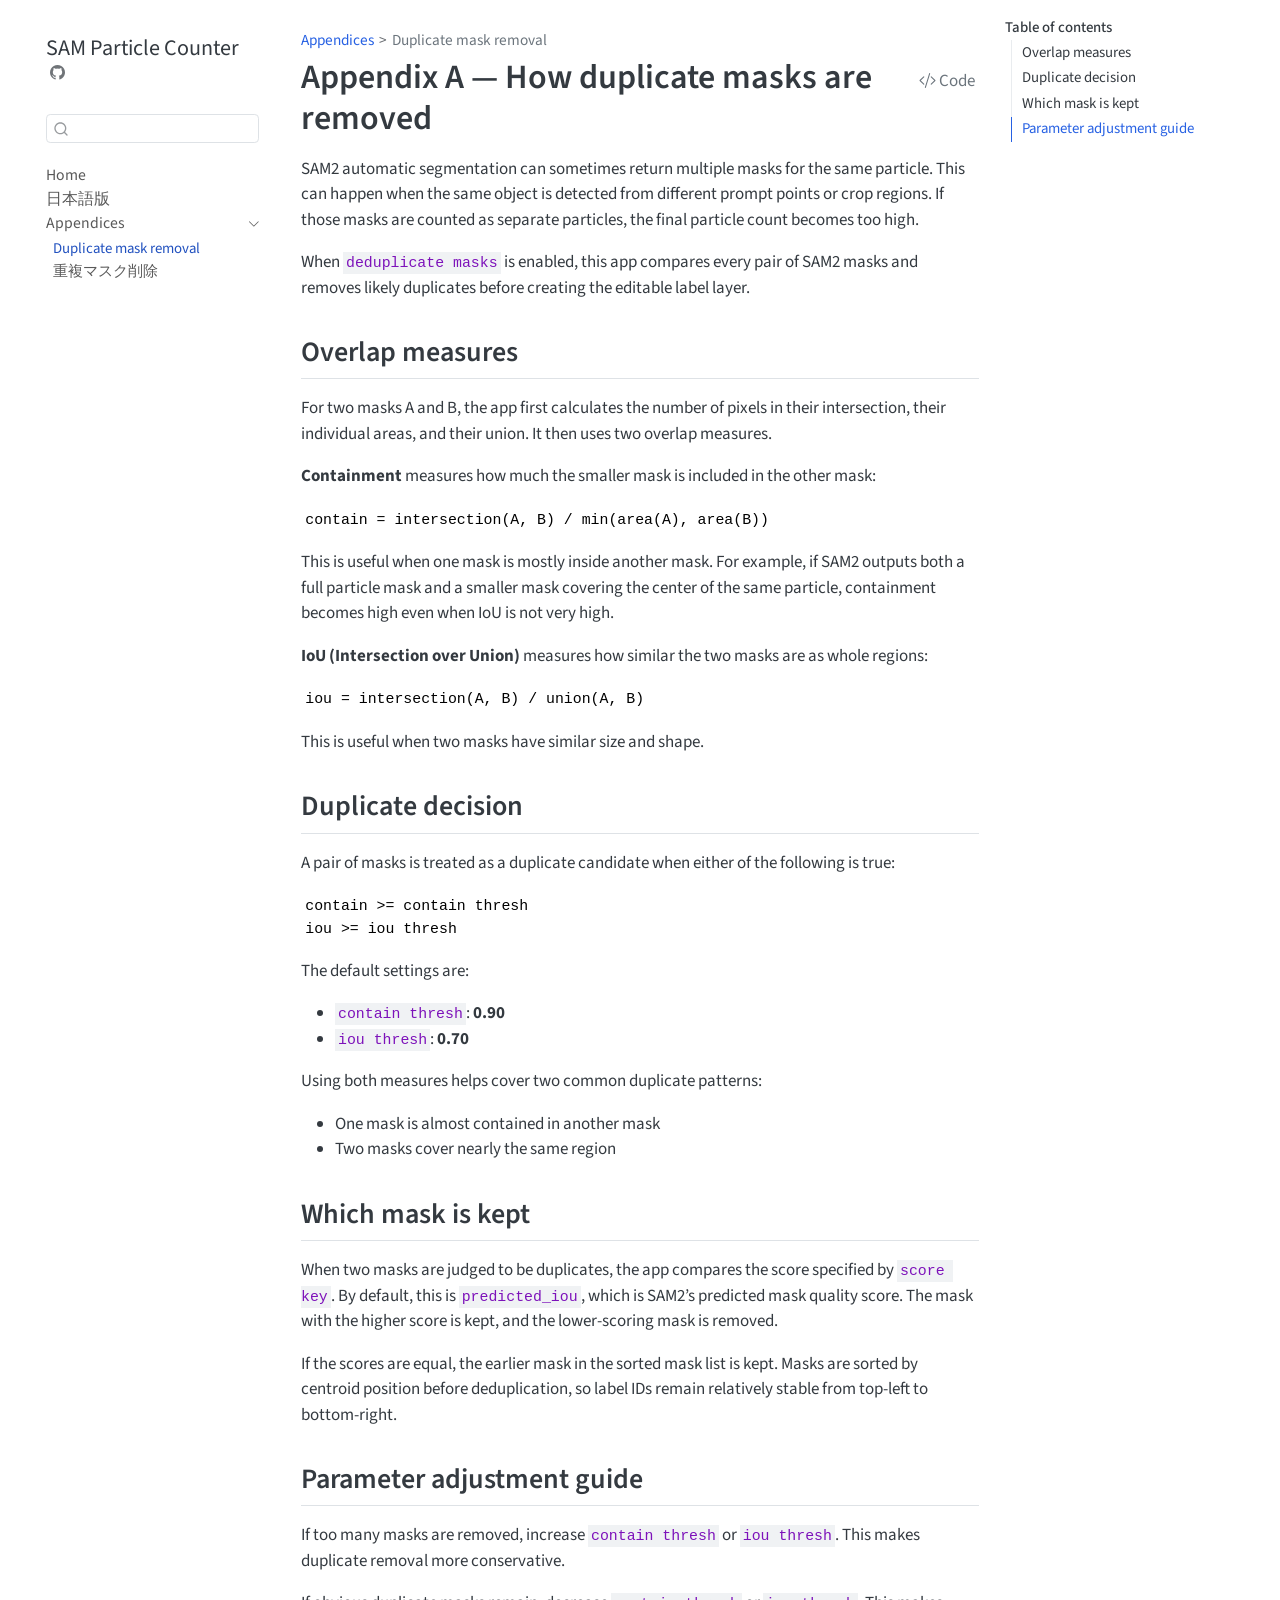
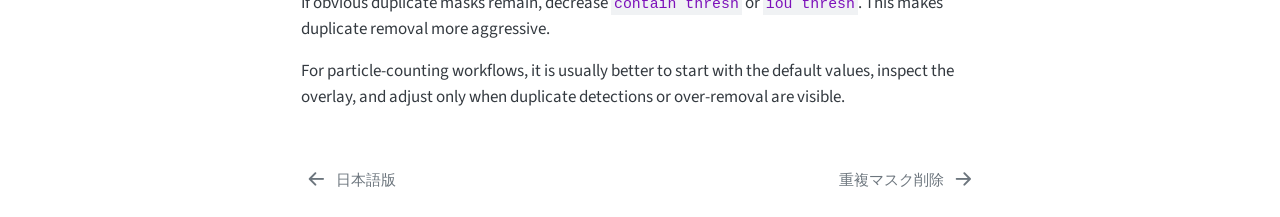
<file: docs/appendix.html>
<!DOCTYPE html>
<html xmlns="http://www.w3.org/1999/xhtml" lang="en" xml:lang="en"><head>

<meta charset="utf-8">
<meta name="generator" content="quarto-1.9.36">

<meta name="viewport" content="width=device-width, initial-scale=1.0, user-scalable=yes">


<title>Appendix A — How duplicate masks are removed – SAM Particle Counter</title>
<style>
/* Default styles provided by pandoc.
** See https://pandoc.org/MANUAL.html#variables-for-html for config info.
*/
code{white-space: pre-wrap;}
span.smallcaps{font-variant: small-caps;}
div.columns{display: flex; gap: min(4vw, 1.5em);}
div.column{flex: auto; overflow-x: auto;}
div.hanging-indent{margin-left: 1.5em; text-indent: -1.5em;}
ul.task-list{list-style: none;}
ul.task-list li input[type="checkbox"] {
  width: 0.8em;
  margin: 0 0.8em 0.2em -1em; /* quarto-specific, see https://github.com/quarto-dev/quarto-cli/issues/4556 */ 
  vertical-align: middle;
}
/* CSS for syntax highlighting */
html { -webkit-text-size-adjust: 100%; }
pre > code.sourceCode { white-space: pre; position: relative; }
pre > code.sourceCode > span { display: inline-block; line-height: 1.25; }
pre > code.sourceCode > span:empty { height: 1.2em; }
.sourceCode { overflow: visible; }
code.sourceCode > span { color: inherit; text-decoration: inherit; }
div.sourceCode { margin: 1em 0; }
pre.sourceCode { margin: 0; }
@media screen {
div.sourceCode { overflow: auto; }
}
@media print {
pre > code.sourceCode { white-space: pre-wrap; }
pre > code.sourceCode > span { text-indent: -5em; padding-left: 5em; }
}
pre.numberSource code
  { counter-reset: source-line 0; }
pre.numberSource code > span
  { position: relative; left: -4em; counter-increment: source-line; }
pre.numberSource code > span > a:first-child::before
  { content: counter(source-line);
    position: relative; left: -1em; text-align: right; vertical-align: baseline;
    border: none; display: inline-block;
    -webkit-touch-callout: none; -webkit-user-select: none;
    -khtml-user-select: none; -moz-user-select: none;
    -ms-user-select: none; user-select: none;
    padding: 0 4px; width: 4em;
  }
pre.numberSource { margin-left: 3em;  padding-left: 4px; }
div.sourceCode
  {   }
@media screen {
pre > code.sourceCode > span > a:first-child::before { text-decoration: underline; }
}
</style>


<script src="site_libs/quarto-nav/quarto-nav.js"></script>
<script src="site_libs/quarto-nav/headroom.min.js"></script>
<script src="site_libs/clipboard/clipboard.min.js"></script>
<script src="site_libs/quarto-search/autocomplete.umd.js"></script>
<script src="site_libs/quarto-search/fuse.min.js"></script>
<script src="site_libs/quarto-search/quarto-search.js"></script>
<meta name="quarto:offset" content="./">
<link href="./manual/appendix_ja.html" rel="next">
<link href="./manual/index_ja.html" rel="prev">
<script src="site_libs/quarto-html/quarto.js" type="module"></script>
<script src="site_libs/quarto-html/tabsets/tabsets.js" type="module"></script>
<script src="site_libs/quarto-html/popper.min.js"></script>
<script src="site_libs/quarto-html/tippy.umd.min.js"></script>
<script src="site_libs/quarto-html/anchor.min.js"></script>
<link href="site_libs/quarto-html/tippy.css" rel="stylesheet">
<link href="site_libs/quarto-html/quarto-syntax-highlighting-845c23b38eaddc0f92fda52bfe77a8c8.css" rel="stylesheet" id="quarto-text-highlighting-styles">
<script src="site_libs/bootstrap/bootstrap.min.js"></script>
<link href="site_libs/bootstrap/bootstrap-icons.css" rel="stylesheet">
<link href="site_libs/bootstrap/bootstrap-1c9137b7b1c0320e377730bf2be1742e.min.css" rel="stylesheet" append-hash="true" id="quarto-bootstrap" data-mode="light">
<script id="quarto-search-options" type="application/json">{
  "location": "sidebar",
  "copy-button": false,
  "collapse-after": 3,
  "panel-placement": "start",
  "type": "textbox",
  "limit": 50,
  "keyboard-shortcut": [
    "f",
    "/",
    "s"
  ],
  "show-item-context": false,
  "language": {
    "search-no-results-text": "No results",
    "search-matching-documents-text": "matching documents",
    "search-copy-link-title": "Copy link to search",
    "search-hide-matches-text": "Hide additional matches",
    "search-more-match-text": "more match in this document",
    "search-more-matches-text": "more matches in this document",
    "search-clear-button-title": "Clear",
    "search-text-placeholder": "",
    "search-detached-cancel-button-title": "Cancel",
    "search-submit-button-title": "Submit",
    "search-label": "Search"
  }
}</script>


</head>

<body class="nav-sidebar floating quarto-light">

<div id="quarto-search-results"></div>
  <header id="quarto-header" class="headroom fixed-top">
  <nav class="quarto-secondary-nav">
    <div class="container-fluid d-flex">
      <button type="button" class="quarto-btn-toggle btn" data-bs-toggle="collapse" role="button" data-bs-target=".quarto-sidebar-collapse-item" aria-controls="quarto-sidebar" aria-expanded="false" aria-label="Toggle sidebar navigation" onclick="if (window.quartoToggleHeadroom) { window.quartoToggleHeadroom(); }">
        <i class="bi bi-layout-text-sidebar-reverse"></i>
      </button>
        <nav class="quarto-page-breadcrumbs" aria-label="breadcrumb"><ol class="breadcrumb"><li class="breadcrumb-item"><a href="./appendix.html">Appendices</a></li><li class="breadcrumb-item"><a href="./appendix.html"><span class="chapter-title">Duplicate mask removal</span></a></li></ol></nav>
        <a class="flex-grow-1" role="navigation" data-bs-toggle="collapse" data-bs-target=".quarto-sidebar-collapse-item" aria-controls="quarto-sidebar" aria-expanded="false" aria-label="Toggle sidebar navigation" onclick="if (window.quartoToggleHeadroom) { window.quartoToggleHeadroom(); }">      
        </a>
      <button type="button" class="btn quarto-search-button" aria-label="Search" onclick="window.quartoOpenSearch();">
        <i class="bi bi-search"></i>
      </button>
    </div>
  </nav>
</header>
<!-- content -->
<div id="quarto-content" class="quarto-container page-columns page-rows-contents page-layout-article">
<!-- sidebar -->
  <nav id="quarto-sidebar" class="sidebar collapse collapse-horizontal quarto-sidebar-collapse-item sidebar-navigation floating overflow-auto">
    <div class="pt-lg-2 mt-2 text-left sidebar-header">
    <div class="sidebar-title mb-0 py-0">
      <a href="./">SAM Particle Counter</a> 
        <div class="sidebar-tools-main">
    <a href="https://github.com/maple60/sam-particle-counter" title="Source Code" class="quarto-navigation-tool px-1" aria-label="Source Code"><i class="bi bi-github"></i></a>
</div>
    </div>
      </div>
        <div class="mt-2 flex-shrink-0 align-items-center">
        <div class="sidebar-search">
        <div id="quarto-search" class="" title="Search"></div>
        </div>
        </div>
    <div class="sidebar-menu-container"> 
    <ul class="list-unstyled mt-1">
        <li class="sidebar-item">
  <div class="sidebar-item-container"> 
  <a href="./index.html" class="sidebar-item-text sidebar-link"><span class="chapter-title">Home</span></a>
  </div>
</li>
        <li class="sidebar-item">
  <div class="sidebar-item-container"> 
  <a href="./manual/index_ja.html" class="sidebar-item-text sidebar-link"><span class="chapter-title">日本語版</span></a>
  </div>
</li>
        <li class="sidebar-item sidebar-item-section">
      <div class="sidebar-item-container"> 
            <a class="sidebar-item-text sidebar-link text-start" data-bs-toggle="collapse" data-bs-target="#quarto-sidebar-section-1" role="navigation" aria-expanded="true">
 <span class="menu-text">Appendices</span></a>
          <a class="sidebar-item-toggle text-start" data-bs-toggle="collapse" data-bs-target="#quarto-sidebar-section-1" role="navigation" aria-expanded="true" aria-label="Toggle section">
            <i class="bi bi-chevron-right ms-2"></i>
          </a> 
      </div>
      <ul id="quarto-sidebar-section-1" class="collapse list-unstyled sidebar-section depth1 show">  
          <li class="sidebar-item">
  <div class="sidebar-item-container"> 
  <a href="./appendix.html" class="sidebar-item-text sidebar-link active"><span class="chapter-title">Duplicate mask removal</span></a>
  </div>
</li>
          <li class="sidebar-item">
  <div class="sidebar-item-container"> 
  <a href="./manual/appendix_ja.html" class="sidebar-item-text sidebar-link"><span class="chapter-title">重複マスク削除</span></a>
  </div>
</li>
      </ul>
  </li>
    </ul>
    </div>
</nav>
<div id="quarto-sidebar-glass" class="quarto-sidebar-collapse-item" data-bs-toggle="collapse" data-bs-target=".quarto-sidebar-collapse-item"></div>
<!-- margin-sidebar -->
    <div id="quarto-margin-sidebar" class="sidebar margin-sidebar">
        <nav id="TOC" role="doc-toc" class="toc-active">
    <h2 id="toc-title">Table of contents</h2>
   
  <ul>
  <li><a href="#overlap-measures" id="toc-overlap-measures" class="nav-link active" data-scroll-target="#overlap-measures">Overlap measures</a></li>
  <li><a href="#duplicate-decision" id="toc-duplicate-decision" class="nav-link" data-scroll-target="#duplicate-decision">Duplicate decision</a></li>
  <li><a href="#which-mask-is-kept" id="toc-which-mask-is-kept" class="nav-link" data-scroll-target="#which-mask-is-kept">Which mask is kept</a></li>
  <li><a href="#parameter-adjustment-guide" id="toc-parameter-adjustment-guide" class="nav-link" data-scroll-target="#parameter-adjustment-guide">Parameter adjustment guide</a></li>
  </ul>
</nav>
    </div>
<!-- main -->
<main class="content" id="quarto-document-content">

<header id="title-block-header" class="quarto-title-block default"><nav class="quarto-page-breadcrumbs quarto-title-breadcrumbs d-none d-lg-block" aria-label="breadcrumb"><ol class="breadcrumb"><li class="breadcrumb-item"><a href="./appendix.html">Appendices</a></li><li class="breadcrumb-item"><a href="./appendix.html"><span class="chapter-title">Duplicate mask removal</span></a></li></ol></nav>
<div class="quarto-title">
<div class="quarto-title-block"><div><h1 class="title">Appendix A — How duplicate masks are removed</h1><button type="button" class="btn code-tools-button" id="quarto-code-tools-source"><i class="bi"></i> Code</button></div></div>
</div>



<div class="quarto-title-meta">

    
  
    
  </div>
  


</header>


<p>SAM2 automatic segmentation can sometimes return multiple masks for the same particle. This can happen when the same object is detected from different prompt points or crop regions. If those masks are counted as separate particles, the final particle count becomes too high.</p>
<p>When <code>deduplicate masks</code> is enabled, this app compares every pair of SAM2 masks and removes likely duplicates before creating the editable label layer.</p>
<section id="overlap-measures" class="level2">
<h2 class="anchored" data-anchor-id="overlap-measures">Overlap measures</h2>
<p>For two masks A and B, the app first calculates the number of pixels in their intersection, their individual areas, and their union. It then uses two overlap measures.</p>
<p><strong>Containment</strong> measures how much the smaller mask is included in the other mask:</p>
<pre class="text"><code>contain = intersection(A, B) / min(area(A), area(B))</code></pre>
<p>This is useful when one mask is mostly inside another mask. For example, if SAM2 outputs both a full particle mask and a smaller mask covering the center of the same particle, containment becomes high even when IoU is not very high.</p>
<p><strong>IoU (Intersection over Union)</strong> measures how similar the two masks are as whole regions:</p>
<pre class="text"><code>iou = intersection(A, B) / union(A, B)</code></pre>
<p>This is useful when two masks have similar size and shape.</p>
</section>
<section id="duplicate-decision" class="level2">
<h2 class="anchored" data-anchor-id="duplicate-decision">Duplicate decision</h2>
<p>A pair of masks is treated as a duplicate candidate when either of the following is true:</p>
<pre class="text"><code>contain &gt;= contain thresh
iou &gt;= iou thresh</code></pre>
<p>The default settings are:</p>
<ul>
<li><code>contain thresh</code>: <strong>0.90</strong></li>
<li><code>iou thresh</code>: <strong>0.70</strong></li>
</ul>
<p>Using both measures helps cover two common duplicate patterns:</p>
<ul>
<li>One mask is almost contained in another mask</li>
<li>Two masks cover nearly the same region</li>
</ul>
</section>
<section id="which-mask-is-kept" class="level2">
<h2 class="anchored" data-anchor-id="which-mask-is-kept">Which mask is kept</h2>
<p>When two masks are judged to be duplicates, the app compares the score specified by <code>score key</code>. By default, this is <code>predicted_iou</code>, which is SAM2’s predicted mask quality score. The mask with the higher score is kept, and the lower-scoring mask is removed.</p>
<p>If the scores are equal, the earlier mask in the sorted mask list is kept. Masks are sorted by centroid position before deduplication, so label IDs remain relatively stable from top-left to bottom-right.</p>
</section>
<section id="parameter-adjustment-guide" class="level2">
<h2 class="anchored" data-anchor-id="parameter-adjustment-guide">Parameter adjustment guide</h2>
<p>If too many masks are removed, increase <code>contain thresh</code> or <code>iou thresh</code>. This makes duplicate removal more conservative.</p>
<p>If obvious duplicate masks remain, decrease <code>contain thresh</code> or <code>iou thresh</code>. This makes duplicate removal more aggressive.</p>
<p>For particle-counting workflows, it is usually better to start with the default values, inspect the overlay, and adjust only when duplicate detections or over-removal are visible.</p>


<!-- -->

</section>

</main> <!-- /main -->
<script id="quarto-html-after-body" type="application/javascript">
  window.document.addEventListener("DOMContentLoaded", function (event) {
    const icon = "";
    const anchorJS = new window.AnchorJS();
    anchorJS.options = {
      placement: 'right',
      icon: icon
    };
    anchorJS.add('.anchored');
    const isCodeAnnotation = (el) => {
      for (const clz of el.classList) {
        if (clz.startsWith('code-annotation-')) {                     
          return true;
        }
      }
      return false;
    }
    const onCopySuccess = function(e) {
      // button target
      const button = e.trigger;
      // don't keep focus
      button.blur();
      // flash "checked"
      button.classList.add('code-copy-button-checked');
      var currentTitle = button.getAttribute("title");
      button.setAttribute("title", "Copied!");
      let tooltip;
      if (window.bootstrap) {
        button.setAttribute("data-bs-toggle", "tooltip");
        button.setAttribute("data-bs-placement", "left");
        button.setAttribute("data-bs-title", "Copied!");
        tooltip = new bootstrap.Tooltip(button, 
          { trigger: "manual", 
            customClass: "code-copy-button-tooltip",
            offset: [0, -8]});
        tooltip.show();    
      }
      setTimeout(function() {
        if (tooltip) {
          tooltip.hide();
          button.removeAttribute("data-bs-title");
          button.removeAttribute("data-bs-toggle");
          button.removeAttribute("data-bs-placement");
        }
        button.setAttribute("title", currentTitle);
        button.classList.remove('code-copy-button-checked');
      }, 1000);
      // clear code selection
      e.clearSelection();
    }
    const getTextToCopy = function(trigger) {
      const outerScaffold = trigger.parentElement.cloneNode(true);
      const codeEl = outerScaffold.querySelector('code');
      for (const childEl of codeEl.children) {
        if (isCodeAnnotation(childEl)) {
          childEl.remove();
        }
      }
      return codeEl.innerText;
    }
    const clipboard = new window.ClipboardJS('.code-copy-button:not([data-in-quarto-modal])', {
      text: getTextToCopy
    });
    clipboard.on('success', onCopySuccess);
    if (window.document.getElementById('quarto-embedded-source-code-modal')) {
      const clipboardModal = new window.ClipboardJS('.code-copy-button[data-in-quarto-modal]', {
        text: getTextToCopy,
        container: window.document.getElementById('quarto-embedded-source-code-modal')
      });
      clipboardModal.on('success', onCopySuccess);
    }
    const viewSource = window.document.getElementById('quarto-view-source') ||
                       window.document.getElementById('quarto-code-tools-source');
    if (viewSource) {
      const sourceUrl = viewSource.getAttribute("data-quarto-source-url");
      viewSource.addEventListener("click", function(e) {
        if (sourceUrl) {
          // rstudio viewer pane
          if (/\bcapabilities=\b/.test(window.location)) {
            window.open(sourceUrl);
          } else {
            window.location.href = sourceUrl;
          }
        } else {
          const modal = new bootstrap.Modal(document.getElementById('quarto-embedded-source-code-modal'));
          modal.show();
        }
        return false;
      });
    }
    function toggleCodeHandler(show) {
      return function(e) {
        const detailsSrc = window.document.querySelectorAll(".cell > details > .sourceCode");
        for (let i=0; i<detailsSrc.length; i++) {
          const details = detailsSrc[i].parentElement;
          if (show) {
            details.open = true;
          } else {
            details.removeAttribute("open");
          }
        }
        const cellCodeDivs = window.document.querySelectorAll(".cell > .sourceCode");
        const fromCls = show ? "hidden" : "unhidden";
        const toCls = show ? "unhidden" : "hidden";
        for (let i=0; i<cellCodeDivs.length; i++) {
          const codeDiv = cellCodeDivs[i];
          if (codeDiv.classList.contains(fromCls)) {
            codeDiv.classList.remove(fromCls);
            codeDiv.classList.add(toCls);
          } 
        }
        return false;
      }
    }
    const hideAllCode = window.document.getElementById("quarto-hide-all-code");
    if (hideAllCode) {
      hideAllCode.addEventListener("click", toggleCodeHandler(false));
    }
    const showAllCode = window.document.getElementById("quarto-show-all-code");
    if (showAllCode) {
      showAllCode.addEventListener("click", toggleCodeHandler(true));
    }
      var localhostRegex = new RegExp(/^(?:http|https):\/\/localhost\:?[0-9]*\//);
      var mailtoRegex = new RegExp(/^mailto:/);
        var filterRegex = new RegExp('/' + window.location.host + '/');
      var isInternal = (href) => {
          return filterRegex.test(href) || localhostRegex.test(href) || mailtoRegex.test(href);
      }
      // Inspect non-navigation links and adorn them if external
     var links = window.document.querySelectorAll('a[href]:not(.nav-link):not(.navbar-brand):not(.toc-action):not(.sidebar-link):not(.sidebar-item-toggle):not(.pagination-link):not(.no-external):not([aria-hidden]):not(.dropdown-item):not(.quarto-navigation-tool):not(.about-link)');
      for (var i=0; i<links.length; i++) {
        const link = links[i];
        if (!isInternal(link.href)) {
          // undo the damage that might have been done by quarto-nav.js in the case of
          // links that we want to consider external
          if (link.dataset.originalHref !== undefined) {
            link.href = link.dataset.originalHref;
          }
        }
      }
    function tippyHover(el, contentFn, onTriggerFn, onUntriggerFn) {
      const config = {
        allowHTML: true,
        maxWidth: 500,
        delay: 100,
        arrow: false,
        appendTo: function(el) {
            return el.parentElement;
        },
        interactive: true,
        interactiveBorder: 10,
        theme: 'quarto',
        placement: 'bottom-start',
      };
      if (contentFn) {
        config.content = contentFn;
      }
      if (onTriggerFn) {
        config.onTrigger = onTriggerFn;
      }
      if (onUntriggerFn) {
        config.onUntrigger = onUntriggerFn;
      }
      window.tippy(el, config); 
    }
    const noterefs = window.document.querySelectorAll('a[role="doc-noteref"]');
    for (var i=0; i<noterefs.length; i++) {
      const ref = noterefs[i];
      tippyHover(ref, function() {
        // use id or data attribute instead here
        let href = ref.getAttribute('data-footnote-href') || ref.getAttribute('href');
        try { href = new URL(href).hash; } catch {}
        const id = href.replace(/^#\/?/, "");
        const note = window.document.getElementById(id);
        if (note) {
          return note.innerHTML;
        } else {
          return "";
        }
      });
    }
    const xrefs = window.document.querySelectorAll('a.quarto-xref');
    const processXRef = (id, note) => {
      // Strip column container classes
      const stripColumnClz = (el) => {
        el.classList.remove("page-full", "page-columns");
        if (el.children) {
          for (const child of el.children) {
            stripColumnClz(child);
          }
        }
      }
      stripColumnClz(note)
      if (id === null || id.startsWith('sec-')) {
        // Special case sections, only their first couple elements
        const container = document.createElement("div");
        if (note.children && note.children.length > 2) {
          container.appendChild(note.children[0].cloneNode(true));
          for (let i = 1; i < note.children.length; i++) {
            const child = note.children[i];
            if (child.tagName === "P" && child.innerText === "") {
              continue;
            } else {
              container.appendChild(child.cloneNode(true));
              break;
            }
          }
          if (window.Quarto?.typesetMath) {
            window.Quarto.typesetMath(container);
          }
          return container.innerHTML
        } else {
          if (window.Quarto?.typesetMath) {
            window.Quarto.typesetMath(note);
          }
          return note.innerHTML;
        }
      } else {
        // Remove any anchor links if they are present
        const anchorLink = note.querySelector('a.anchorjs-link');
        if (anchorLink) {
          anchorLink.remove();
        }
        if (window.Quarto?.typesetMath) {
          window.Quarto.typesetMath(note);
        }
        if (note.classList.contains("callout")) {
          return note.outerHTML;
        } else {
          return note.innerHTML;
        }
      }
    }
    for (var i=0; i<xrefs.length; i++) {
      const xref = xrefs[i];
      tippyHover(xref, undefined, function(instance) {
        instance.disable();
        let url = xref.getAttribute('href');
        let hash = undefined; 
        if (url.startsWith('#')) {
          hash = url;
        } else {
          try { hash = new URL(url).hash; } catch {}
        }
        if (hash) {
          const id = hash.replace(/^#\/?/, "");
          const note = window.document.getElementById(id);
          if (note !== null) {
            try {
              const html = processXRef(id, note.cloneNode(true));
              instance.setContent(html);
            } finally {
              instance.enable();
              instance.show();
            }
          } else {
            // See if we can fetch this
            fetch(url.split('#')[0])
            .then(res => res.text())
            .then(html => {
              const parser = new DOMParser();
              const htmlDoc = parser.parseFromString(html, "text/html");
              const note = htmlDoc.getElementById(id);
              if (note !== null) {
                const html = processXRef(id, note);
                instance.setContent(html);
              } 
            }).finally(() => {
              instance.enable();
              instance.show();
            });
          }
        } else {
          // See if we can fetch a full url (with no hash to target)
          // This is a special case and we should probably do some content thinning / targeting
          fetch(url)
          .then(res => res.text())
          .then(html => {
            const parser = new DOMParser();
            const htmlDoc = parser.parseFromString(html, "text/html");
            const note = htmlDoc.querySelector('main.content');
            if (note !== null) {
              // This should only happen for chapter cross references
              // (since there is no id in the URL)
              // remove the first header
              if (note.children.length > 0 && note.children[0].tagName === "HEADER") {
                note.children[0].remove();
              }
              const html = processXRef(null, note);
              instance.setContent(html);
            } 
          }).finally(() => {
            instance.enable();
            instance.show();
          });
        }
      }, function(instance) {
      });
    }
        let selectedAnnoteEl;
        const selectorForAnnotation = ( cell, annotation) => {
          let cellAttr = 'data-code-cell="' + cell + '"';
          let lineAttr = 'data-code-annotation="' +  annotation + '"';
          const selector = 'span[' + cellAttr + '][' + lineAttr + ']';
          return selector;
        }
        const selectCodeLines = (annoteEl) => {
          const doc = window.document;
          const targetCell = annoteEl.getAttribute("data-target-cell");
          const targetAnnotation = annoteEl.getAttribute("data-target-annotation");
          const annoteSpan = window.document.querySelector(selectorForAnnotation(targetCell, targetAnnotation));
          const lines = annoteSpan.getAttribute("data-code-lines").split(",");
          const lineIds = lines.map((line) => {
            return targetCell + "-" + line;
          })
          let top = null;
          let height = null;
          let parent = null;
          if (lineIds.length > 0) {
              //compute the position of the single el (top and bottom and make a div)
              const el = window.document.getElementById(lineIds[0]);
              top = el.offsetTop;
              height = el.offsetHeight;
              parent = el.parentElement.parentElement;
            if (lineIds.length > 1) {
              const lastEl = window.document.getElementById(lineIds[lineIds.length - 1]);
              const bottom = lastEl.offsetTop + lastEl.offsetHeight;
              height = bottom - top;
            }
            if (top !== null && height !== null && parent !== null) {
              // cook up a div (if necessary) and position it 
              let div = window.document.getElementById("code-annotation-line-highlight");
              if (div === null) {
                div = window.document.createElement("div");
                div.setAttribute("id", "code-annotation-line-highlight");
                div.style.position = 'absolute';
                parent.appendChild(div);
              }
              div.style.top = top - 2 + "px";
              div.style.height = height + 4 + "px";
              div.style.left = 0;
              let gutterDiv = window.document.getElementById("code-annotation-line-highlight-gutter");
              if (gutterDiv === null) {
                gutterDiv = window.document.createElement("div");
                gutterDiv.setAttribute("id", "code-annotation-line-highlight-gutter");
                gutterDiv.style.position = 'absolute';
                const codeCell = window.document.getElementById(targetCell);
                const gutter = codeCell.querySelector('.code-annotation-gutter');
                gutter.appendChild(gutterDiv);
              }
              gutterDiv.style.top = top - 2 + "px";
              gutterDiv.style.height = height + 4 + "px";
            }
            selectedAnnoteEl = annoteEl;
          }
        };
        const unselectCodeLines = () => {
          const elementsIds = ["code-annotation-line-highlight", "code-annotation-line-highlight-gutter"];
          elementsIds.forEach((elId) => {
            const div = window.document.getElementById(elId);
            if (div) {
              div.remove();
            }
          });
          selectedAnnoteEl = undefined;
        };
          // Handle positioning of the toggle
      window.addEventListener(
        "resize",
        throttle(() => {
          elRect = undefined;
          if (selectedAnnoteEl) {
            selectCodeLines(selectedAnnoteEl);
          }
        }, 10)
      );
      function throttle(fn, ms) {
      let throttle = false;
      let timer;
        return (...args) => {
          if(!throttle) { // first call gets through
              fn.apply(this, args);
              throttle = true;
          } else { // all the others get throttled
              if(timer) clearTimeout(timer); // cancel #2
              timer = setTimeout(() => {
                fn.apply(this, args);
                timer = throttle = false;
              }, ms);
          }
        };
      }
        // Attach click handler to the DT
        const annoteDls = window.document.querySelectorAll('dt[data-target-cell]');
        for (const annoteDlNode of annoteDls) {
          annoteDlNode.addEventListener('click', (event) => {
            const clickedEl = event.target;
            if (clickedEl !== selectedAnnoteEl) {
              unselectCodeLines();
              const activeEl = window.document.querySelector('dt[data-target-cell].code-annotation-active');
              if (activeEl) {
                activeEl.classList.remove('code-annotation-active');
              }
              selectCodeLines(clickedEl);
              clickedEl.classList.add('code-annotation-active');
            } else {
              // Unselect the line
              unselectCodeLines();
              clickedEl.classList.remove('code-annotation-active');
            }
          });
        }
    const findCites = (el) => {
      const parentEl = el.parentElement;
      if (parentEl) {
        const cites = parentEl.dataset.cites;
        if (cites) {
          return {
            el,
            cites: cites.split(' ')
          };
        } else {
          return findCites(el.parentElement)
        }
      } else {
        return undefined;
      }
    };
    var bibliorefs = window.document.querySelectorAll('a[role="doc-biblioref"]');
    for (var i=0; i<bibliorefs.length; i++) {
      const ref = bibliorefs[i];
      const citeInfo = findCites(ref);
      if (citeInfo) {
        tippyHover(citeInfo.el, function() {
          var popup = window.document.createElement('div');
          citeInfo.cites.forEach(function(cite) {
            var citeDiv = window.document.createElement('div');
            citeDiv.classList.add('hanging-indent');
            citeDiv.classList.add('csl-entry');
            var biblioDiv = window.document.getElementById('ref-' + cite);
            if (biblioDiv) {
              citeDiv.innerHTML = biblioDiv.innerHTML;
            }
            popup.appendChild(citeDiv);
          });
          return popup.innerHTML;
        });
      }
    }
  });
  </script>
<nav class="page-navigation">
  <div class="nav-page nav-page-previous">
      <a href="./manual/index_ja.html" class="pagination-link" aria-label="日本語版">
        <i class="bi bi-arrow-left-short"></i> <span class="nav-page-text"><span class="chapter-title">日本語版</span></span>
      </a>          
  </div>
  <div class="nav-page nav-page-next">
      <a href="./manual/appendix_ja.html" class="pagination-link" aria-label="重複マスク削除">
        <span class="nav-page-text"><span class="chapter-title">重複マスク削除</span></span> <i class="bi bi-arrow-right-short"></i>
      </a>
  </div>
</nav><div class="modal fade" id="quarto-embedded-source-code-modal" tabindex="-1" aria-labelledby="quarto-embedded-source-code-modal-label" aria-hidden="true"><div class="modal-dialog modal-dialog-scrollable"><div class="modal-content"><div class="modal-header"><h5 class="modal-title" id="quarto-embedded-source-code-modal-label">Source Code</h5><button class="btn-close" data-bs-dismiss="modal"></button></div><div class="modal-body"><div class="">
<div class="code-copy-outer-scaffold"><div class="sourceCode" id="cb4" data-shortcodes="false"><pre class="sourceCode markdown code-with-copy"><code class="sourceCode markdown"><span id="cb4-1"><a href="#cb4-1" aria-hidden="true" tabindex="-1"></a><span class="co">---</span></span>
<span id="cb4-2"><a href="#cb4-2" aria-hidden="true" tabindex="-1"></a><span class="an">title:</span><span class="co"> "How duplicate masks are removed"</span></span>
<span id="cb4-3"><a href="#cb4-3" aria-hidden="true" tabindex="-1"></a><span class="co">---</span></span>
<span id="cb4-4"><a href="#cb4-4" aria-hidden="true" tabindex="-1"></a></span>
<span id="cb4-5"><a href="#cb4-5" aria-hidden="true" tabindex="-1"></a>SAM2 automatic segmentation can sometimes return multiple masks for the same particle.</span>
<span id="cb4-6"><a href="#cb4-6" aria-hidden="true" tabindex="-1"></a>This can happen when the same object is detected from different prompt points or crop regions.</span>
<span id="cb4-7"><a href="#cb4-7" aria-hidden="true" tabindex="-1"></a>If those masks are counted as separate particles, the final particle count becomes too high.</span>
<span id="cb4-8"><a href="#cb4-8" aria-hidden="true" tabindex="-1"></a></span>
<span id="cb4-9"><a href="#cb4-9" aria-hidden="true" tabindex="-1"></a>When <span class="in">`deduplicate masks`</span> is enabled, this app compares every pair of SAM2 masks and removes likely duplicates before creating the editable label layer.</span>
<span id="cb4-10"><a href="#cb4-10" aria-hidden="true" tabindex="-1"></a></span>
<span id="cb4-11"><a href="#cb4-11" aria-hidden="true" tabindex="-1"></a><span class="fu">## Overlap measures</span></span>
<span id="cb4-12"><a href="#cb4-12" aria-hidden="true" tabindex="-1"></a></span>
<span id="cb4-13"><a href="#cb4-13" aria-hidden="true" tabindex="-1"></a>For two masks A and B, the app first calculates the number of pixels in their intersection, their individual areas, and their union.</span>
<span id="cb4-14"><a href="#cb4-14" aria-hidden="true" tabindex="-1"></a>It then uses two overlap measures.</span>
<span id="cb4-15"><a href="#cb4-15" aria-hidden="true" tabindex="-1"></a></span>
<span id="cb4-16"><a href="#cb4-16" aria-hidden="true" tabindex="-1"></a>**Containment** measures how much the smaller mask is included in the other mask:</span>
<span id="cb4-17"><a href="#cb4-17" aria-hidden="true" tabindex="-1"></a></span>
<span id="cb4-18"><a href="#cb4-18" aria-hidden="true" tabindex="-1"></a><span class="in">```text</span></span>
<span id="cb4-19"><a href="#cb4-19" aria-hidden="true" tabindex="-1"></a><span class="in">contain = intersection(A, B) / min(area(A), area(B))</span></span>
<span id="cb4-20"><a href="#cb4-20" aria-hidden="true" tabindex="-1"></a><span class="in">```</span></span>
<span id="cb4-21"><a href="#cb4-21" aria-hidden="true" tabindex="-1"></a></span>
<span id="cb4-22"><a href="#cb4-22" aria-hidden="true" tabindex="-1"></a>This is useful when one mask is mostly inside another mask.</span>
<span id="cb4-23"><a href="#cb4-23" aria-hidden="true" tabindex="-1"></a>For example, if SAM2 outputs both a full particle mask and a smaller mask covering the center of the same particle, containment becomes high even when IoU is not very high.</span>
<span id="cb4-24"><a href="#cb4-24" aria-hidden="true" tabindex="-1"></a></span>
<span id="cb4-25"><a href="#cb4-25" aria-hidden="true" tabindex="-1"></a>**IoU (Intersection over Union)** measures how similar the two masks are as whole regions:</span>
<span id="cb4-26"><a href="#cb4-26" aria-hidden="true" tabindex="-1"></a></span>
<span id="cb4-27"><a href="#cb4-27" aria-hidden="true" tabindex="-1"></a><span class="in">```text</span></span>
<span id="cb4-28"><a href="#cb4-28" aria-hidden="true" tabindex="-1"></a><span class="in">iou = intersection(A, B) / union(A, B)</span></span>
<span id="cb4-29"><a href="#cb4-29" aria-hidden="true" tabindex="-1"></a><span class="in">```</span></span>
<span id="cb4-30"><a href="#cb4-30" aria-hidden="true" tabindex="-1"></a></span>
<span id="cb4-31"><a href="#cb4-31" aria-hidden="true" tabindex="-1"></a>This is useful when two masks have similar size and shape.</span>
<span id="cb4-32"><a href="#cb4-32" aria-hidden="true" tabindex="-1"></a></span>
<span id="cb4-33"><a href="#cb4-33" aria-hidden="true" tabindex="-1"></a><span class="fu">## Duplicate decision</span></span>
<span id="cb4-34"><a href="#cb4-34" aria-hidden="true" tabindex="-1"></a></span>
<span id="cb4-35"><a href="#cb4-35" aria-hidden="true" tabindex="-1"></a>A pair of masks is treated as a duplicate candidate when either of the following is true:</span>
<span id="cb4-36"><a href="#cb4-36" aria-hidden="true" tabindex="-1"></a></span>
<span id="cb4-37"><a href="#cb4-37" aria-hidden="true" tabindex="-1"></a><span class="in">```text</span></span>
<span id="cb4-38"><a href="#cb4-38" aria-hidden="true" tabindex="-1"></a><span class="in">contain &gt;= contain thresh</span></span>
<span id="cb4-39"><a href="#cb4-39" aria-hidden="true" tabindex="-1"></a><span class="in">iou &gt;= iou thresh</span></span>
<span id="cb4-40"><a href="#cb4-40" aria-hidden="true" tabindex="-1"></a><span class="in">```</span></span>
<span id="cb4-41"><a href="#cb4-41" aria-hidden="true" tabindex="-1"></a></span>
<span id="cb4-42"><a href="#cb4-42" aria-hidden="true" tabindex="-1"></a>The default settings are:</span>
<span id="cb4-43"><a href="#cb4-43" aria-hidden="true" tabindex="-1"></a></span>
<span id="cb4-44"><a href="#cb4-44" aria-hidden="true" tabindex="-1"></a><span class="ss">- </span><span class="in">`contain thresh`</span>: **0.90**</span>
<span id="cb4-45"><a href="#cb4-45" aria-hidden="true" tabindex="-1"></a><span class="ss">- </span><span class="in">`iou thresh`</span>: **0.70**</span>
<span id="cb4-46"><a href="#cb4-46" aria-hidden="true" tabindex="-1"></a></span>
<span id="cb4-47"><a href="#cb4-47" aria-hidden="true" tabindex="-1"></a>Using both measures helps cover two common duplicate patterns:</span>
<span id="cb4-48"><a href="#cb4-48" aria-hidden="true" tabindex="-1"></a></span>
<span id="cb4-49"><a href="#cb4-49" aria-hidden="true" tabindex="-1"></a><span class="ss">- </span>One mask is almost contained in another mask</span>
<span id="cb4-50"><a href="#cb4-50" aria-hidden="true" tabindex="-1"></a><span class="ss">- </span>Two masks cover nearly the same region</span>
<span id="cb4-51"><a href="#cb4-51" aria-hidden="true" tabindex="-1"></a></span>
<span id="cb4-52"><a href="#cb4-52" aria-hidden="true" tabindex="-1"></a><span class="fu">## Which mask is kept</span></span>
<span id="cb4-53"><a href="#cb4-53" aria-hidden="true" tabindex="-1"></a></span>
<span id="cb4-54"><a href="#cb4-54" aria-hidden="true" tabindex="-1"></a>When two masks are judged to be duplicates, the app compares the score specified by <span class="in">`score key`</span>.</span>
<span id="cb4-55"><a href="#cb4-55" aria-hidden="true" tabindex="-1"></a>By default, this is <span class="in">`predicted_iou`</span>, which is SAM2's predicted mask quality score.</span>
<span id="cb4-56"><a href="#cb4-56" aria-hidden="true" tabindex="-1"></a>The mask with the higher score is kept, and the lower-scoring mask is removed.</span>
<span id="cb4-57"><a href="#cb4-57" aria-hidden="true" tabindex="-1"></a></span>
<span id="cb4-58"><a href="#cb4-58" aria-hidden="true" tabindex="-1"></a>If the scores are equal, the earlier mask in the sorted mask list is kept.</span>
<span id="cb4-59"><a href="#cb4-59" aria-hidden="true" tabindex="-1"></a>Masks are sorted by centroid position before deduplication, so label IDs remain relatively stable from top-left to bottom-right.</span>
<span id="cb4-60"><a href="#cb4-60" aria-hidden="true" tabindex="-1"></a></span>
<span id="cb4-61"><a href="#cb4-61" aria-hidden="true" tabindex="-1"></a><span class="fu">## Parameter adjustment guide</span></span>
<span id="cb4-62"><a href="#cb4-62" aria-hidden="true" tabindex="-1"></a></span>
<span id="cb4-63"><a href="#cb4-63" aria-hidden="true" tabindex="-1"></a>If too many masks are removed, increase <span class="in">`contain thresh`</span> or <span class="in">`iou thresh`</span>.</span>
<span id="cb4-64"><a href="#cb4-64" aria-hidden="true" tabindex="-1"></a>This makes duplicate removal more conservative.</span>
<span id="cb4-65"><a href="#cb4-65" aria-hidden="true" tabindex="-1"></a></span>
<span id="cb4-66"><a href="#cb4-66" aria-hidden="true" tabindex="-1"></a>If obvious duplicate masks remain, decrease <span class="in">`contain thresh`</span> or <span class="in">`iou thresh`</span>.</span>
<span id="cb4-67"><a href="#cb4-67" aria-hidden="true" tabindex="-1"></a>This makes duplicate removal more aggressive.</span>
<span id="cb4-68"><a href="#cb4-68" aria-hidden="true" tabindex="-1"></a></span>
<span id="cb4-69"><a href="#cb4-69" aria-hidden="true" tabindex="-1"></a>For particle-counting workflows, it is usually better to start with the default values, inspect the overlay, and adjust only when duplicate detections or over-removal are visible.</span></code></pre></div><button title="Copy to Clipboard" class="code-copy-button" data-in-quarto-modal=""><i class="bi"></i></button></div>
</div></div></div></div></div>
</div> <!-- /content -->




</body></html>
</file>
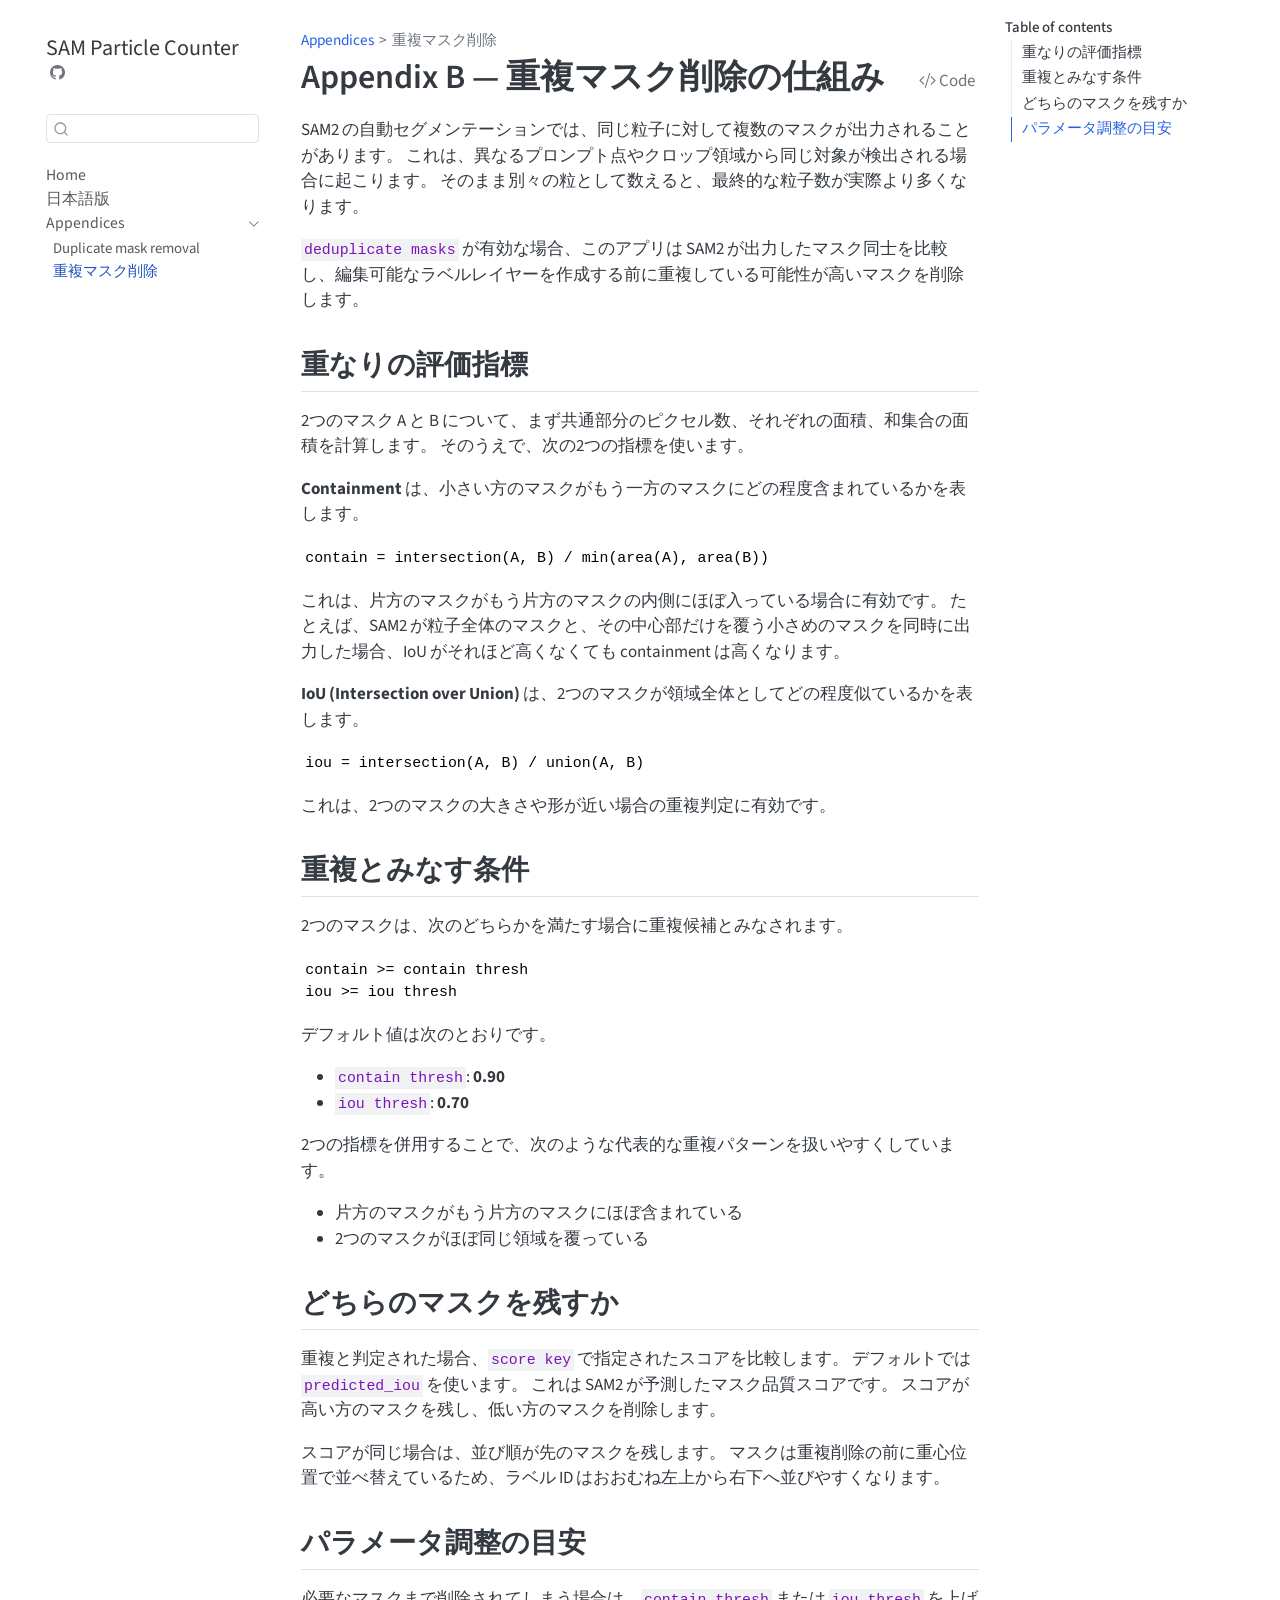
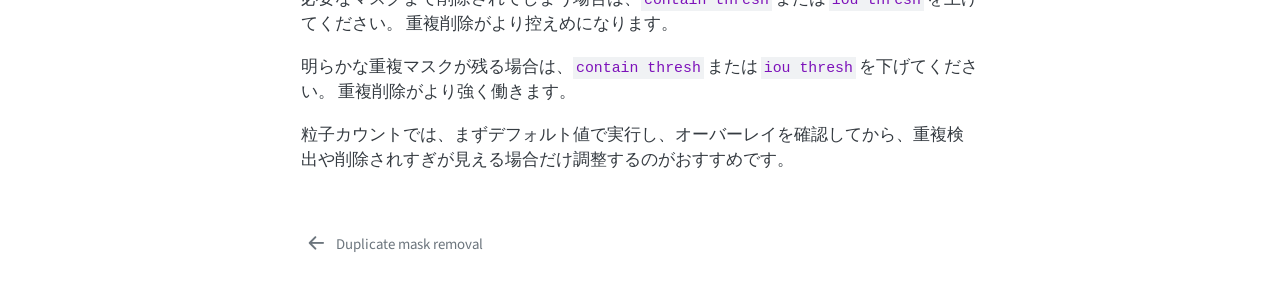
<file: docs/manual/appendix_ja.html>
<!DOCTYPE html>
<html xmlns="http://www.w3.org/1999/xhtml" lang="en" xml:lang="en"><head>

<meta charset="utf-8">
<meta name="generator" content="quarto-1.9.36">

<meta name="viewport" content="width=device-width, initial-scale=1.0, user-scalable=yes">


<title>Appendix B — 重複マスク削除の仕組み – SAM Particle Counter</title>
<style>
/* Default styles provided by pandoc.
** See https://pandoc.org/MANUAL.html#variables-for-html for config info.
*/
code{white-space: pre-wrap;}
span.smallcaps{font-variant: small-caps;}
div.columns{display: flex; gap: min(4vw, 1.5em);}
div.column{flex: auto; overflow-x: auto;}
div.hanging-indent{margin-left: 1.5em; text-indent: -1.5em;}
ul.task-list{list-style: none;}
ul.task-list li input[type="checkbox"] {
  width: 0.8em;
  margin: 0 0.8em 0.2em -1em; /* quarto-specific, see https://github.com/quarto-dev/quarto-cli/issues/4556 */ 
  vertical-align: middle;
}
/* CSS for syntax highlighting */
html { -webkit-text-size-adjust: 100%; }
pre > code.sourceCode { white-space: pre; position: relative; }
pre > code.sourceCode > span { display: inline-block; line-height: 1.25; }
pre > code.sourceCode > span:empty { height: 1.2em; }
.sourceCode { overflow: visible; }
code.sourceCode > span { color: inherit; text-decoration: inherit; }
div.sourceCode { margin: 1em 0; }
pre.sourceCode { margin: 0; }
@media screen {
div.sourceCode { overflow: auto; }
}
@media print {
pre > code.sourceCode { white-space: pre-wrap; }
pre > code.sourceCode > span { text-indent: -5em; padding-left: 5em; }
}
pre.numberSource code
  { counter-reset: source-line 0; }
pre.numberSource code > span
  { position: relative; left: -4em; counter-increment: source-line; }
pre.numberSource code > span > a:first-child::before
  { content: counter(source-line);
    position: relative; left: -1em; text-align: right; vertical-align: baseline;
    border: none; display: inline-block;
    -webkit-touch-callout: none; -webkit-user-select: none;
    -khtml-user-select: none; -moz-user-select: none;
    -ms-user-select: none; user-select: none;
    padding: 0 4px; width: 4em;
  }
pre.numberSource { margin-left: 3em;  padding-left: 4px; }
div.sourceCode
  {   }
@media screen {
pre > code.sourceCode > span > a:first-child::before { text-decoration: underline; }
}
</style>


<script src="../site_libs/quarto-nav/quarto-nav.js"></script>
<script src="../site_libs/quarto-nav/headroom.min.js"></script>
<script src="../site_libs/clipboard/clipboard.min.js"></script>
<script src="../site_libs/quarto-search/autocomplete.umd.js"></script>
<script src="../site_libs/quarto-search/fuse.min.js"></script>
<script src="../site_libs/quarto-search/quarto-search.js"></script>
<meta name="quarto:offset" content="../">
<link href="../appendix.html" rel="prev">
<script src="../site_libs/quarto-html/quarto.js" type="module"></script>
<script src="../site_libs/quarto-html/tabsets/tabsets.js" type="module"></script>
<script src="../site_libs/quarto-html/popper.min.js"></script>
<script src="../site_libs/quarto-html/tippy.umd.min.js"></script>
<script src="../site_libs/quarto-html/anchor.min.js"></script>
<link href="../site_libs/quarto-html/tippy.css" rel="stylesheet">
<link href="../site_libs/quarto-html/quarto-syntax-highlighting-845c23b38eaddc0f92fda52bfe77a8c8.css" rel="stylesheet" id="quarto-text-highlighting-styles">
<script src="../site_libs/bootstrap/bootstrap.min.js"></script>
<link href="../site_libs/bootstrap/bootstrap-icons.css" rel="stylesheet">
<link href="../site_libs/bootstrap/bootstrap-1c9137b7b1c0320e377730bf2be1742e.min.css" rel="stylesheet" append-hash="true" id="quarto-bootstrap" data-mode="light">
<script id="quarto-search-options" type="application/json">{
  "location": "sidebar",
  "copy-button": false,
  "collapse-after": 3,
  "panel-placement": "start",
  "type": "textbox",
  "limit": 50,
  "keyboard-shortcut": [
    "f",
    "/",
    "s"
  ],
  "show-item-context": false,
  "language": {
    "search-no-results-text": "No results",
    "search-matching-documents-text": "matching documents",
    "search-copy-link-title": "Copy link to search",
    "search-hide-matches-text": "Hide additional matches",
    "search-more-match-text": "more match in this document",
    "search-more-matches-text": "more matches in this document",
    "search-clear-button-title": "Clear",
    "search-text-placeholder": "",
    "search-detached-cancel-button-title": "Cancel",
    "search-submit-button-title": "Submit",
    "search-label": "Search"
  }
}</script>


</head>

<body class="nav-sidebar floating quarto-light">

<div id="quarto-search-results"></div>
  <header id="quarto-header" class="headroom fixed-top">
  <nav class="quarto-secondary-nav">
    <div class="container-fluid d-flex">
      <button type="button" class="quarto-btn-toggle btn" data-bs-toggle="collapse" role="button" data-bs-target=".quarto-sidebar-collapse-item" aria-controls="quarto-sidebar" aria-expanded="false" aria-label="Toggle sidebar navigation" onclick="if (window.quartoToggleHeadroom) { window.quartoToggleHeadroom(); }">
        <i class="bi bi-layout-text-sidebar-reverse"></i>
      </button>
        <nav class="quarto-page-breadcrumbs" aria-label="breadcrumb"><ol class="breadcrumb"><li class="breadcrumb-item"><a href="../appendix.html">Appendices</a></li><li class="breadcrumb-item"><a href="../manual/appendix_ja.html"><span class="chapter-title">重複マスク削除</span></a></li></ol></nav>
        <a class="flex-grow-1" role="navigation" data-bs-toggle="collapse" data-bs-target=".quarto-sidebar-collapse-item" aria-controls="quarto-sidebar" aria-expanded="false" aria-label="Toggle sidebar navigation" onclick="if (window.quartoToggleHeadroom) { window.quartoToggleHeadroom(); }">      
        </a>
      <button type="button" class="btn quarto-search-button" aria-label="Search" onclick="window.quartoOpenSearch();">
        <i class="bi bi-search"></i>
      </button>
    </div>
  </nav>
</header>
<!-- content -->
<div id="quarto-content" class="quarto-container page-columns page-rows-contents page-layout-article">
<!-- sidebar -->
  <nav id="quarto-sidebar" class="sidebar collapse collapse-horizontal quarto-sidebar-collapse-item sidebar-navigation floating overflow-auto">
    <div class="pt-lg-2 mt-2 text-left sidebar-header">
    <div class="sidebar-title mb-0 py-0">
      <a href="../">SAM Particle Counter</a> 
        <div class="sidebar-tools-main">
    <a href="https://github.com/maple60/sam-particle-counter" title="Source Code" class="quarto-navigation-tool px-1" aria-label="Source Code"><i class="bi bi-github"></i></a>
</div>
    </div>
      </div>
        <div class="mt-2 flex-shrink-0 align-items-center">
        <div class="sidebar-search">
        <div id="quarto-search" class="" title="Search"></div>
        </div>
        </div>
    <div class="sidebar-menu-container"> 
    <ul class="list-unstyled mt-1">
        <li class="sidebar-item">
  <div class="sidebar-item-container"> 
  <a href="../index.html" class="sidebar-item-text sidebar-link"><span class="chapter-title">Home</span></a>
  </div>
</li>
        <li class="sidebar-item">
  <div class="sidebar-item-container"> 
  <a href="../manual/index_ja.html" class="sidebar-item-text sidebar-link"><span class="chapter-title">日本語版</span></a>
  </div>
</li>
        <li class="sidebar-item sidebar-item-section">
      <div class="sidebar-item-container"> 
            <a class="sidebar-item-text sidebar-link text-start" data-bs-toggle="collapse" data-bs-target="#quarto-sidebar-section-1" role="navigation" aria-expanded="true">
 <span class="menu-text">Appendices</span></a>
          <a class="sidebar-item-toggle text-start" data-bs-toggle="collapse" data-bs-target="#quarto-sidebar-section-1" role="navigation" aria-expanded="true" aria-label="Toggle section">
            <i class="bi bi-chevron-right ms-2"></i>
          </a> 
      </div>
      <ul id="quarto-sidebar-section-1" class="collapse list-unstyled sidebar-section depth1 show">  
          <li class="sidebar-item">
  <div class="sidebar-item-container"> 
  <a href="../appendix.html" class="sidebar-item-text sidebar-link"><span class="chapter-title">Duplicate mask removal</span></a>
  </div>
</li>
          <li class="sidebar-item">
  <div class="sidebar-item-container"> 
  <a href="../manual/appendix_ja.html" class="sidebar-item-text sidebar-link active"><span class="chapter-title">重複マスク削除</span></a>
  </div>
</li>
      </ul>
  </li>
    </ul>
    </div>
</nav>
<div id="quarto-sidebar-glass" class="quarto-sidebar-collapse-item" data-bs-toggle="collapse" data-bs-target=".quarto-sidebar-collapse-item"></div>
<!-- margin-sidebar -->
    <div id="quarto-margin-sidebar" class="sidebar margin-sidebar">
        <nav id="TOC" role="doc-toc" class="toc-active">
    <h2 id="toc-title">Table of contents</h2>
   
  <ul>
  <li><a href="#重なりの評価指標" id="toc-重なりの評価指標" class="nav-link active" data-scroll-target="#重なりの評価指標">重なりの評価指標</a></li>
  <li><a href="#重複とみなす条件" id="toc-重複とみなす条件" class="nav-link" data-scroll-target="#重複とみなす条件">重複とみなす条件</a></li>
  <li><a href="#どちらのマスクを残すか" id="toc-どちらのマスクを残すか" class="nav-link" data-scroll-target="#どちらのマスクを残すか">どちらのマスクを残すか</a></li>
  <li><a href="#パラメータ調整の目安" id="toc-パラメータ調整の目安" class="nav-link" data-scroll-target="#パラメータ調整の目安">パラメータ調整の目安</a></li>
  </ul>
</nav>
    </div>
<!-- main -->
<main class="content" id="quarto-document-content">

<header id="title-block-header" class="quarto-title-block default"><nav class="quarto-page-breadcrumbs quarto-title-breadcrumbs d-none d-lg-block" aria-label="breadcrumb"><ol class="breadcrumb"><li class="breadcrumb-item"><a href="../appendix.html">Appendices</a></li><li class="breadcrumb-item"><a href="../manual/appendix_ja.html"><span class="chapter-title">重複マスク削除</span></a></li></ol></nav>
<div class="quarto-title">
<div class="quarto-title-block"><div><h1 class="title">Appendix B — 重複マスク削除の仕組み</h1><button type="button" class="btn code-tools-button" id="quarto-code-tools-source"><i class="bi"></i> Code</button></div></div>
</div>



<div class="quarto-title-meta">

    
  
    
  </div>
  


</header>


<p>SAM2 の自動セグメンテーションでは、同じ粒子に対して複数のマスクが出力されることがあります。 これは、異なるプロンプト点やクロップ領域から同じ対象が検出される場合に起こります。 そのまま別々の粒として数えると、最終的な粒子数が実際より多くなります。</p>
<p><code>deduplicate masks</code> が有効な場合、このアプリは SAM2 が出力したマスク同士を比較し、編集可能なラベルレイヤーを作成する前に重複している可能性が高いマスクを削除します。</p>
<section id="重なりの評価指標" class="level2">
<h2 class="anchored" data-anchor-id="重なりの評価指標">重なりの評価指標</h2>
<p>2つのマスク A と B について、まず共通部分のピクセル数、それぞれの面積、和集合の面積を計算します。 そのうえで、次の2つの指標を使います。</p>
<p><strong>Containment</strong> は、小さい方のマスクがもう一方のマスクにどの程度含まれているかを表します。</p>
<pre class="text"><code>contain = intersection(A, B) / min(area(A), area(B))</code></pre>
<p>これは、片方のマスクがもう片方のマスクの内側にほぼ入っている場合に有効です。 たとえば、SAM2 が粒子全体のマスクと、その中心部だけを覆う小さめのマスクを同時に出力した場合、IoU がそれほど高くなくても containment は高くなります。</p>
<p><strong>IoU (Intersection over Union)</strong> は、2つのマスクが領域全体としてどの程度似ているかを表します。</p>
<pre class="text"><code>iou = intersection(A, B) / union(A, B)</code></pre>
<p>これは、2つのマスクの大きさや形が近い場合の重複判定に有効です。</p>
</section>
<section id="重複とみなす条件" class="level2">
<h2 class="anchored" data-anchor-id="重複とみなす条件">重複とみなす条件</h2>
<p>2つのマスクは、次のどちらかを満たす場合に重複候補とみなされます。</p>
<pre class="text"><code>contain &gt;= contain thresh
iou &gt;= iou thresh</code></pre>
<p>デフォルト値は次のとおりです。</p>
<ul>
<li><code>contain thresh</code>: <strong>0.90</strong></li>
<li><code>iou thresh</code>: <strong>0.70</strong></li>
</ul>
<p>2つの指標を併用することで、次のような代表的な重複パターンを扱いやすくしています。</p>
<ul>
<li>片方のマスクがもう片方のマスクにほぼ含まれている</li>
<li>2つのマスクがほぼ同じ領域を覆っている</li>
</ul>
</section>
<section id="どちらのマスクを残すか" class="level2">
<h2 class="anchored" data-anchor-id="どちらのマスクを残すか">どちらのマスクを残すか</h2>
<p>重複と判定された場合、<code>score key</code> で指定されたスコアを比較します。 デフォルトでは <code>predicted_iou</code> を使います。 これは SAM2 が予測したマスク品質スコアです。 スコアが高い方のマスクを残し、低い方のマスクを削除します。</p>
<p>スコアが同じ場合は、並び順が先のマスクを残します。 マスクは重複削除の前に重心位置で並べ替えているため、ラベル ID はおおむね左上から右下へ並びやすくなります。</p>
</section>
<section id="パラメータ調整の目安" class="level2">
<h2 class="anchored" data-anchor-id="パラメータ調整の目安">パラメータ調整の目安</h2>
<p>必要なマスクまで削除されてしまう場合は、<code>contain thresh</code> または <code>iou thresh</code> を上げてください。 重複削除がより控えめになります。</p>
<p>明らかな重複マスクが残る場合は、<code>contain thresh</code> または <code>iou thresh</code> を下げてください。 重複削除がより強く働きます。</p>
<p>粒子カウントでは、まずデフォルト値で実行し、オーバーレイを確認してから、重複検出や削除されすぎが見える場合だけ調整するのがおすすめです。</p>


<!-- -->

</section>

</main> <!-- /main -->
<script id="quarto-html-after-body" type="application/javascript">
  window.document.addEventListener("DOMContentLoaded", function (event) {
    const icon = "";
    const anchorJS = new window.AnchorJS();
    anchorJS.options = {
      placement: 'right',
      icon: icon
    };
    anchorJS.add('.anchored');
    const isCodeAnnotation = (el) => {
      for (const clz of el.classList) {
        if (clz.startsWith('code-annotation-')) {                     
          return true;
        }
      }
      return false;
    }
    const onCopySuccess = function(e) {
      // button target
      const button = e.trigger;
      // don't keep focus
      button.blur();
      // flash "checked"
      button.classList.add('code-copy-button-checked');
      var currentTitle = button.getAttribute("title");
      button.setAttribute("title", "Copied!");
      let tooltip;
      if (window.bootstrap) {
        button.setAttribute("data-bs-toggle", "tooltip");
        button.setAttribute("data-bs-placement", "left");
        button.setAttribute("data-bs-title", "Copied!");
        tooltip = new bootstrap.Tooltip(button, 
          { trigger: "manual", 
            customClass: "code-copy-button-tooltip",
            offset: [0, -8]});
        tooltip.show();    
      }
      setTimeout(function() {
        if (tooltip) {
          tooltip.hide();
          button.removeAttribute("data-bs-title");
          button.removeAttribute("data-bs-toggle");
          button.removeAttribute("data-bs-placement");
        }
        button.setAttribute("title", currentTitle);
        button.classList.remove('code-copy-button-checked');
      }, 1000);
      // clear code selection
      e.clearSelection();
    }
    const getTextToCopy = function(trigger) {
      const outerScaffold = trigger.parentElement.cloneNode(true);
      const codeEl = outerScaffold.querySelector('code');
      for (const childEl of codeEl.children) {
        if (isCodeAnnotation(childEl)) {
          childEl.remove();
        }
      }
      return codeEl.innerText;
    }
    const clipboard = new window.ClipboardJS('.code-copy-button:not([data-in-quarto-modal])', {
      text: getTextToCopy
    });
    clipboard.on('success', onCopySuccess);
    if (window.document.getElementById('quarto-embedded-source-code-modal')) {
      const clipboardModal = new window.ClipboardJS('.code-copy-button[data-in-quarto-modal]', {
        text: getTextToCopy,
        container: window.document.getElementById('quarto-embedded-source-code-modal')
      });
      clipboardModal.on('success', onCopySuccess);
    }
    const viewSource = window.document.getElementById('quarto-view-source') ||
                       window.document.getElementById('quarto-code-tools-source');
    if (viewSource) {
      const sourceUrl = viewSource.getAttribute("data-quarto-source-url");
      viewSource.addEventListener("click", function(e) {
        if (sourceUrl) {
          // rstudio viewer pane
          if (/\bcapabilities=\b/.test(window.location)) {
            window.open(sourceUrl);
          } else {
            window.location.href = sourceUrl;
          }
        } else {
          const modal = new bootstrap.Modal(document.getElementById('quarto-embedded-source-code-modal'));
          modal.show();
        }
        return false;
      });
    }
    function toggleCodeHandler(show) {
      return function(e) {
        const detailsSrc = window.document.querySelectorAll(".cell > details > .sourceCode");
        for (let i=0; i<detailsSrc.length; i++) {
          const details = detailsSrc[i].parentElement;
          if (show) {
            details.open = true;
          } else {
            details.removeAttribute("open");
          }
        }
        const cellCodeDivs = window.document.querySelectorAll(".cell > .sourceCode");
        const fromCls = show ? "hidden" : "unhidden";
        const toCls = show ? "unhidden" : "hidden";
        for (let i=0; i<cellCodeDivs.length; i++) {
          const codeDiv = cellCodeDivs[i];
          if (codeDiv.classList.contains(fromCls)) {
            codeDiv.classList.remove(fromCls);
            codeDiv.classList.add(toCls);
          } 
        }
        return false;
      }
    }
    const hideAllCode = window.document.getElementById("quarto-hide-all-code");
    if (hideAllCode) {
      hideAllCode.addEventListener("click", toggleCodeHandler(false));
    }
    const showAllCode = window.document.getElementById("quarto-show-all-code");
    if (showAllCode) {
      showAllCode.addEventListener("click", toggleCodeHandler(true));
    }
      var localhostRegex = new RegExp(/^(?:http|https):\/\/localhost\:?[0-9]*\//);
      var mailtoRegex = new RegExp(/^mailto:/);
        var filterRegex = new RegExp('/' + window.location.host + '/');
      var isInternal = (href) => {
          return filterRegex.test(href) || localhostRegex.test(href) || mailtoRegex.test(href);
      }
      // Inspect non-navigation links and adorn them if external
     var links = window.document.querySelectorAll('a[href]:not(.nav-link):not(.navbar-brand):not(.toc-action):not(.sidebar-link):not(.sidebar-item-toggle):not(.pagination-link):not(.no-external):not([aria-hidden]):not(.dropdown-item):not(.quarto-navigation-tool):not(.about-link)');
      for (var i=0; i<links.length; i++) {
        const link = links[i];
        if (!isInternal(link.href)) {
          // undo the damage that might have been done by quarto-nav.js in the case of
          // links that we want to consider external
          if (link.dataset.originalHref !== undefined) {
            link.href = link.dataset.originalHref;
          }
        }
      }
    function tippyHover(el, contentFn, onTriggerFn, onUntriggerFn) {
      const config = {
        allowHTML: true,
        maxWidth: 500,
        delay: 100,
        arrow: false,
        appendTo: function(el) {
            return el.parentElement;
        },
        interactive: true,
        interactiveBorder: 10,
        theme: 'quarto',
        placement: 'bottom-start',
      };
      if (contentFn) {
        config.content = contentFn;
      }
      if (onTriggerFn) {
        config.onTrigger = onTriggerFn;
      }
      if (onUntriggerFn) {
        config.onUntrigger = onUntriggerFn;
      }
      window.tippy(el, config); 
    }
    const noterefs = window.document.querySelectorAll('a[role="doc-noteref"]');
    for (var i=0; i<noterefs.length; i++) {
      const ref = noterefs[i];
      tippyHover(ref, function() {
        // use id or data attribute instead here
        let href = ref.getAttribute('data-footnote-href') || ref.getAttribute('href');
        try { href = new URL(href).hash; } catch {}
        const id = href.replace(/^#\/?/, "");
        const note = window.document.getElementById(id);
        if (note) {
          return note.innerHTML;
        } else {
          return "";
        }
      });
    }
    const xrefs = window.document.querySelectorAll('a.quarto-xref');
    const processXRef = (id, note) => {
      // Strip column container classes
      const stripColumnClz = (el) => {
        el.classList.remove("page-full", "page-columns");
        if (el.children) {
          for (const child of el.children) {
            stripColumnClz(child);
          }
        }
      }
      stripColumnClz(note)
      if (id === null || id.startsWith('sec-')) {
        // Special case sections, only their first couple elements
        const container = document.createElement("div");
        if (note.children && note.children.length > 2) {
          container.appendChild(note.children[0].cloneNode(true));
          for (let i = 1; i < note.children.length; i++) {
            const child = note.children[i];
            if (child.tagName === "P" && child.innerText === "") {
              continue;
            } else {
              container.appendChild(child.cloneNode(true));
              break;
            }
          }
          if (window.Quarto?.typesetMath) {
            window.Quarto.typesetMath(container);
          }
          return container.innerHTML
        } else {
          if (window.Quarto?.typesetMath) {
            window.Quarto.typesetMath(note);
          }
          return note.innerHTML;
        }
      } else {
        // Remove any anchor links if they are present
        const anchorLink = note.querySelector('a.anchorjs-link');
        if (anchorLink) {
          anchorLink.remove();
        }
        if (window.Quarto?.typesetMath) {
          window.Quarto.typesetMath(note);
        }
        if (note.classList.contains("callout")) {
          return note.outerHTML;
        } else {
          return note.innerHTML;
        }
      }
    }
    for (var i=0; i<xrefs.length; i++) {
      const xref = xrefs[i];
      tippyHover(xref, undefined, function(instance) {
        instance.disable();
        let url = xref.getAttribute('href');
        let hash = undefined; 
        if (url.startsWith('#')) {
          hash = url;
        } else {
          try { hash = new URL(url).hash; } catch {}
        }
        if (hash) {
          const id = hash.replace(/^#\/?/, "");
          const note = window.document.getElementById(id);
          if (note !== null) {
            try {
              const html = processXRef(id, note.cloneNode(true));
              instance.setContent(html);
            } finally {
              instance.enable();
              instance.show();
            }
          } else {
            // See if we can fetch this
            fetch(url.split('#')[0])
            .then(res => res.text())
            .then(html => {
              const parser = new DOMParser();
              const htmlDoc = parser.parseFromString(html, "text/html");
              const note = htmlDoc.getElementById(id);
              if (note !== null) {
                const html = processXRef(id, note);
                instance.setContent(html);
              } 
            }).finally(() => {
              instance.enable();
              instance.show();
            });
          }
        } else {
          // See if we can fetch a full url (with no hash to target)
          // This is a special case and we should probably do some content thinning / targeting
          fetch(url)
          .then(res => res.text())
          .then(html => {
            const parser = new DOMParser();
            const htmlDoc = parser.parseFromString(html, "text/html");
            const note = htmlDoc.querySelector('main.content');
            if (note !== null) {
              // This should only happen for chapter cross references
              // (since there is no id in the URL)
              // remove the first header
              if (note.children.length > 0 && note.children[0].tagName === "HEADER") {
                note.children[0].remove();
              }
              const html = processXRef(null, note);
              instance.setContent(html);
            } 
          }).finally(() => {
            instance.enable();
            instance.show();
          });
        }
      }, function(instance) {
      });
    }
        let selectedAnnoteEl;
        const selectorForAnnotation = ( cell, annotation) => {
          let cellAttr = 'data-code-cell="' + cell + '"';
          let lineAttr = 'data-code-annotation="' +  annotation + '"';
          const selector = 'span[' + cellAttr + '][' + lineAttr + ']';
          return selector;
        }
        const selectCodeLines = (annoteEl) => {
          const doc = window.document;
          const targetCell = annoteEl.getAttribute("data-target-cell");
          const targetAnnotation = annoteEl.getAttribute("data-target-annotation");
          const annoteSpan = window.document.querySelector(selectorForAnnotation(targetCell, targetAnnotation));
          const lines = annoteSpan.getAttribute("data-code-lines").split(",");
          const lineIds = lines.map((line) => {
            return targetCell + "-" + line;
          })
          let top = null;
          let height = null;
          let parent = null;
          if (lineIds.length > 0) {
              //compute the position of the single el (top and bottom and make a div)
              const el = window.document.getElementById(lineIds[0]);
              top = el.offsetTop;
              height = el.offsetHeight;
              parent = el.parentElement.parentElement;
            if (lineIds.length > 1) {
              const lastEl = window.document.getElementById(lineIds[lineIds.length - 1]);
              const bottom = lastEl.offsetTop + lastEl.offsetHeight;
              height = bottom - top;
            }
            if (top !== null && height !== null && parent !== null) {
              // cook up a div (if necessary) and position it 
              let div = window.document.getElementById("code-annotation-line-highlight");
              if (div === null) {
                div = window.document.createElement("div");
                div.setAttribute("id", "code-annotation-line-highlight");
                div.style.position = 'absolute';
                parent.appendChild(div);
              }
              div.style.top = top - 2 + "px";
              div.style.height = height + 4 + "px";
              div.style.left = 0;
              let gutterDiv = window.document.getElementById("code-annotation-line-highlight-gutter");
              if (gutterDiv === null) {
                gutterDiv = window.document.createElement("div");
                gutterDiv.setAttribute("id", "code-annotation-line-highlight-gutter");
                gutterDiv.style.position = 'absolute';
                const codeCell = window.document.getElementById(targetCell);
                const gutter = codeCell.querySelector('.code-annotation-gutter');
                gutter.appendChild(gutterDiv);
              }
              gutterDiv.style.top = top - 2 + "px";
              gutterDiv.style.height = height + 4 + "px";
            }
            selectedAnnoteEl = annoteEl;
          }
        };
        const unselectCodeLines = () => {
          const elementsIds = ["code-annotation-line-highlight", "code-annotation-line-highlight-gutter"];
          elementsIds.forEach((elId) => {
            const div = window.document.getElementById(elId);
            if (div) {
              div.remove();
            }
          });
          selectedAnnoteEl = undefined;
        };
          // Handle positioning of the toggle
      window.addEventListener(
        "resize",
        throttle(() => {
          elRect = undefined;
          if (selectedAnnoteEl) {
            selectCodeLines(selectedAnnoteEl);
          }
        }, 10)
      );
      function throttle(fn, ms) {
      let throttle = false;
      let timer;
        return (...args) => {
          if(!throttle) { // first call gets through
              fn.apply(this, args);
              throttle = true;
          } else { // all the others get throttled
              if(timer) clearTimeout(timer); // cancel #2
              timer = setTimeout(() => {
                fn.apply(this, args);
                timer = throttle = false;
              }, ms);
          }
        };
      }
        // Attach click handler to the DT
        const annoteDls = window.document.querySelectorAll('dt[data-target-cell]');
        for (const annoteDlNode of annoteDls) {
          annoteDlNode.addEventListener('click', (event) => {
            const clickedEl = event.target;
            if (clickedEl !== selectedAnnoteEl) {
              unselectCodeLines();
              const activeEl = window.document.querySelector('dt[data-target-cell].code-annotation-active');
              if (activeEl) {
                activeEl.classList.remove('code-annotation-active');
              }
              selectCodeLines(clickedEl);
              clickedEl.classList.add('code-annotation-active');
            } else {
              // Unselect the line
              unselectCodeLines();
              clickedEl.classList.remove('code-annotation-active');
            }
          });
        }
    const findCites = (el) => {
      const parentEl = el.parentElement;
      if (parentEl) {
        const cites = parentEl.dataset.cites;
        if (cites) {
          return {
            el,
            cites: cites.split(' ')
          };
        } else {
          return findCites(el.parentElement)
        }
      } else {
        return undefined;
      }
    };
    var bibliorefs = window.document.querySelectorAll('a[role="doc-biblioref"]');
    for (var i=0; i<bibliorefs.length; i++) {
      const ref = bibliorefs[i];
      const citeInfo = findCites(ref);
      if (citeInfo) {
        tippyHover(citeInfo.el, function() {
          var popup = window.document.createElement('div');
          citeInfo.cites.forEach(function(cite) {
            var citeDiv = window.document.createElement('div');
            citeDiv.classList.add('hanging-indent');
            citeDiv.classList.add('csl-entry');
            var biblioDiv = window.document.getElementById('ref-' + cite);
            if (biblioDiv) {
              citeDiv.innerHTML = biblioDiv.innerHTML;
            }
            popup.appendChild(citeDiv);
          });
          return popup.innerHTML;
        });
      }
    }
  });
  </script>
<nav class="page-navigation">
  <div class="nav-page nav-page-previous">
      <a href="../appendix.html" class="pagination-link" aria-label="Duplicate mask removal">
        <i class="bi bi-arrow-left-short"></i> <span class="nav-page-text"><span class="chapter-title">Duplicate mask removal</span></span>
      </a>          
  </div>
  <div class="nav-page nav-page-next">
  </div>
</nav><div class="modal fade" id="quarto-embedded-source-code-modal" tabindex="-1" aria-labelledby="quarto-embedded-source-code-modal-label" aria-hidden="true"><div class="modal-dialog modal-dialog-scrollable"><div class="modal-content"><div class="modal-header"><h5 class="modal-title" id="quarto-embedded-source-code-modal-label">Source Code</h5><button class="btn-close" data-bs-dismiss="modal"></button></div><div class="modal-body"><div class="">
<div class="code-copy-outer-scaffold"><div class="sourceCode" id="cb4" data-shortcodes="false"><pre class="sourceCode markdown code-with-copy"><code class="sourceCode markdown"><span id="cb4-1"><a href="#cb4-1" aria-hidden="true" tabindex="-1"></a><span class="co">---</span></span>
<span id="cb4-2"><a href="#cb4-2" aria-hidden="true" tabindex="-1"></a><span class="an">title:</span><span class="co"> "重複マスク削除の仕組み"</span></span>
<span id="cb4-3"><a href="#cb4-3" aria-hidden="true" tabindex="-1"></a><span class="co">---</span></span>
<span id="cb4-4"><a href="#cb4-4" aria-hidden="true" tabindex="-1"></a></span>
<span id="cb4-5"><a href="#cb4-5" aria-hidden="true" tabindex="-1"></a>SAM2 の自動セグメンテーションでは、同じ粒子に対して複数のマスクが出力されることがあります。</span>
<span id="cb4-6"><a href="#cb4-6" aria-hidden="true" tabindex="-1"></a>これは、異なるプロンプト点やクロップ領域から同じ対象が検出される場合に起こります。</span>
<span id="cb4-7"><a href="#cb4-7" aria-hidden="true" tabindex="-1"></a>そのまま別々の粒として数えると、最終的な粒子数が実際より多くなります。</span>
<span id="cb4-8"><a href="#cb4-8" aria-hidden="true" tabindex="-1"></a></span>
<span id="cb4-9"><a href="#cb4-9" aria-hidden="true" tabindex="-1"></a><span class="in">`deduplicate masks`</span> が有効な場合、このアプリは SAM2 が出力したマスク同士を比較し、編集可能なラベルレイヤーを作成する前に重複している可能性が高いマスクを削除します。</span>
<span id="cb4-10"><a href="#cb4-10" aria-hidden="true" tabindex="-1"></a></span>
<span id="cb4-11"><a href="#cb4-11" aria-hidden="true" tabindex="-1"></a><span class="fu">## 重なりの評価指標</span></span>
<span id="cb4-12"><a href="#cb4-12" aria-hidden="true" tabindex="-1"></a></span>
<span id="cb4-13"><a href="#cb4-13" aria-hidden="true" tabindex="-1"></a>2つのマスク A と B について、まず共通部分のピクセル数、それぞれの面積、和集合の面積を計算します。</span>
<span id="cb4-14"><a href="#cb4-14" aria-hidden="true" tabindex="-1"></a>そのうえで、次の2つの指標を使います。</span>
<span id="cb4-15"><a href="#cb4-15" aria-hidden="true" tabindex="-1"></a></span>
<span id="cb4-16"><a href="#cb4-16" aria-hidden="true" tabindex="-1"></a>**Containment** は、小さい方のマスクがもう一方のマスクにどの程度含まれているかを表します。</span>
<span id="cb4-17"><a href="#cb4-17" aria-hidden="true" tabindex="-1"></a></span>
<span id="cb4-18"><a href="#cb4-18" aria-hidden="true" tabindex="-1"></a><span class="in">```text</span></span>
<span id="cb4-19"><a href="#cb4-19" aria-hidden="true" tabindex="-1"></a><span class="in">contain = intersection(A, B) / min(area(A), area(B))</span></span>
<span id="cb4-20"><a href="#cb4-20" aria-hidden="true" tabindex="-1"></a><span class="in">```</span></span>
<span id="cb4-21"><a href="#cb4-21" aria-hidden="true" tabindex="-1"></a></span>
<span id="cb4-22"><a href="#cb4-22" aria-hidden="true" tabindex="-1"></a>これは、片方のマスクがもう片方のマスクの内側にほぼ入っている場合に有効です。</span>
<span id="cb4-23"><a href="#cb4-23" aria-hidden="true" tabindex="-1"></a>たとえば、SAM2 が粒子全体のマスクと、その中心部だけを覆う小さめのマスクを同時に出力した場合、IoU がそれほど高くなくても containment は高くなります。</span>
<span id="cb4-24"><a href="#cb4-24" aria-hidden="true" tabindex="-1"></a></span>
<span id="cb4-25"><a href="#cb4-25" aria-hidden="true" tabindex="-1"></a>**IoU (Intersection over Union)** は、2つのマスクが領域全体としてどの程度似ているかを表します。</span>
<span id="cb4-26"><a href="#cb4-26" aria-hidden="true" tabindex="-1"></a></span>
<span id="cb4-27"><a href="#cb4-27" aria-hidden="true" tabindex="-1"></a><span class="in">```text</span></span>
<span id="cb4-28"><a href="#cb4-28" aria-hidden="true" tabindex="-1"></a><span class="in">iou = intersection(A, B) / union(A, B)</span></span>
<span id="cb4-29"><a href="#cb4-29" aria-hidden="true" tabindex="-1"></a><span class="in">```</span></span>
<span id="cb4-30"><a href="#cb4-30" aria-hidden="true" tabindex="-1"></a></span>
<span id="cb4-31"><a href="#cb4-31" aria-hidden="true" tabindex="-1"></a>これは、2つのマスクの大きさや形が近い場合の重複判定に有効です。</span>
<span id="cb4-32"><a href="#cb4-32" aria-hidden="true" tabindex="-1"></a></span>
<span id="cb4-33"><a href="#cb4-33" aria-hidden="true" tabindex="-1"></a><span class="fu">## 重複とみなす条件</span></span>
<span id="cb4-34"><a href="#cb4-34" aria-hidden="true" tabindex="-1"></a></span>
<span id="cb4-35"><a href="#cb4-35" aria-hidden="true" tabindex="-1"></a>2つのマスクは、次のどちらかを満たす場合に重複候補とみなされます。</span>
<span id="cb4-36"><a href="#cb4-36" aria-hidden="true" tabindex="-1"></a></span>
<span id="cb4-37"><a href="#cb4-37" aria-hidden="true" tabindex="-1"></a><span class="in">```text</span></span>
<span id="cb4-38"><a href="#cb4-38" aria-hidden="true" tabindex="-1"></a><span class="in">contain &gt;= contain thresh</span></span>
<span id="cb4-39"><a href="#cb4-39" aria-hidden="true" tabindex="-1"></a><span class="in">iou &gt;= iou thresh</span></span>
<span id="cb4-40"><a href="#cb4-40" aria-hidden="true" tabindex="-1"></a><span class="in">```</span></span>
<span id="cb4-41"><a href="#cb4-41" aria-hidden="true" tabindex="-1"></a></span>
<span id="cb4-42"><a href="#cb4-42" aria-hidden="true" tabindex="-1"></a>デフォルト値は次のとおりです。</span>
<span id="cb4-43"><a href="#cb4-43" aria-hidden="true" tabindex="-1"></a></span>
<span id="cb4-44"><a href="#cb4-44" aria-hidden="true" tabindex="-1"></a><span class="ss">- </span><span class="in">`contain thresh`</span>: **0.90**</span>
<span id="cb4-45"><a href="#cb4-45" aria-hidden="true" tabindex="-1"></a><span class="ss">- </span><span class="in">`iou thresh`</span>: **0.70**</span>
<span id="cb4-46"><a href="#cb4-46" aria-hidden="true" tabindex="-1"></a></span>
<span id="cb4-47"><a href="#cb4-47" aria-hidden="true" tabindex="-1"></a>2つの指標を併用することで、次のような代表的な重複パターンを扱いやすくしています。</span>
<span id="cb4-48"><a href="#cb4-48" aria-hidden="true" tabindex="-1"></a></span>
<span id="cb4-49"><a href="#cb4-49" aria-hidden="true" tabindex="-1"></a><span class="ss">- </span>片方のマスクがもう片方のマスクにほぼ含まれている</span>
<span id="cb4-50"><a href="#cb4-50" aria-hidden="true" tabindex="-1"></a><span class="ss">- </span>2つのマスクがほぼ同じ領域を覆っている</span>
<span id="cb4-51"><a href="#cb4-51" aria-hidden="true" tabindex="-1"></a></span>
<span id="cb4-52"><a href="#cb4-52" aria-hidden="true" tabindex="-1"></a><span class="fu">## どちらのマスクを残すか</span></span>
<span id="cb4-53"><a href="#cb4-53" aria-hidden="true" tabindex="-1"></a></span>
<span id="cb4-54"><a href="#cb4-54" aria-hidden="true" tabindex="-1"></a>重複と判定された場合、<span class="in">`score key`</span> で指定されたスコアを比較します。</span>
<span id="cb4-55"><a href="#cb4-55" aria-hidden="true" tabindex="-1"></a>デフォルトでは <span class="in">`predicted_iou`</span> を使います。</span>
<span id="cb4-56"><a href="#cb4-56" aria-hidden="true" tabindex="-1"></a>これは SAM2 が予測したマスク品質スコアです。</span>
<span id="cb4-57"><a href="#cb4-57" aria-hidden="true" tabindex="-1"></a>スコアが高い方のマスクを残し、低い方のマスクを削除します。</span>
<span id="cb4-58"><a href="#cb4-58" aria-hidden="true" tabindex="-1"></a></span>
<span id="cb4-59"><a href="#cb4-59" aria-hidden="true" tabindex="-1"></a>スコアが同じ場合は、並び順が先のマスクを残します。</span>
<span id="cb4-60"><a href="#cb4-60" aria-hidden="true" tabindex="-1"></a>マスクは重複削除の前に重心位置で並べ替えているため、ラベル ID はおおむね左上から右下へ並びやすくなります。</span>
<span id="cb4-61"><a href="#cb4-61" aria-hidden="true" tabindex="-1"></a></span>
<span id="cb4-62"><a href="#cb4-62" aria-hidden="true" tabindex="-1"></a><span class="fu">## パラメータ調整の目安</span></span>
<span id="cb4-63"><a href="#cb4-63" aria-hidden="true" tabindex="-1"></a></span>
<span id="cb4-64"><a href="#cb4-64" aria-hidden="true" tabindex="-1"></a>必要なマスクまで削除されてしまう場合は、<span class="in">`contain thresh`</span> または <span class="in">`iou thresh`</span> を上げてください。</span>
<span id="cb4-65"><a href="#cb4-65" aria-hidden="true" tabindex="-1"></a>重複削除がより控えめになります。</span>
<span id="cb4-66"><a href="#cb4-66" aria-hidden="true" tabindex="-1"></a></span>
<span id="cb4-67"><a href="#cb4-67" aria-hidden="true" tabindex="-1"></a>明らかな重複マスクが残る場合は、<span class="in">`contain thresh`</span> または <span class="in">`iou thresh`</span> を下げてください。</span>
<span id="cb4-68"><a href="#cb4-68" aria-hidden="true" tabindex="-1"></a>重複削除がより強く働きます。</span>
<span id="cb4-69"><a href="#cb4-69" aria-hidden="true" tabindex="-1"></a></span>
<span id="cb4-70"><a href="#cb4-70" aria-hidden="true" tabindex="-1"></a>粒子カウントでは、まずデフォルト値で実行し、オーバーレイを確認してから、重複検出や削除されすぎが見える場合だけ調整するのがおすすめです。</span></code></pre></div><button title="Copy to Clipboard" class="code-copy-button" data-in-quarto-modal=""><i class="bi"></i></button></div>
</div></div></div></div></div>
</div> <!-- /content -->




</body></html>
</file>
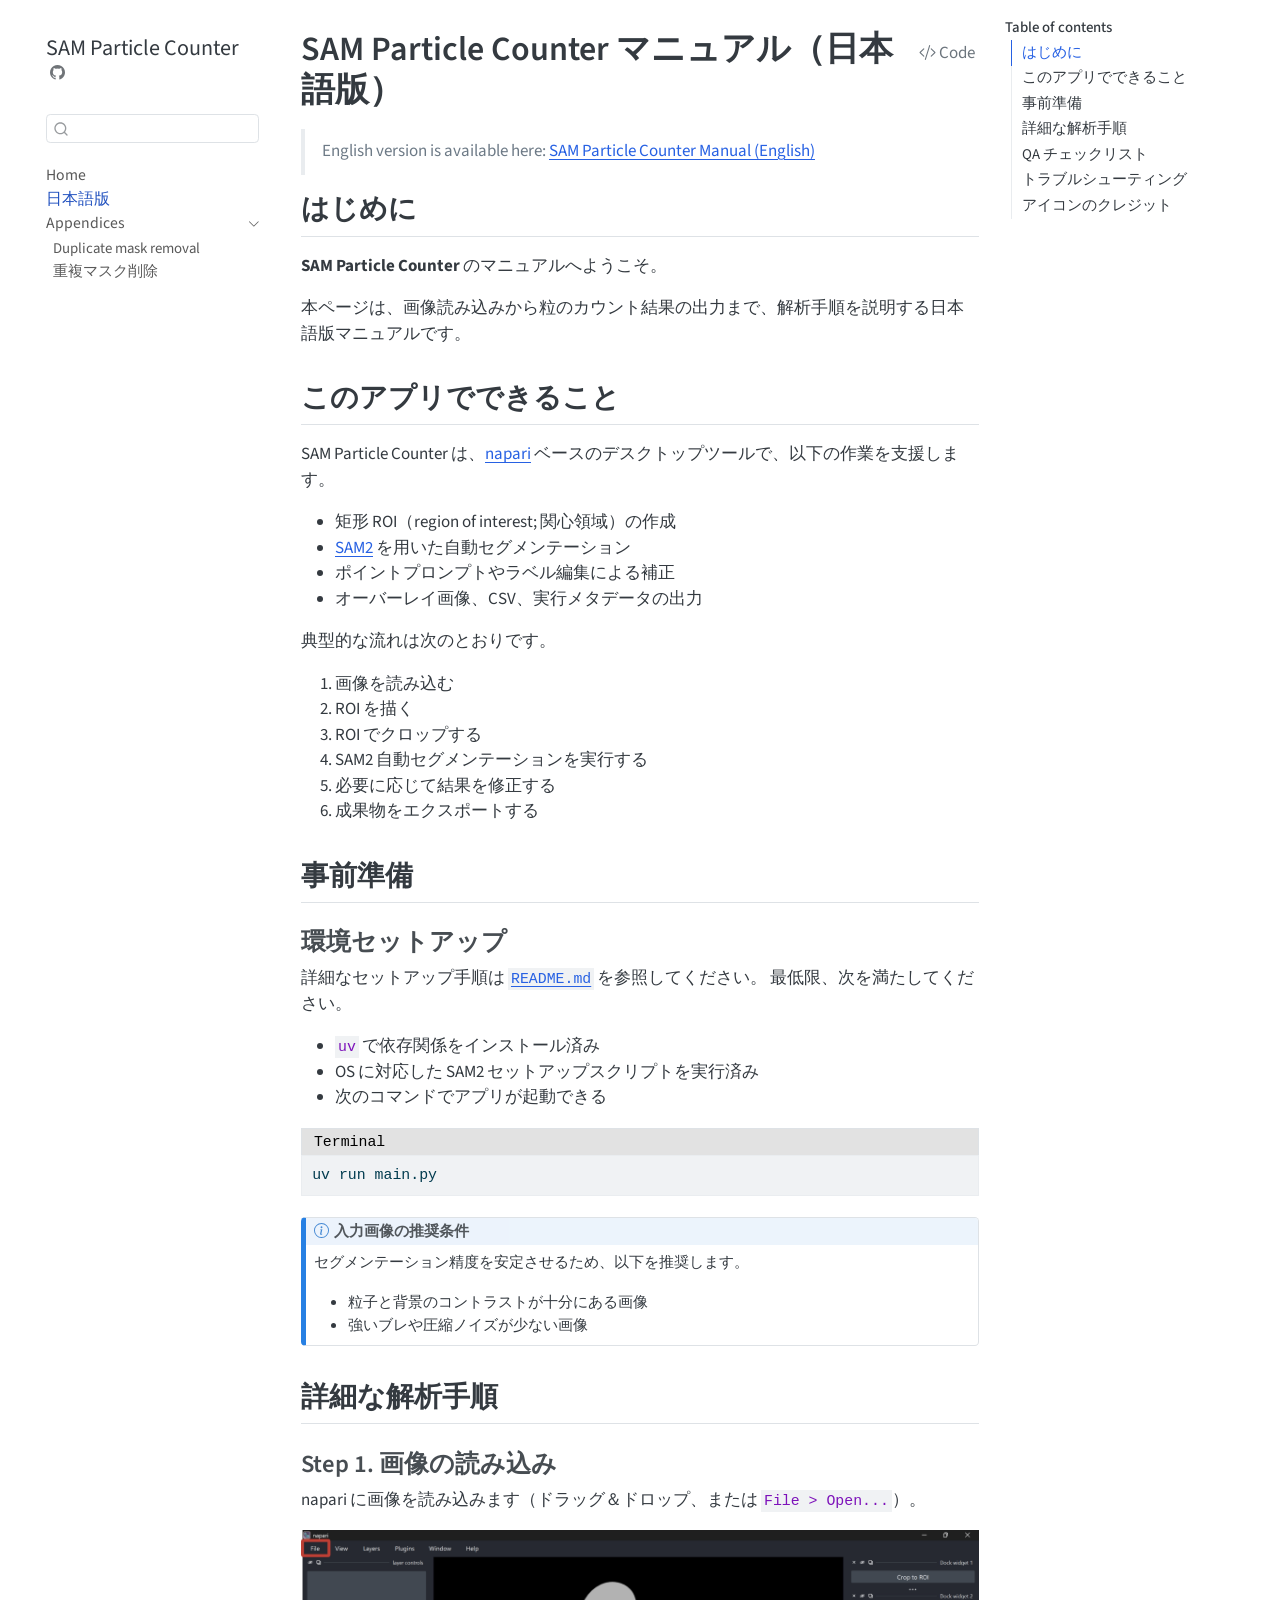
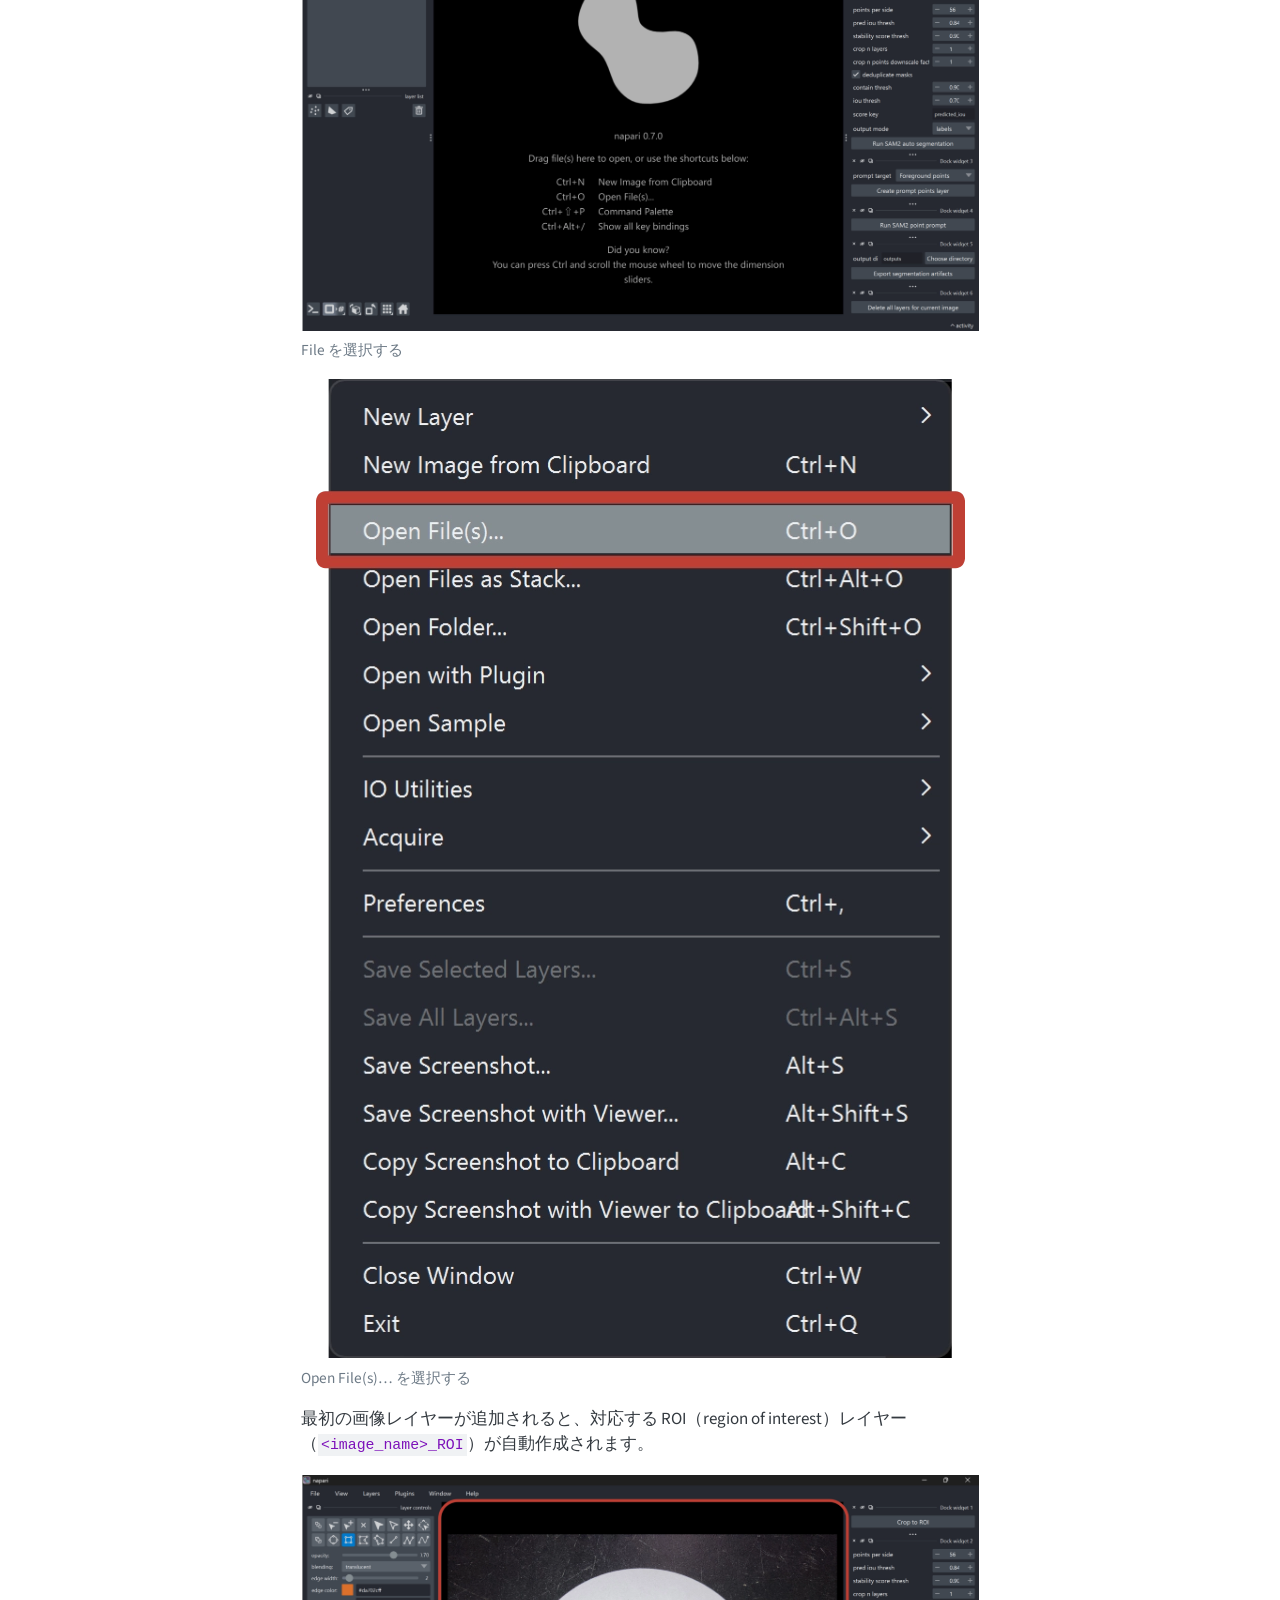
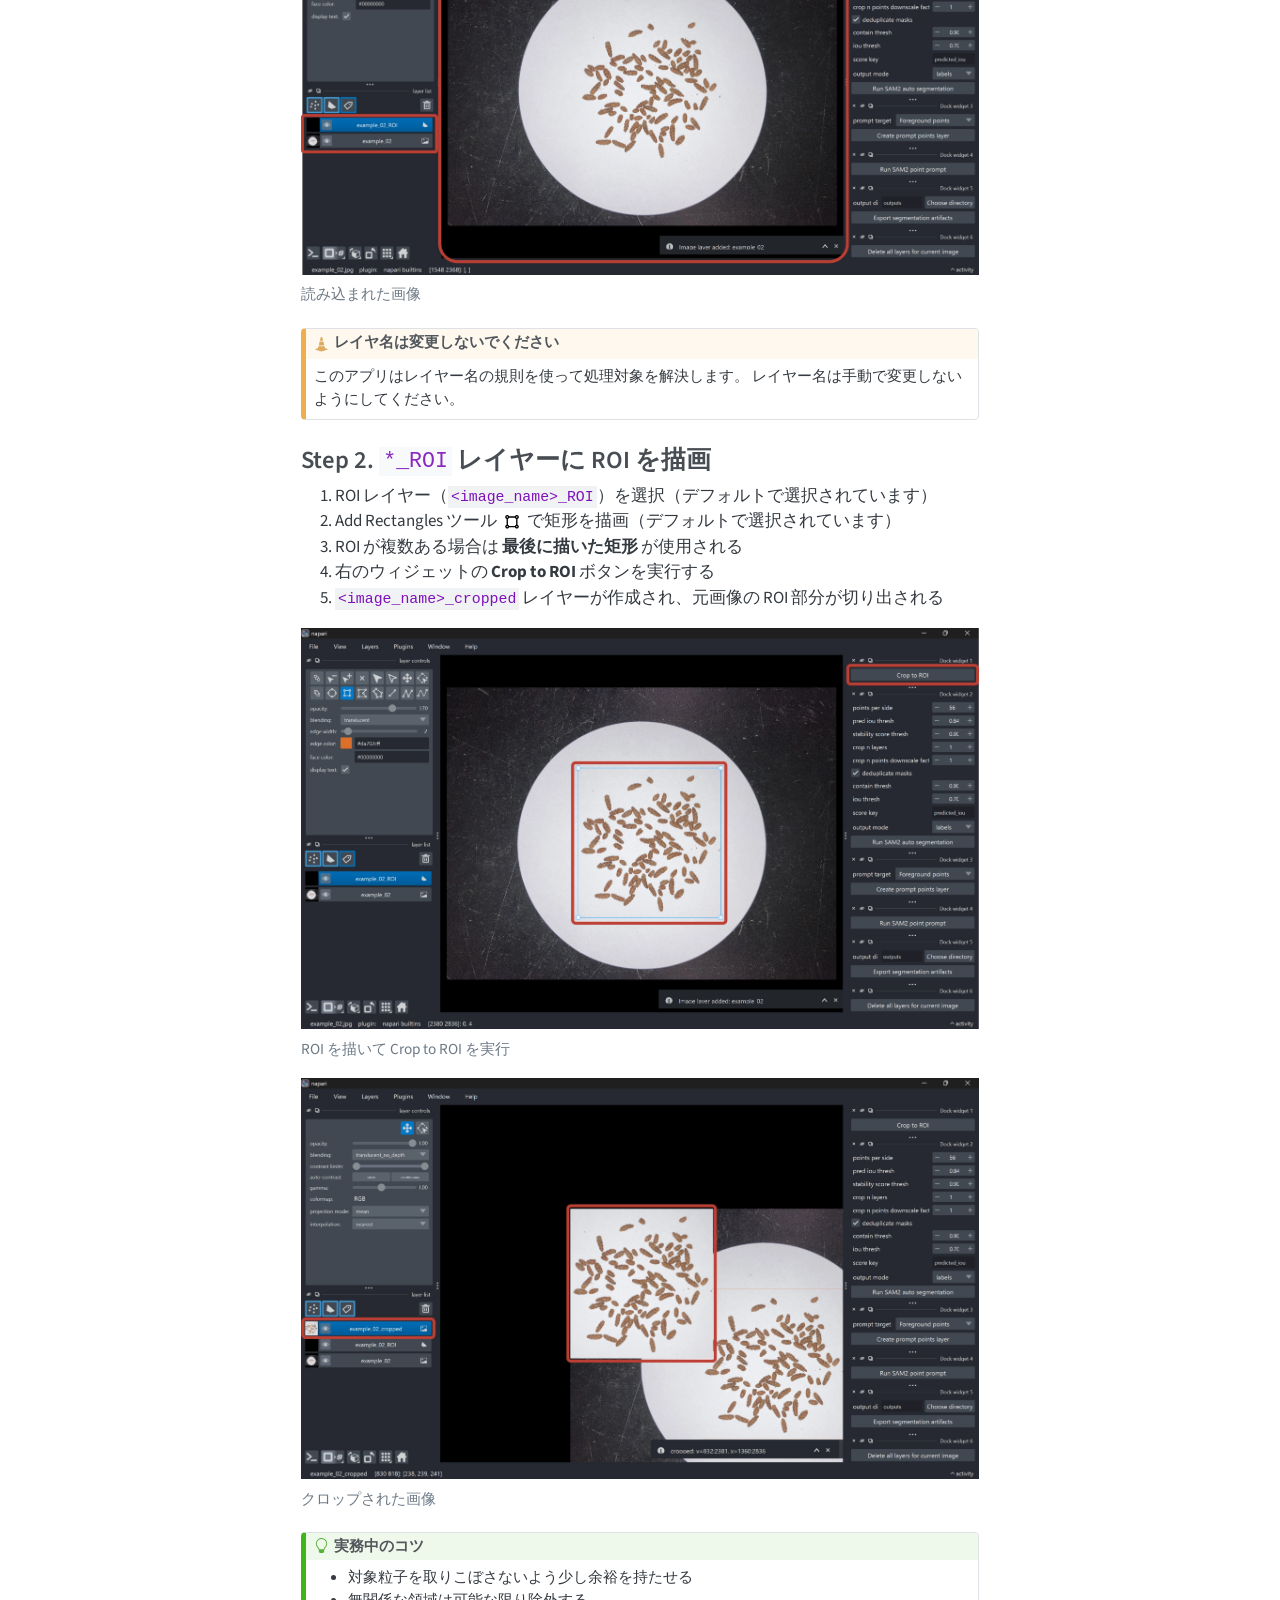
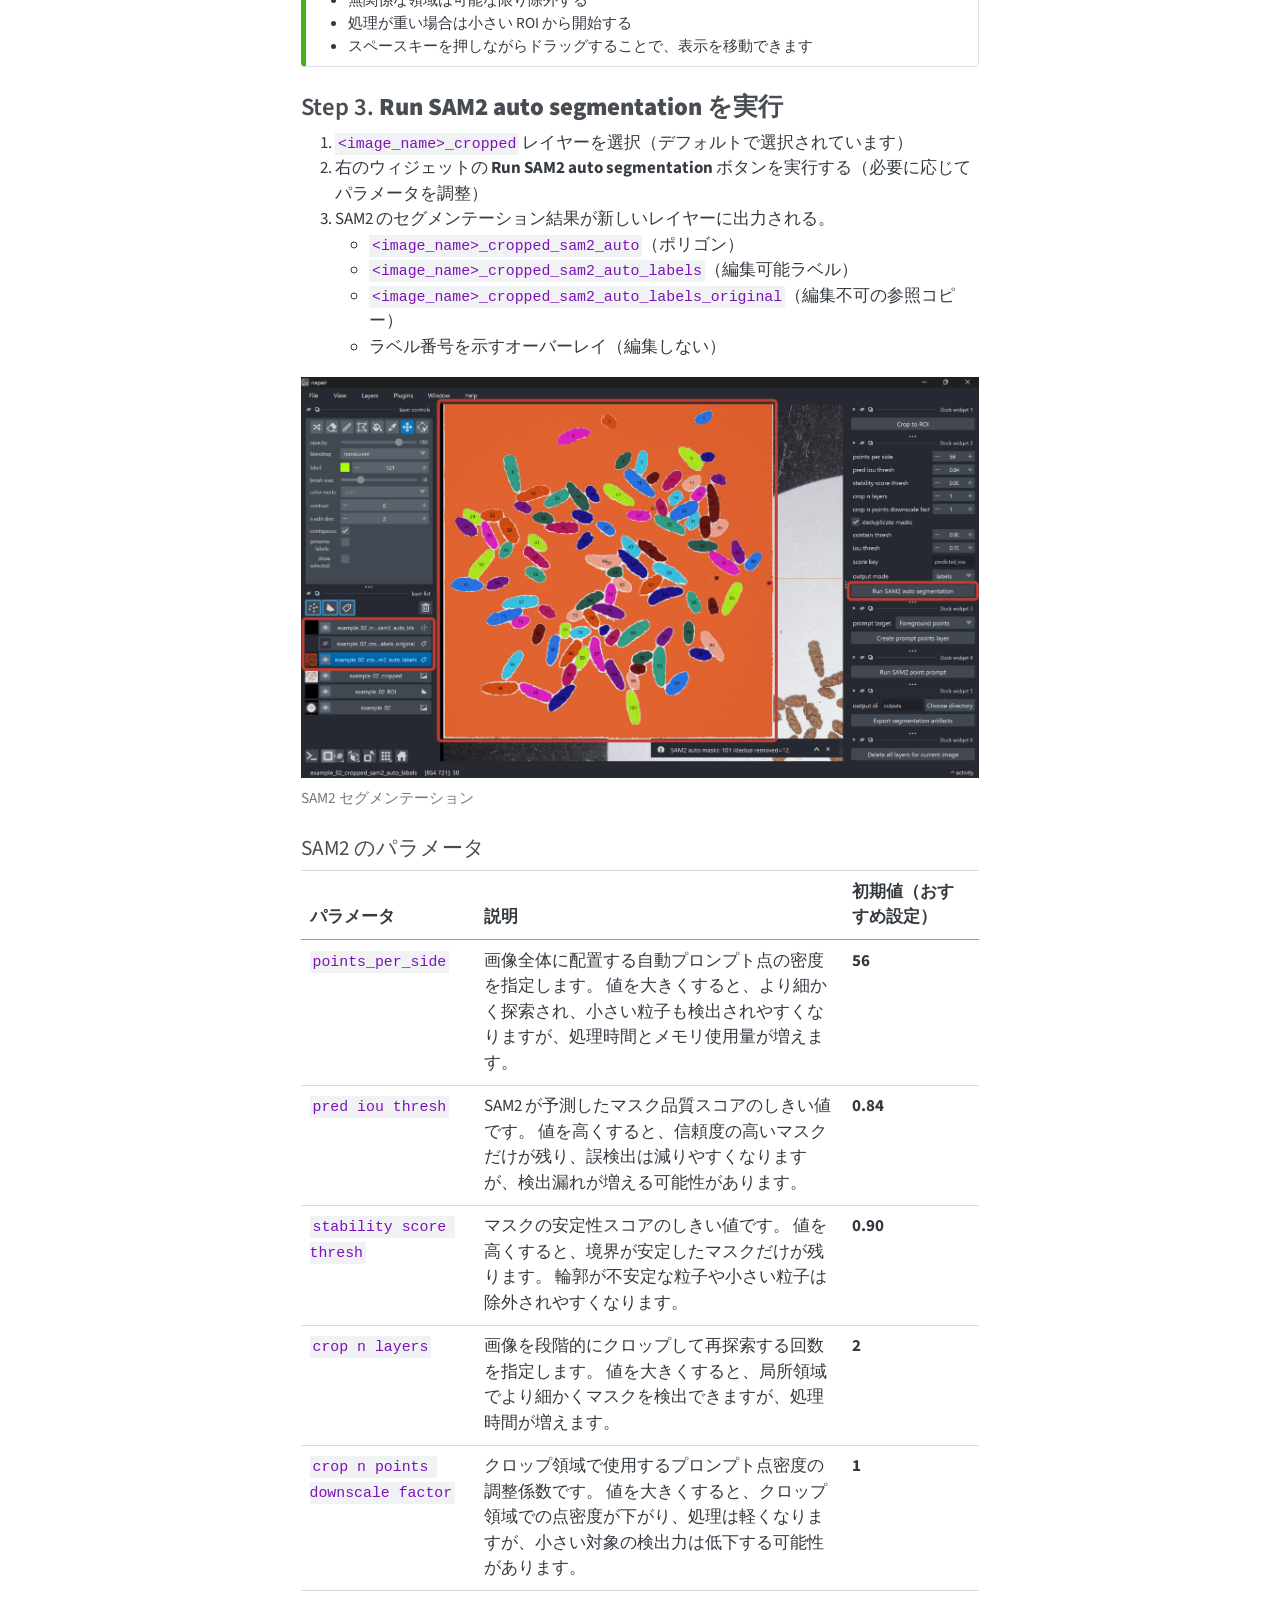
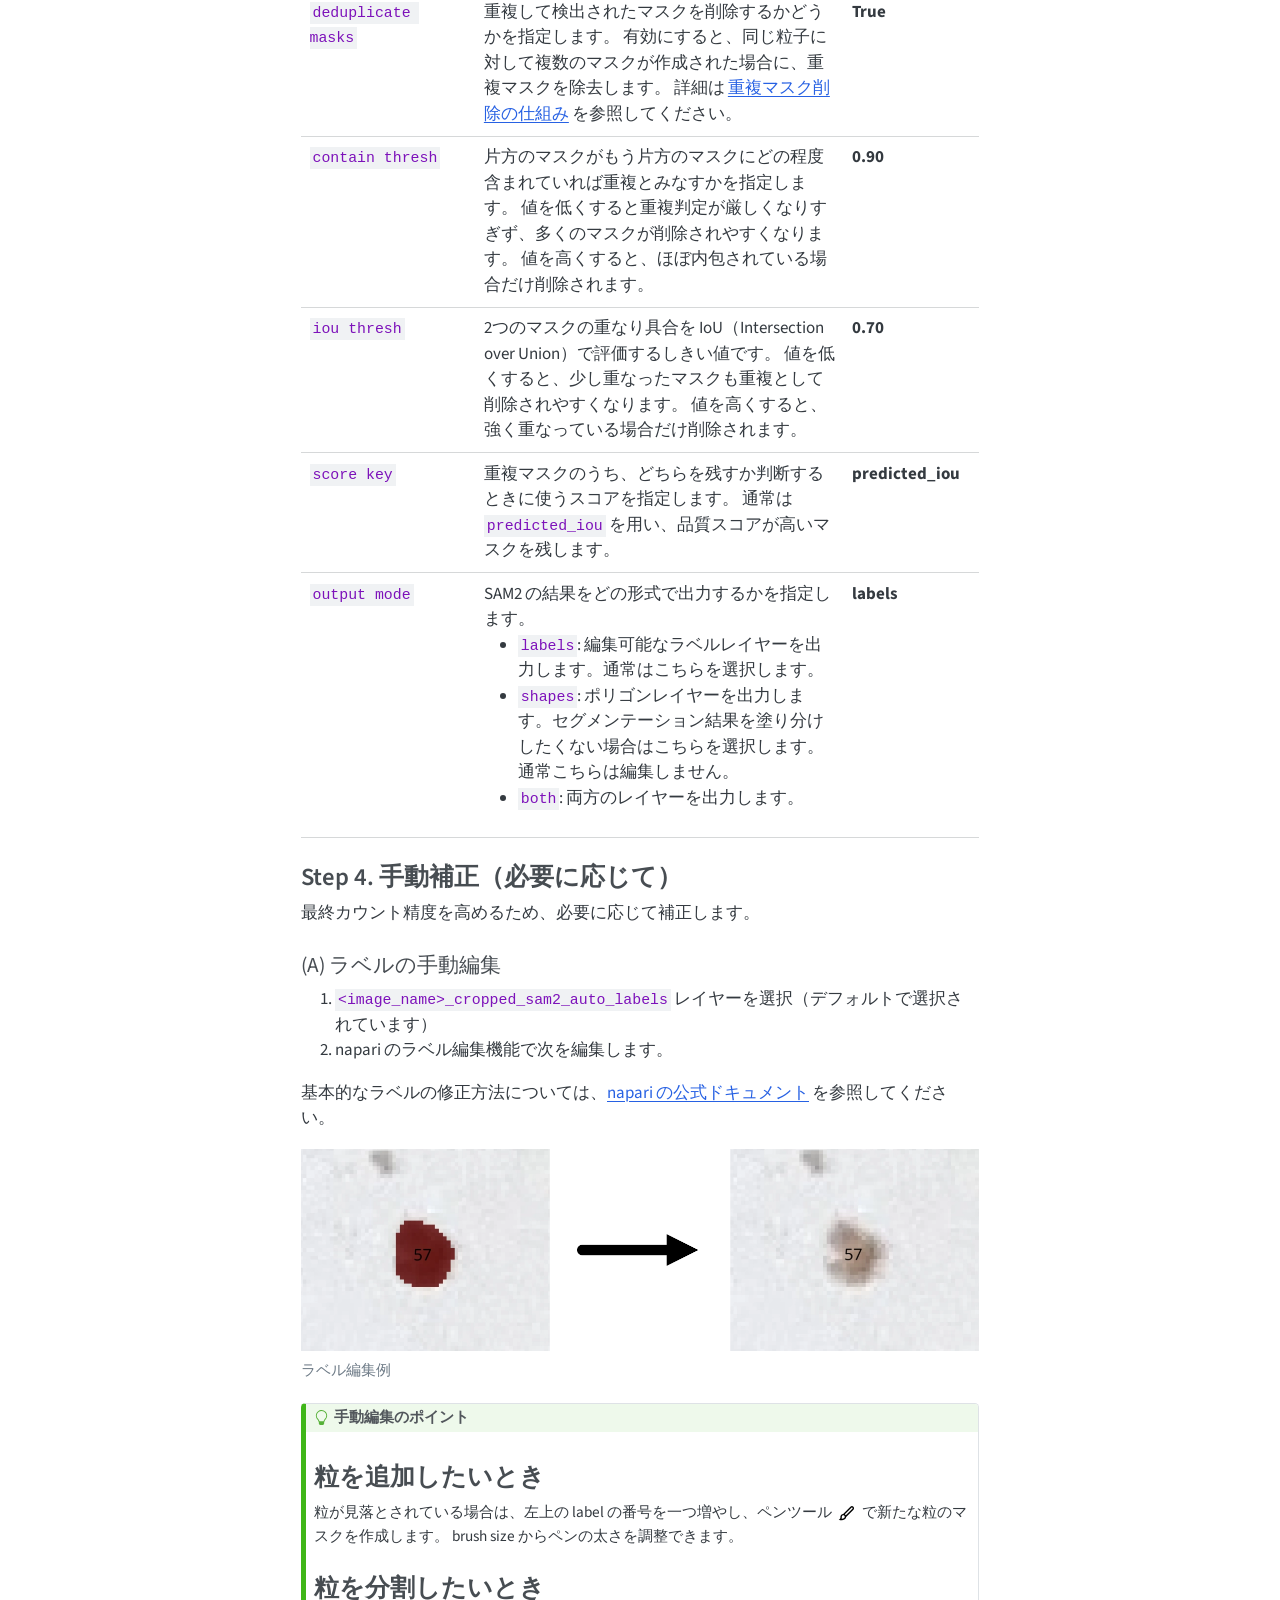
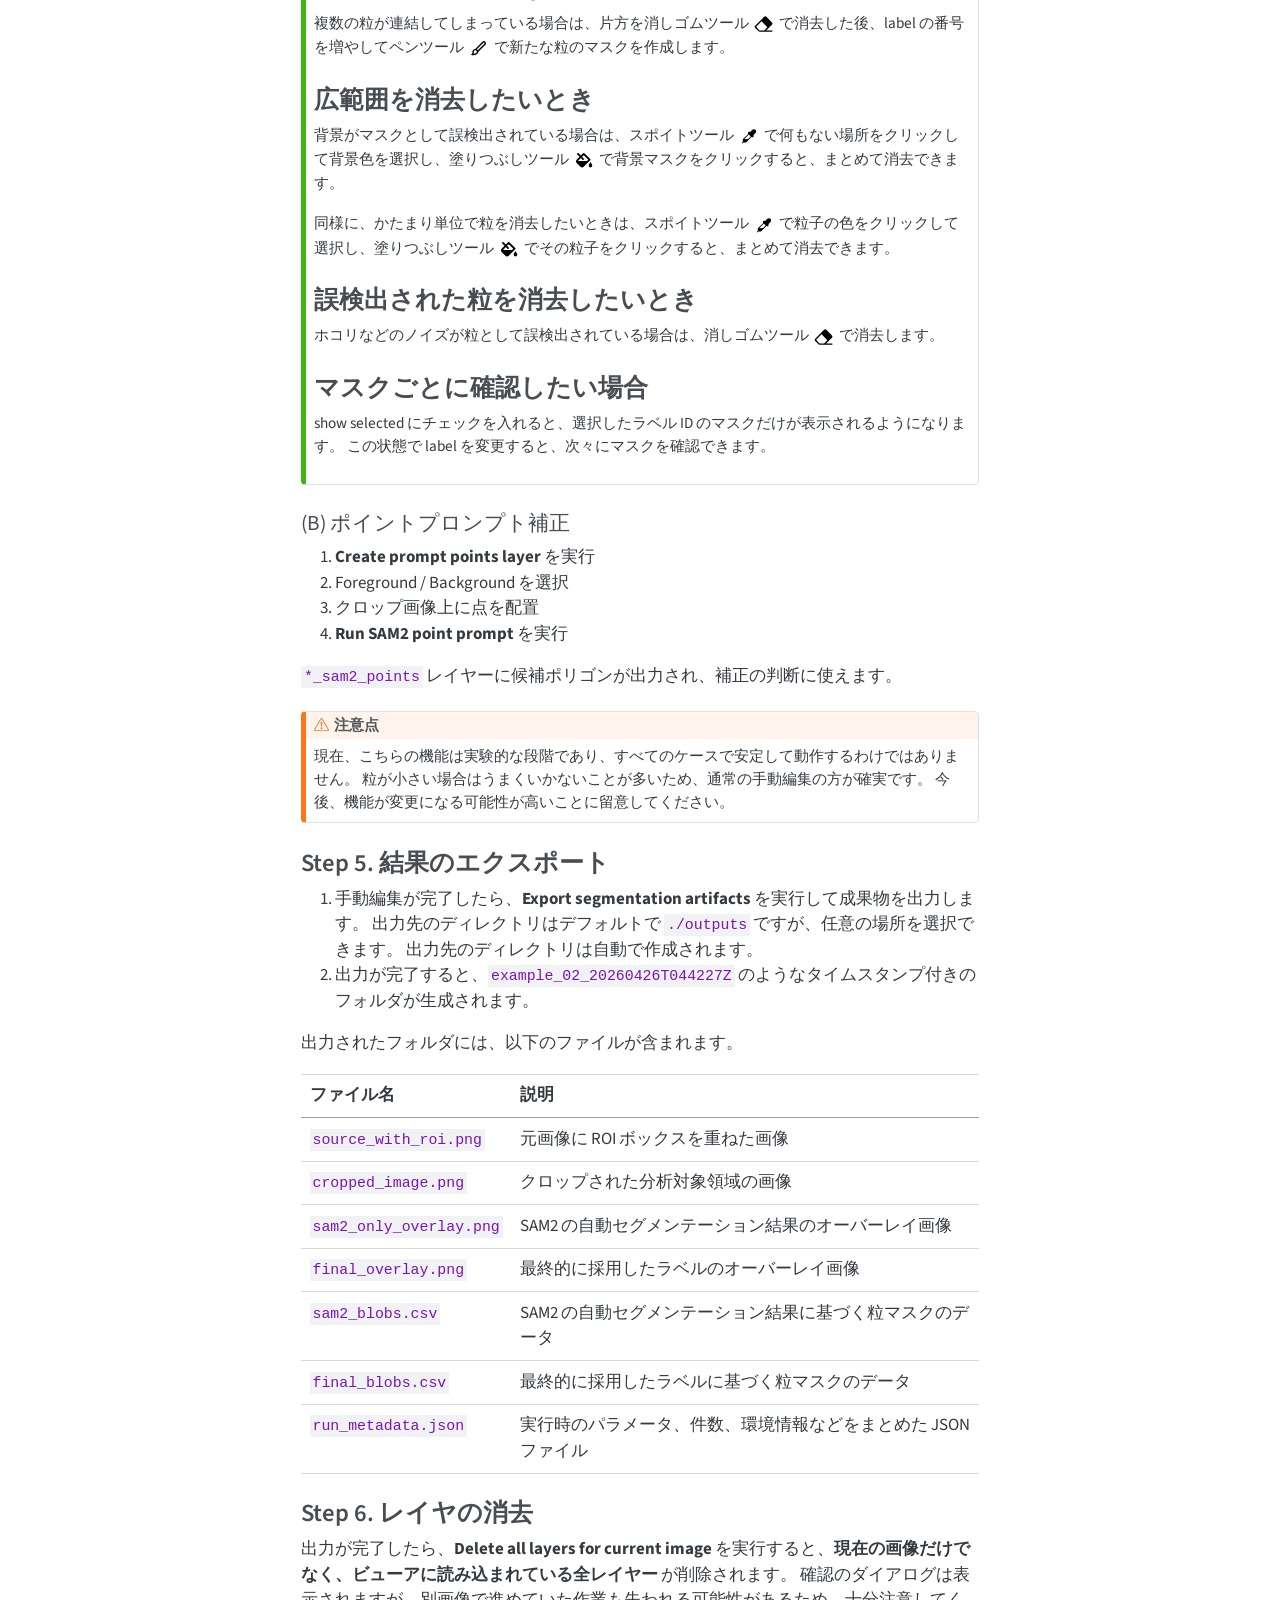
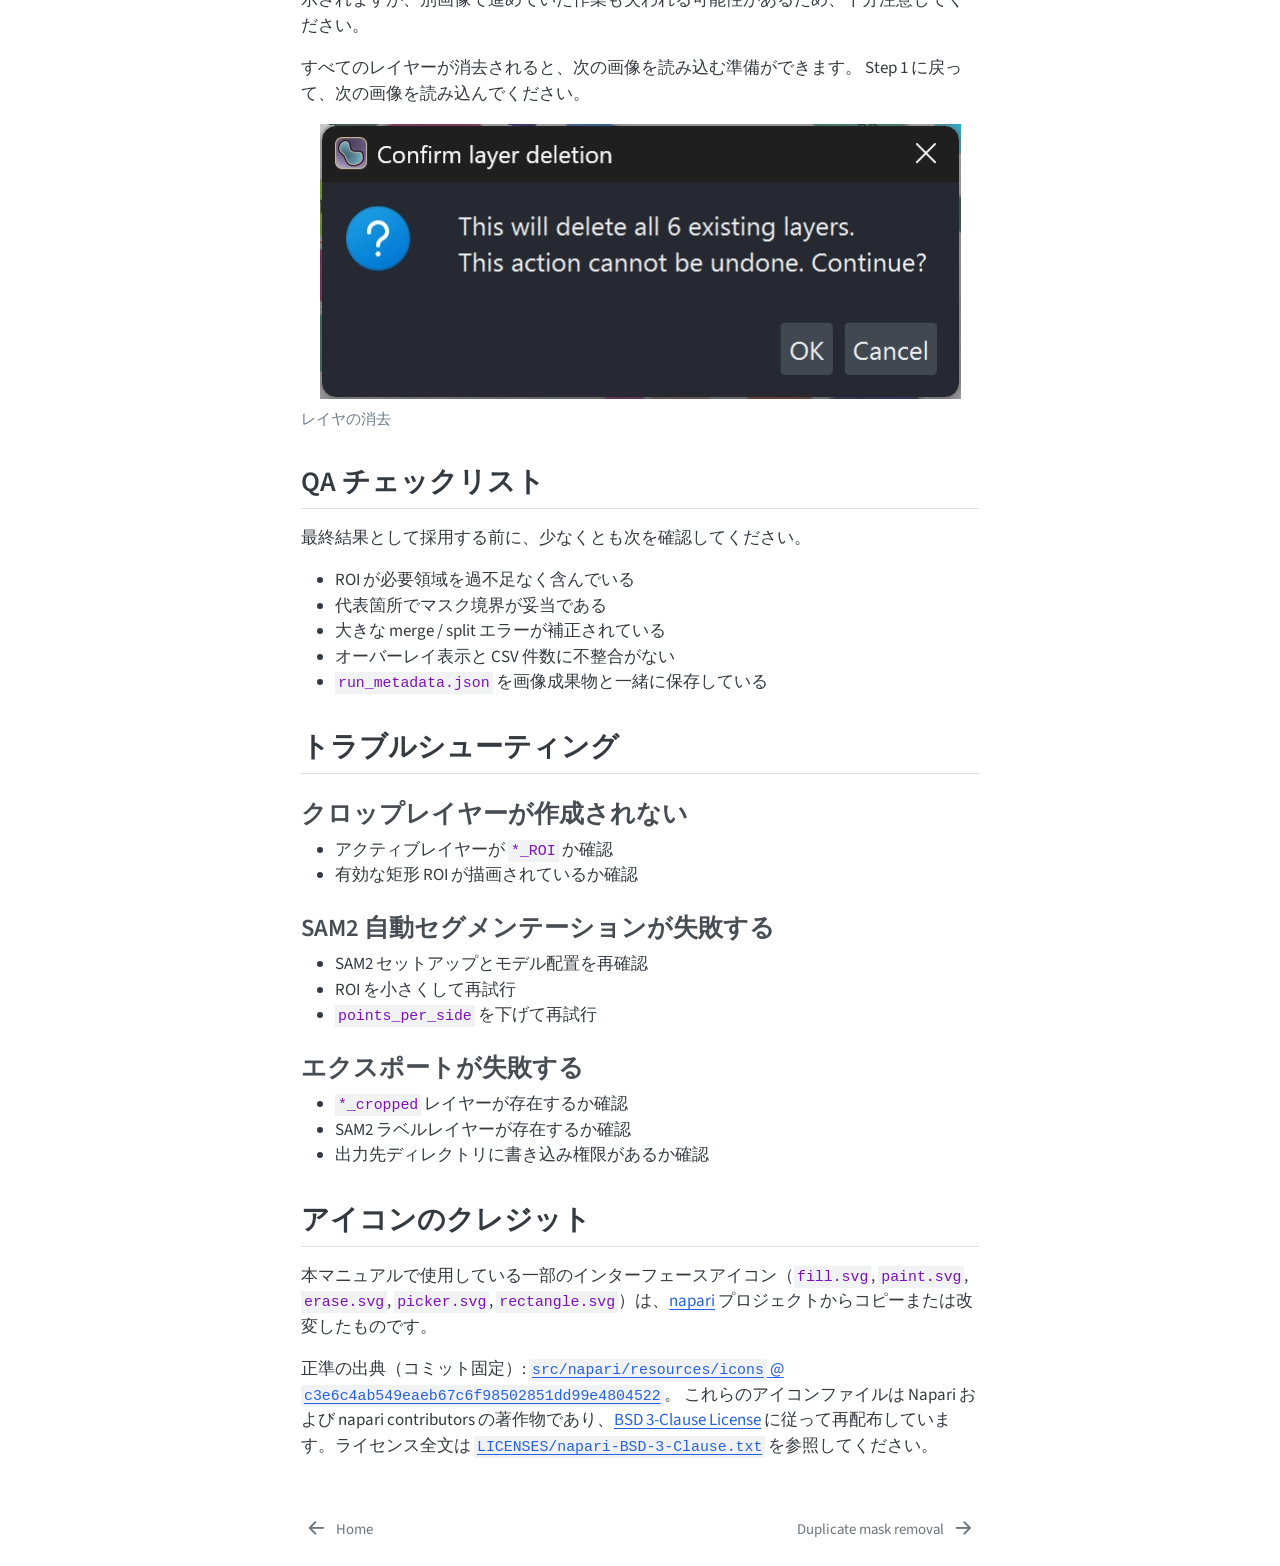
<file: docs/manual/index_ja.html>
<!DOCTYPE html>
<html xmlns="http://www.w3.org/1999/xhtml" lang="en" xml:lang="en"><head>

<meta charset="utf-8">
<meta name="generator" content="quarto-1.9.36">

<meta name="viewport" content="width=device-width, initial-scale=1.0, user-scalable=yes">


<title>SAM Particle Counter マニュアル（日本語版） – SAM Particle Counter</title>
<style>
/* Default styles provided by pandoc.
** See https://pandoc.org/MANUAL.html#variables-for-html for config info.
*/
code{white-space: pre-wrap;}
span.smallcaps{font-variant: small-caps;}
div.columns{display: flex; gap: min(4vw, 1.5em);}
div.column{flex: auto; overflow-x: auto;}
div.hanging-indent{margin-left: 1.5em; text-indent: -1.5em;}
ul.task-list{list-style: none;}
ul.task-list li input[type="checkbox"] {
  width: 0.8em;
  margin: 0 0.8em 0.2em -1em; /* quarto-specific, see https://github.com/quarto-dev/quarto-cli/issues/4556 */ 
  vertical-align: middle;
}
/* CSS for syntax highlighting */
html { -webkit-text-size-adjust: 100%; }
pre > code.sourceCode { white-space: pre; position: relative; }
pre > code.sourceCode > span { display: inline-block; line-height: 1.25; }
pre > code.sourceCode > span:empty { height: 1.2em; }
.sourceCode { overflow: visible; }
code.sourceCode > span { color: inherit; text-decoration: inherit; }
div.sourceCode { margin: 1em 0; }
pre.sourceCode { margin: 0; }
@media screen {
div.sourceCode { overflow: auto; }
}
@media print {
pre > code.sourceCode { white-space: pre-wrap; }
pre > code.sourceCode > span { text-indent: -5em; padding-left: 5em; }
}
pre.numberSource code
  { counter-reset: source-line 0; }
pre.numberSource code > span
  { position: relative; left: -4em; counter-increment: source-line; }
pre.numberSource code > span > a:first-child::before
  { content: counter(source-line);
    position: relative; left: -1em; text-align: right; vertical-align: baseline;
    border: none; display: inline-block;
    -webkit-touch-callout: none; -webkit-user-select: none;
    -khtml-user-select: none; -moz-user-select: none;
    -ms-user-select: none; user-select: none;
    padding: 0 4px; width: 4em;
  }
pre.numberSource { margin-left: 3em;  padding-left: 4px; }
div.sourceCode
  {   }
@media screen {
pre > code.sourceCode > span > a:first-child::before { text-decoration: underline; }
}
</style>


<script src="../site_libs/quarto-nav/quarto-nav.js"></script>
<script src="../site_libs/quarto-nav/headroom.min.js"></script>
<script src="../site_libs/clipboard/clipboard.min.js"></script>
<script src="../site_libs/quarto-search/autocomplete.umd.js"></script>
<script src="../site_libs/quarto-search/fuse.min.js"></script>
<script src="../site_libs/quarto-search/quarto-search.js"></script>
<meta name="quarto:offset" content="../">
<link href="../appendix.html" rel="next">
<link href="../index.html" rel="prev">
<script src="../site_libs/quarto-html/quarto.js" type="module"></script>
<script src="../site_libs/quarto-html/tabsets/tabsets.js" type="module"></script>
<script src="../site_libs/quarto-html/popper.min.js"></script>
<script src="../site_libs/quarto-html/tippy.umd.min.js"></script>
<script src="../site_libs/quarto-html/anchor.min.js"></script>
<link href="../site_libs/quarto-html/tippy.css" rel="stylesheet">
<link href="../site_libs/quarto-html/quarto-syntax-highlighting-845c23b38eaddc0f92fda52bfe77a8c8.css" rel="stylesheet" id="quarto-text-highlighting-styles">
<script src="../site_libs/bootstrap/bootstrap.min.js"></script>
<link href="../site_libs/bootstrap/bootstrap-icons.css" rel="stylesheet">
<link href="../site_libs/bootstrap/bootstrap-1c9137b7b1c0320e377730bf2be1742e.min.css" rel="stylesheet" append-hash="true" id="quarto-bootstrap" data-mode="light">
<script id="quarto-search-options" type="application/json">{
  "location": "sidebar",
  "copy-button": false,
  "collapse-after": 3,
  "panel-placement": "start",
  "type": "textbox",
  "limit": 50,
  "keyboard-shortcut": [
    "f",
    "/",
    "s"
  ],
  "show-item-context": false,
  "language": {
    "search-no-results-text": "No results",
    "search-matching-documents-text": "matching documents",
    "search-copy-link-title": "Copy link to search",
    "search-hide-matches-text": "Hide additional matches",
    "search-more-match-text": "more match in this document",
    "search-more-matches-text": "more matches in this document",
    "search-clear-button-title": "Clear",
    "search-text-placeholder": "",
    "search-detached-cancel-button-title": "Cancel",
    "search-submit-button-title": "Submit",
    "search-label": "Search"
  }
}</script>


</head>

<body class="nav-sidebar floating quarto-light">

<div id="quarto-search-results"></div>
  <header id="quarto-header" class="headroom fixed-top">
  <nav class="quarto-secondary-nav">
    <div class="container-fluid d-flex">
      <button type="button" class="quarto-btn-toggle btn" data-bs-toggle="collapse" role="button" data-bs-target=".quarto-sidebar-collapse-item" aria-controls="quarto-sidebar" aria-expanded="false" aria-label="Toggle sidebar navigation" onclick="if (window.quartoToggleHeadroom) { window.quartoToggleHeadroom(); }">
        <i class="bi bi-layout-text-sidebar-reverse"></i>
      </button>
        <nav class="quarto-page-breadcrumbs" aria-label="breadcrumb"><ol class="breadcrumb"><li class="breadcrumb-item"><a href="../manual/index_ja.html"><span class="chapter-title">日本語版</span></a></li></ol></nav>
        <a class="flex-grow-1" role="navigation" data-bs-toggle="collapse" data-bs-target=".quarto-sidebar-collapse-item" aria-controls="quarto-sidebar" aria-expanded="false" aria-label="Toggle sidebar navigation" onclick="if (window.quartoToggleHeadroom) { window.quartoToggleHeadroom(); }">      
        </a>
      <button type="button" class="btn quarto-search-button" aria-label="Search" onclick="window.quartoOpenSearch();">
        <i class="bi bi-search"></i>
      </button>
    </div>
  </nav>
</header>
<!-- content -->
<div id="quarto-content" class="quarto-container page-columns page-rows-contents page-layout-article">
<!-- sidebar -->
  <nav id="quarto-sidebar" class="sidebar collapse collapse-horizontal quarto-sidebar-collapse-item sidebar-navigation floating overflow-auto">
    <div class="pt-lg-2 mt-2 text-left sidebar-header">
    <div class="sidebar-title mb-0 py-0">
      <a href="../">SAM Particle Counter</a> 
        <div class="sidebar-tools-main">
    <a href="https://github.com/maple60/sam-particle-counter" title="Source Code" class="quarto-navigation-tool px-1" aria-label="Source Code"><i class="bi bi-github"></i></a>
</div>
    </div>
      </div>
        <div class="mt-2 flex-shrink-0 align-items-center">
        <div class="sidebar-search">
        <div id="quarto-search" class="" title="Search"></div>
        </div>
        </div>
    <div class="sidebar-menu-container"> 
    <ul class="list-unstyled mt-1">
        <li class="sidebar-item">
  <div class="sidebar-item-container"> 
  <a href="../index.html" class="sidebar-item-text sidebar-link"><span class="chapter-title">Home</span></a>
  </div>
</li>
        <li class="sidebar-item">
  <div class="sidebar-item-container"> 
  <a href="../manual/index_ja.html" class="sidebar-item-text sidebar-link active"><span class="chapter-title">日本語版</span></a>
  </div>
</li>
        <li class="sidebar-item sidebar-item-section">
      <div class="sidebar-item-container"> 
            <a class="sidebar-item-text sidebar-link text-start" data-bs-toggle="collapse" data-bs-target="#quarto-sidebar-section-1" role="navigation" aria-expanded="true">
 <span class="menu-text">Appendices</span></a>
          <a class="sidebar-item-toggle text-start" data-bs-toggle="collapse" data-bs-target="#quarto-sidebar-section-1" role="navigation" aria-expanded="true" aria-label="Toggle section">
            <i class="bi bi-chevron-right ms-2"></i>
          </a> 
      </div>
      <ul id="quarto-sidebar-section-1" class="collapse list-unstyled sidebar-section depth1 show">  
          <li class="sidebar-item">
  <div class="sidebar-item-container"> 
  <a href="../appendix.html" class="sidebar-item-text sidebar-link"><span class="chapter-title">Duplicate mask removal</span></a>
  </div>
</li>
          <li class="sidebar-item">
  <div class="sidebar-item-container"> 
  <a href="../manual/appendix_ja.html" class="sidebar-item-text sidebar-link"><span class="chapter-title">重複マスク削除</span></a>
  </div>
</li>
      </ul>
  </li>
    </ul>
    </div>
</nav>
<div id="quarto-sidebar-glass" class="quarto-sidebar-collapse-item" data-bs-toggle="collapse" data-bs-target=".quarto-sidebar-collapse-item"></div>
<!-- margin-sidebar -->
    <div id="quarto-margin-sidebar" class="sidebar margin-sidebar">
        <nav id="TOC" role="doc-toc" class="toc-active">
    <h2 id="toc-title">Table of contents</h2>
   
  <ul>
  <li><a href="#はじめに" id="toc-はじめに" class="nav-link active" data-scroll-target="#はじめに">はじめに</a></li>
  <li><a href="#このアプリでできること" id="toc-このアプリでできること" class="nav-link" data-scroll-target="#このアプリでできること">このアプリでできること</a></li>
  <li><a href="#事前準備" id="toc-事前準備" class="nav-link" data-scroll-target="#事前準備">事前準備</a>
  <ul class="collapse">
  <li><a href="#環境セットアップ" id="toc-環境セットアップ" class="nav-link" data-scroll-target="#環境セットアップ">環境セットアップ</a></li>
  </ul></li>
  <li><a href="#詳細な解析手順" id="toc-詳細な解析手順" class="nav-link" data-scroll-target="#詳細な解析手順">詳細な解析手順</a>
  <ul class="collapse">
  <li><a href="#step-1.-画像の読み込み" id="toc-step-1.-画像の読み込み" class="nav-link" data-scroll-target="#step-1.-画像の読み込み">Step 1. 画像の読み込み</a></li>
  <li><a href="#step-2.-_roi-レイヤーに-roi-を描画" id="toc-step-2.-_roi-レイヤーに-roi-を描画" class="nav-link" data-scroll-target="#step-2.-_roi-レイヤーに-roi-を描画">Step 2. <code>*_ROI</code> レイヤーに ROI を描画</a></li>
  <li><a href="#step-3.-run-sam2-auto-segmentation-を実行" id="toc-step-3.-run-sam2-auto-segmentation-を実行" class="nav-link" data-scroll-target="#step-3.-run-sam2-auto-segmentation-を実行">Step 3. <strong>Run SAM2 auto segmentation</strong> を実行</a></li>
  <li><a href="#step-4.-手動補正必要に応じて" id="toc-step-4.-手動補正必要に応じて" class="nav-link" data-scroll-target="#step-4.-手動補正必要に応じて">Step 4. 手動補正（必要に応じて）</a></li>
  <li><a href="#step-5.-結果のエクスポート" id="toc-step-5.-結果のエクスポート" class="nav-link" data-scroll-target="#step-5.-結果のエクスポート">Step 5. 結果のエクスポート</a></li>
  <li><a href="#step-6.-レイヤの消去" id="toc-step-6.-レイヤの消去" class="nav-link" data-scroll-target="#step-6.-レイヤの消去">Step 6. レイヤの消去</a></li>
  </ul></li>
  <li><a href="#qa-チェックリスト" id="toc-qa-チェックリスト" class="nav-link" data-scroll-target="#qa-チェックリスト">QA チェックリスト</a></li>
  <li><a href="#トラブルシューティング" id="toc-トラブルシューティング" class="nav-link" data-scroll-target="#トラブルシューティング">トラブルシューティング</a>
  <ul class="collapse">
  <li><a href="#クロップレイヤーが作成されない" id="toc-クロップレイヤーが作成されない" class="nav-link" data-scroll-target="#クロップレイヤーが作成されない">クロップレイヤーが作成されない</a></li>
  <li><a href="#sam2-自動セグメンテーションが失敗する" id="toc-sam2-自動セグメンテーションが失敗する" class="nav-link" data-scroll-target="#sam2-自動セグメンテーションが失敗する">SAM2 自動セグメンテーションが失敗する</a></li>
  <li><a href="#エクスポートが失敗する" id="toc-エクスポートが失敗する" class="nav-link" data-scroll-target="#エクスポートが失敗する">エクスポートが失敗する</a></li>
  </ul></li>
  <li><a href="#アイコンのクレジット" id="toc-アイコンのクレジット" class="nav-link" data-scroll-target="#アイコンのクレジット">アイコンのクレジット</a></li>
  </ul>
</nav>
    </div>
<!-- main -->
<main class="content" id="quarto-document-content">

<header id="title-block-header" class="quarto-title-block default">
<div class="quarto-title">
<div class="quarto-title-block"><div><h1 class="title"><span class="chapter-title">SAM Particle Counter マニュアル（日本語版）</span></h1><button type="button" class="btn code-tools-button" id="quarto-code-tools-source"><i class="bi"></i> Code</button></div></div>
</div>



<div class="quarto-title-meta">

    
  
    
  </div>
  


</header>


<blockquote class="blockquote">
<p>English version is available here: <a href="../index.html">SAM Particle Counter Manual (English)</a></p>
</blockquote>
<section id="はじめに" class="level2">
<h2 class="anchored" data-anchor-id="はじめに">はじめに</h2>
<p><strong>SAM Particle Counter</strong> のマニュアルへようこそ。</p>
<p>本ページは、画像読み込みから粒のカウント結果の出力まで、解析手順を説明する日本語版マニュアルです。</p>
</section>
<section id="このアプリでできること" class="level2">
<h2 class="anchored" data-anchor-id="このアプリでできること">このアプリでできること</h2>
<p>SAM Particle Counter は、<a href="https://napari.org/stable/">napari</a> ベースのデスクトップツールで、以下の作業を支援します。</p>
<ul>
<li>矩形 ROI（region of interest; 関心領域）の作成</li>
<li><a href="https://ai.meta.com/research/sam2/">SAM2</a> を用いた自動セグメンテーション</li>
<li>ポイントプロンプトやラベル編集による補正</li>
<li>オーバーレイ画像、CSV、実行メタデータの出力</li>
</ul>
<p>典型的な流れは次のとおりです。</p>
<ol type="1">
<li>画像を読み込む</li>
<li>ROI を描く</li>
<li>ROI でクロップする</li>
<li>SAM2 自動セグメンテーションを実行する</li>
<li>必要に応じて結果を修正する</li>
<li>成果物をエクスポートする</li>
</ol>
</section>
<section id="事前準備" class="level2">
<h2 class="anchored" data-anchor-id="事前準備">事前準備</h2>
<section id="環境セットアップ" class="level3">
<h3 class="anchored" data-anchor-id="環境セットアップ">環境セットアップ</h3>
<p>詳細なセットアップ手順は <a href="https://github.com/maple60/sam-particle-counter"><code>README.md</code></a> を参照してください。 最低限、次を満たしてください。</p>
<ul>
<li><code>uv</code> で依存関係をインストール済み</li>
<li>OS に対応した SAM2 セットアップスクリプトを実行済み</li>
<li>次のコマンドでアプリが起動できる</li>
</ul>
<div class="code-with-filename">
<div class="code-with-filename-file">
<pre><strong>Terminal</strong></pre>
</div>
<div class="code-copy-outer-scaffold"><div class="sourceCode" id="cb1" data-filename="Terminal"><pre class="sourceCode bash code-with-copy"><code class="sourceCode bash"><span id="cb1-1"><a href="#cb1-1" aria-hidden="true" tabindex="-1"></a><span class="ex">uv</span> run main.py</span></code></pre></div><button title="Copy to Clipboard" class="code-copy-button"><i class="bi"></i></button></div>
</div>
<div class="callout callout-style-default callout-note callout-titled">
<div class="callout-header d-flex align-content-center">
<div class="callout-icon-container">
<i class="callout-icon"></i>
</div>
<div class="callout-title-container flex-fill">
<span class="screen-reader-only">Note</span>入力画像の推奨条件
</div>
</div>
<div class="callout-body-container callout-body">
<p>セグメンテーション精度を安定させるため、以下を推奨します。</p>
<ul>
<li>粒子と背景のコントラストが十分にある画像</li>
<li>強いブレや圧縮ノイズが少ない画像</li>
</ul>
</div>
</div>
</section>
</section>
<section id="詳細な解析手順" class="level2">
<h2 class="anchored" data-anchor-id="詳細な解析手順">詳細な解析手順</h2>
<section id="step-1.-画像の読み込み" class="level3">
<h3 class="anchored" data-anchor-id="step-1.-画像の読み込み">Step 1. 画像の読み込み</h3>
<p>napari に画像を読み込みます（ドラッグ＆ドロップ、または <code>File &gt; Open...</code>）。</p>
<div class="quarto-figure quarto-figure-center">
<figure class="figure">
<p><img src="assets/open_file_01.webp" class="img-fluid figure-img"></p>
<figcaption>File を選択する</figcaption>
</figure>
</div>
<div class="quarto-figure quarto-figure-center">
<figure class="figure">
<p><img src="assets/open_file_02.webp" class="img-fluid figure-img"></p>
<figcaption>Open File(s)… を選択する</figcaption>
</figure>
</div>
<p>最初の画像レイヤーが追加されると、対応する ROI（region of interest）レイヤー（<code>&lt;image_name&gt;_ROI</code>）が自動作成されます。</p>
<div class="quarto-figure quarto-figure-center">
<figure class="figure">
<p><img src="assets/open_file_03.webp" class="img-fluid figure-img"></p>
<figcaption>読み込まれた画像</figcaption>
</figure>
</div>
<div class="callout callout-style-default callout-caution callout-titled">
<div class="callout-header d-flex align-content-center">
<div class="callout-icon-container">
<i class="callout-icon"></i>
</div>
<div class="callout-title-container flex-fill">
<span class="screen-reader-only">Caution</span>レイヤ名は変更しないでください
</div>
</div>
<div class="callout-body-container callout-body">
<p>このアプリはレイヤー名の規則を使って処理対象を解決します。 レイヤー名は手動で変更しないようにしてください。</p>
</div>
</div>
</section>
<section id="step-2.-_roi-レイヤーに-roi-を描画" class="level3">
<h3 class="anchored" data-anchor-id="step-2.-_roi-レイヤーに-roi-を描画">Step 2. <code>*_ROI</code> レイヤーに ROI を描画</h3>
<ol type="1">
<li>ROI レイヤー（<code>&lt;image_name&gt;_ROI</code>）を選択（デフォルトで選択されています）</li>
<li>Add Rectangles ツール <img src="assets/icons/rectangle.svg" class="img-fluid" width="24"> で矩形を描画（デフォルトで選択されています）</li>
<li>ROI が複数ある場合は <strong>最後に描いた矩形</strong> が使用される</li>
<li>右のウィジェットの <strong>Crop to ROI</strong> ボタンを実行する</li>
<li><code>&lt;image_name&gt;_cropped</code> レイヤーが作成され、元画像の ROI 部分が切り出される</li>
</ol>
<div class="quarto-figure quarto-figure-center">
<figure class="figure">
<p><img src="assets/crop_roi_01.webp" class="img-fluid figure-img"></p>
<figcaption>ROI を描いて Crop to ROI を実行</figcaption>
</figure>
</div>
<div class="quarto-figure quarto-figure-center">
<figure class="figure">
<p><img src="assets/crop_roi_02.webp" class="img-fluid figure-img"></p>
<figcaption>クロップされた画像</figcaption>
</figure>
</div>
<div class="callout callout-style-default callout-tip callout-titled">
<div class="callout-header d-flex align-content-center">
<div class="callout-icon-container">
<i class="callout-icon"></i>
</div>
<div class="callout-title-container flex-fill">
<span class="screen-reader-only">Tip</span>実務中のコツ
</div>
</div>
<div class="callout-body-container callout-body">
<ul>
<li>対象粒子を取りこぼさないよう少し余裕を持たせる</li>
<li>無関係な領域は可能な限り除外する</li>
<li>処理が重い場合は小さい ROI から開始する</li>
<li>スペースキーを押しながらドラッグすることで、表示を移動できます</li>
</ul>
</div>
</div>
</section>
<section id="step-3.-run-sam2-auto-segmentation-を実行" class="level3">
<h3 class="anchored" data-anchor-id="step-3.-run-sam2-auto-segmentation-を実行">Step 3. <strong>Run SAM2 auto segmentation</strong> を実行</h3>
<ol type="1">
<li><code>&lt;image_name&gt;_cropped</code> レイヤーを選択（デフォルトで選択されています）</li>
<li>右のウィジェットの <strong>Run SAM2 auto segmentation</strong> ボタンを実行する（必要に応じてパラメータを調整）</li>
<li>SAM2 のセグメンテーション結果が新しいレイヤーに出力される。
<ul>
<li><code>&lt;image_name&gt;_cropped_sam2_auto</code>（ポリゴン）</li>
<li><code>&lt;image_name&gt;_cropped_sam2_auto_labels</code>（編集可能ラベル）</li>
<li><code>&lt;image_name&gt;_cropped_sam2_auto_labels_original</code>（編集不可の参照コピー）</li>
<li>ラベル番号を示すオーバーレイ（編集しない）</li>
</ul></li>
</ol>
<div class="quarto-figure quarto-figure-center">
<figure class="figure">
<p><img src="assets/sam2_segmentation.webp" class="img-fluid figure-img"></p>
<figcaption>SAM2 セグメンテーション</figcaption>
</figure>
</div>
<section id="sam2-のパラメータ" class="level4">
<h4 class="anchored" data-anchor-id="sam2-のパラメータ">SAM2 のパラメータ</h4>
<table class="caption-top table">
<thead>
<tr class="header">
<th>パラメータ</th>
<th>説明</th>
<th>初期値（おすすめ設定）</th>
</tr>
</thead>
<tbody>
<tr class="odd">
<td><code>points_per_side</code></td>
<td>画像全体に配置する自動プロンプト点の密度を指定します。 値を大きくすると、より細かく探索され、小さい粒子も検出されやすくなりますが、処理時間とメモリ使用量が増えます。</td>
<td><strong>56</strong></td>
</tr>
<tr class="even">
<td><code>pred iou thresh</code></td>
<td>SAM2 が予測したマスク品質スコアのしきい値です。 値を高くすると、信頼度の高いマスクだけが残り、誤検出は減りやすくなりますが、検出漏れが増える可能性があります。</td>
<td><strong>0.84</strong></td>
</tr>
<tr class="odd">
<td><code>stability score thresh</code></td>
<td>マスクの安定性スコアのしきい値です。 値を高くすると、境界が安定したマスクだけが残ります。 輪郭が不安定な粒子や小さい粒子は除外されやすくなります。</td>
<td><strong>0.90</strong></td>
</tr>
<tr class="even">
<td><code>crop n layers</code></td>
<td>画像を段階的にクロップして再探索する回数を指定します。 値を大きくすると、局所領域でより細かくマスクを検出できますが、処理時間が増えます。</td>
<td><strong>2</strong></td>
</tr>
<tr class="odd">
<td><code>crop n points downscale factor</code></td>
<td>クロップ領域で使用するプロンプト点密度の調整係数です。 値を大きくすると、クロップ領域での点密度が下がり、処理は軽くなりますが、小さい対象の検出力は低下する可能性があります。</td>
<td><strong>1</strong></td>
</tr>
<tr class="even">
<td><code>deduplicate masks</code></td>
<td>重複して検出されたマスクを削除するかどうかを指定します。 有効にすると、同じ粒子に対して複数のマスクが作成された場合に、重複マスクを除去します。 詳細は <a href="../manual/appendix_ja.html">重複マスク削除の仕組み</a> を参照してください。</td>
<td><strong>True</strong></td>
</tr>
<tr class="odd">
<td><code>contain thresh</code></td>
<td>片方のマスクがもう片方のマスクにどの程度含まれていれば重複とみなすかを指定します。 値を低くすると重複判定が厳しくなりすぎず、多くのマスクが削除されやすくなります。 値を高くすると、ほぼ内包されている場合だけ削除されます。</td>
<td><strong>0.90</strong></td>
</tr>
<tr class="even">
<td><code>iou thresh</code></td>
<td>2つのマスクの重なり具合を IoU（Intersection over Union）で評価するしきい値です。 値を低くすると、少し重なったマスクも重複として削除されやすくなります。 値を高くすると、強く重なっている場合だけ削除されます。</td>
<td><strong>0.70</strong></td>
</tr>
<tr class="odd">
<td><code>score key</code></td>
<td>重複マスクのうち、どちらを残すか判断するときに使うスコアを指定します。 通常は <code>predicted_iou</code> を用い、品質スコアが高いマスクを残します。</td>
<td><strong>predicted_iou</strong></td>
</tr>
<tr class="even">
<td><code>output mode</code></td>
<td>SAM2 の結果をどの形式で出力するかを指定します。
<ul>
<li><code>labels</code>: 編集可能なラベルレイヤーを出力します。通常はこちらを選択します。</li>
<li><code>shapes</code>: ポリゴンレイヤーを出力します。セグメンテーション結果を塗り分けしたくない場合はこちらを選択します。通常こちらは編集しません。</li>
<li><code>both</code>: 両方のレイヤーを出力します。</li>
</ul></td>
<td><strong>labels</strong></td>
</tr>
</tbody>
</table>
</section>
</section>
<section id="step-4.-手動補正必要に応じて" class="level3">
<h3 class="anchored" data-anchor-id="step-4.-手動補正必要に応じて">Step 4. 手動補正（必要に応じて）</h3>
<p>最終カウント精度を高めるため、必要に応じて補正します。</p>
<section id="a-ラベルの手動編集" class="level4">
<h4 class="anchored">(A) ラベルの手動編集</h4>
<ol type="1">
<li><code>&lt;image_name&gt;_cropped_sam2_auto_labels</code> レイヤーを選択（デフォルトで選択されています）</li>
<li>napari のラベル編集機能で次を編集します。</li>
</ol>
<p>基本的なラベルの修正方法については、<a href="https://napari.org/stable/howtos/layers/labels.html#creating-deleting-merging-and-splitting-connected-components">napari の公式ドキュメント</a> を参照してください。</p>
<div class="quarto-figure quarto-figure-center">
<figure class="figure">
<p><img src="assets/manual_refinement_01.webp" class="img-fluid figure-img"></p>
<figcaption>ラベル編集例</figcaption>
</figure>
</div>
<div class="callout callout-style-default callout-tip callout-titled">
<div class="callout-header d-flex align-content-center">
<div class="callout-icon-container">
<i class="callout-icon"></i>
</div>
<div class="callout-title-container flex-fill">
<span class="screen-reader-only">Tip</span>手動編集のポイント
</div>
</div>
<div class="callout-body-container callout-body">
<section id="粒を追加したいとき" class="level3">
<h3 class="anchored" data-anchor-id="粒を追加したいとき">粒を追加したいとき</h3>
<p>粒が見落とされている場合は、左上の label の番号を一つ増やし、ペンツール <img src="assets/icons/paint.svg" class="img-fluid" width="24"> で新たな粒のマスクを作成します。 brush size からペンの太さを調整できます。</p>
</section>
<section id="粒を分割したいとき" class="level3">
<h3 class="anchored" data-anchor-id="粒を分割したいとき">粒を分割したいとき</h3>
<p>複数の粒が連結してしまっている場合は、片方を消しゴムツール <img src="assets/icons/erase.svg" class="img-fluid" width="24"> で消去した後、label の番号を増やしてペンツール <img src="assets/icons/paint.svg" class="img-fluid" width="24"> で新たな粒のマスクを作成します。</p>
</section>
<section id="広範囲を消去したいとき" class="level3">
<h3 class="anchored" data-anchor-id="広範囲を消去したいとき">広範囲を消去したいとき</h3>
<p>背景がマスクとして誤検出されている場合は、スポイトツール <img src="assets/icons/picker.svg" class="img-fluid" width="24"> で何もない場所をクリックして背景色を選択し、塗りつぶしツール <img src="assets/icons/fill.svg" class="img-fluid" width="24"> で背景マスクをクリックすると、まとめて消去できます。</p>
<p>同様に、かたまり単位で粒を消去したいときは、スポイトツール <img src="assets/icons/picker.svg" class="img-fluid" width="24"> で粒子の色をクリックして選択し、塗りつぶしツール <img src="assets/icons/fill.svg" class="img-fluid" width="24"> でその粒子をクリックすると、まとめて消去できます。</p>
</section>
<section id="誤検出された粒を消去したいとき" class="level3">
<h3 class="anchored" data-anchor-id="誤検出された粒を消去したいとき">誤検出された粒を消去したいとき</h3>
<p>ホコリなどのノイズが粒として誤検出されている場合は、消しゴムツール <img src="assets/icons/erase.svg" class="img-fluid" width="24"> で消去します。</p>
</section>
<section id="マスクごとに確認したい場合" class="level3">
<h3 class="anchored" data-anchor-id="マスクごとに確認したい場合">マスクごとに確認したい場合</h3>
<p>show selected にチェックを入れると、選択したラベル ID のマスクだけが表示されるようになります。 この状態で label を変更すると、次々にマスクを確認できます。</p>
</section>
</div>
</div>
</section>
<section id="b-ポイントプロンプト補正" class="level4">
<h4 class="anchored" data-anchor-id="b-ポイントプロンプト補正">(B) ポイントプロンプト補正</h4>
<ol type="1">
<li><strong>Create prompt points layer</strong> を実行</li>
<li>Foreground / Background を選択</li>
<li>クロップ画像上に点を配置</li>
<li><strong>Run SAM2 point prompt</strong> を実行</li>
</ol>
<p><code>*_sam2_points</code> レイヤーに候補ポリゴンが出力され、補正の判断に使えます。</p>
<div class="callout callout-style-default callout-warning callout-titled">
<div class="callout-header d-flex align-content-center">
<div class="callout-icon-container">
<i class="callout-icon"></i>
</div>
<div class="callout-title-container flex-fill">
<span class="screen-reader-only">Warning</span>注意点
</div>
</div>
<div class="callout-body-container callout-body">
<p>現在、こちらの機能は実験的な段階であり、すべてのケースで安定して動作するわけではありません。 粒が小さい場合はうまくいかないことが多いため、通常の手動編集の方が確実です。 今後、機能が変更になる可能性が高いことに留意してください。</p>
</div>
</div>
</section>
</section>
<section id="step-5.-結果のエクスポート" class="level3">
<h3 class="anchored" data-anchor-id="step-5.-結果のエクスポート">Step 5. 結果のエクスポート</h3>
<ol type="1">
<li>手動編集が完了したら、<strong>Export segmentation artifacts</strong> を実行して成果物を出力します。 出力先のディレクトリはデフォルトで <code>./outputs</code> ですが、任意の場所を選択できます。 出力先のディレクトリは自動で作成されます。</li>
<li>出力が完了すると、<code>example_02_20260426T044227Z</code> のようなタイムスタンプ付きのフォルダが生成されます。</li>
</ol>
<p>出力されたフォルダには、以下のファイルが含まれます。</p>
<table class="caption-top table">
<thead>
<tr class="header">
<th>ファイル名</th>
<th>説明</th>
</tr>
</thead>
<tbody>
<tr class="odd">
<td><code>source_with_roi.png</code></td>
<td>元画像に ROI ボックスを重ねた画像</td>
</tr>
<tr class="even">
<td><code>cropped_image.png</code></td>
<td>クロップされた分析対象領域の画像</td>
</tr>
<tr class="odd">
<td><code>sam2_only_overlay.png</code></td>
<td>SAM2 の自動セグメンテーション結果のオーバーレイ画像</td>
</tr>
<tr class="even">
<td><code>final_overlay.png</code></td>
<td>最終的に採用したラベルのオーバーレイ画像</td>
</tr>
<tr class="odd">
<td><code>sam2_blobs.csv</code></td>
<td>SAM2 の自動セグメンテーション結果に基づく粒マスクのデータ</td>
</tr>
<tr class="even">
<td><code>final_blobs.csv</code></td>
<td>最終的に採用したラベルに基づく粒マスクのデータ</td>
</tr>
<tr class="odd">
<td><code>run_metadata.json</code></td>
<td>実行時のパラメータ、件数、環境情報などをまとめた JSON ファイル</td>
</tr>
</tbody>
</table>
</section>
<section id="step-6.-レイヤの消去" class="level3">
<h3 class="anchored" data-anchor-id="step-6.-レイヤの消去">Step 6. レイヤの消去</h3>
<p>出力が完了したら、<strong>Delete all layers for current image</strong> を実行すると、<strong>現在の画像だけでなく、ビューアに読み込まれている全レイヤー</strong> が削除されます。 確認のダイアログは表示されますが、別画像で進めていた作業も失われる可能性があるため、十分注意してください。</p>
<p>すべてのレイヤーが消去されると、次の画像を読み込む準備ができます。 Step 1 に戻って、次の画像を読み込んでください。</p>
<div class="quarto-figure quarto-figure-center">
<figure class="figure">
<p><img src="assets/delete_all_layers.webp" class="img-fluid figure-img"></p>
<figcaption>レイヤの消去</figcaption>
</figure>
</div>
</section>
</section>
<section id="qa-チェックリスト" class="level2">
<h2 class="anchored" data-anchor-id="qa-チェックリスト">QA チェックリスト</h2>
<p>最終結果として採用する前に、少なくとも次を確認してください。</p>
<ul>
<li>ROI が必要領域を過不足なく含んでいる</li>
<li>代表箇所でマスク境界が妥当である</li>
<li>大きな merge / split エラーが補正されている</li>
<li>オーバーレイ表示と CSV 件数に不整合がない</li>
<li><code>run_metadata.json</code> を画像成果物と一緒に保存している</li>
</ul>
</section>
<section id="トラブルシューティング" class="level2">
<h2 class="anchored" data-anchor-id="トラブルシューティング">トラブルシューティング</h2>
<section id="クロップレイヤーが作成されない" class="level3">
<h3 class="anchored" data-anchor-id="クロップレイヤーが作成されない">クロップレイヤーが作成されない</h3>
<ul>
<li>アクティブレイヤーが <code>*_ROI</code> か確認</li>
<li>有効な矩形 ROI が描画されているか確認</li>
</ul>
</section>
<section id="sam2-自動セグメンテーションが失敗する" class="level3">
<h3 class="anchored" data-anchor-id="sam2-自動セグメンテーションが失敗する">SAM2 自動セグメンテーションが失敗する</h3>
<ul>
<li>SAM2 セットアップとモデル配置を再確認</li>
<li>ROI を小さくして再試行</li>
<li><code>points_per_side</code> を下げて再試行</li>
</ul>
</section>
<section id="エクスポートが失敗する" class="level3">
<h3 class="anchored" data-anchor-id="エクスポートが失敗する">エクスポートが失敗する</h3>
<ul>
<li><code>*_cropped</code> レイヤーが存在するか確認</li>
<li>SAM2 ラベルレイヤーが存在するか確認</li>
<li>出力先ディレクトリに書き込み権限があるか確認</li>
</ul>
</section>
</section>
<section id="アイコンのクレジット" class="level2">
<h2 class="anchored" data-anchor-id="アイコンのクレジット">アイコンのクレジット</h2>
<p>本マニュアルで使用している一部のインターフェースアイコン（<code>fill.svg</code>, <code>paint.svg</code>, <code>erase.svg</code>, <code>picker.svg</code>, <code>rectangle.svg</code>）は、<a href="https://github.com/napari/napari">napari</a> プロジェクトからコピーまたは改変したものです。</p>
<p>正準の出典（コミット固定）: <a href="https://github.com/napari/napari/tree/c3e6c4ab549eaeb67c6f98502851dd99e4804522/src/napari/resources/icons"><code>src/napari/resources/icons</code> @ <code>c3e6c4ab549eaeb67c6f98502851dd99e4804522</code></a>。 これらのアイコンファイルは Napari および napari contributors の著作物であり、<a href="https://github.com/napari/napari/blob/c3e6c4ab549eaeb67c6f98502851dd99e4804522/LICENSE">BSD 3-Clause License</a> に従って再配布しています。ライセンス全文は <a href="../LICENSES/napari-BSD-3-Clause.txt"><code>LICENSES/napari-BSD-3-Clause.txt</code></a> を参照してください。</p>


<!-- -->

</section>

</main> <!-- /main -->
<script id="quarto-html-after-body" type="application/javascript">
  window.document.addEventListener("DOMContentLoaded", function (event) {
    const icon = "";
    const anchorJS = new window.AnchorJS();
    anchorJS.options = {
      placement: 'right',
      icon: icon
    };
    anchorJS.add('.anchored');
    const isCodeAnnotation = (el) => {
      for (const clz of el.classList) {
        if (clz.startsWith('code-annotation-')) {                     
          return true;
        }
      }
      return false;
    }
    const onCopySuccess = function(e) {
      // button target
      const button = e.trigger;
      // don't keep focus
      button.blur();
      // flash "checked"
      button.classList.add('code-copy-button-checked');
      var currentTitle = button.getAttribute("title");
      button.setAttribute("title", "Copied!");
      let tooltip;
      if (window.bootstrap) {
        button.setAttribute("data-bs-toggle", "tooltip");
        button.setAttribute("data-bs-placement", "left");
        button.setAttribute("data-bs-title", "Copied!");
        tooltip = new bootstrap.Tooltip(button, 
          { trigger: "manual", 
            customClass: "code-copy-button-tooltip",
            offset: [0, -8]});
        tooltip.show();    
      }
      setTimeout(function() {
        if (tooltip) {
          tooltip.hide();
          button.removeAttribute("data-bs-title");
          button.removeAttribute("data-bs-toggle");
          button.removeAttribute("data-bs-placement");
        }
        button.setAttribute("title", currentTitle);
        button.classList.remove('code-copy-button-checked');
      }, 1000);
      // clear code selection
      e.clearSelection();
    }
    const getTextToCopy = function(trigger) {
      const outerScaffold = trigger.parentElement.cloneNode(true);
      const codeEl = outerScaffold.querySelector('code');
      for (const childEl of codeEl.children) {
        if (isCodeAnnotation(childEl)) {
          childEl.remove();
        }
      }
      return codeEl.innerText;
    }
    const clipboard = new window.ClipboardJS('.code-copy-button:not([data-in-quarto-modal])', {
      text: getTextToCopy
    });
    clipboard.on('success', onCopySuccess);
    if (window.document.getElementById('quarto-embedded-source-code-modal')) {
      const clipboardModal = new window.ClipboardJS('.code-copy-button[data-in-quarto-modal]', {
        text: getTextToCopy,
        container: window.document.getElementById('quarto-embedded-source-code-modal')
      });
      clipboardModal.on('success', onCopySuccess);
    }
    const viewSource = window.document.getElementById('quarto-view-source') ||
                       window.document.getElementById('quarto-code-tools-source');
    if (viewSource) {
      const sourceUrl = viewSource.getAttribute("data-quarto-source-url");
      viewSource.addEventListener("click", function(e) {
        if (sourceUrl) {
          // rstudio viewer pane
          if (/\bcapabilities=\b/.test(window.location)) {
            window.open(sourceUrl);
          } else {
            window.location.href = sourceUrl;
          }
        } else {
          const modal = new bootstrap.Modal(document.getElementById('quarto-embedded-source-code-modal'));
          modal.show();
        }
        return false;
      });
    }
    function toggleCodeHandler(show) {
      return function(e) {
        const detailsSrc = window.document.querySelectorAll(".cell > details > .sourceCode");
        for (let i=0; i<detailsSrc.length; i++) {
          const details = detailsSrc[i].parentElement;
          if (show) {
            details.open = true;
          } else {
            details.removeAttribute("open");
          }
        }
        const cellCodeDivs = window.document.querySelectorAll(".cell > .sourceCode");
        const fromCls = show ? "hidden" : "unhidden";
        const toCls = show ? "unhidden" : "hidden";
        for (let i=0; i<cellCodeDivs.length; i++) {
          const codeDiv = cellCodeDivs[i];
          if (codeDiv.classList.contains(fromCls)) {
            codeDiv.classList.remove(fromCls);
            codeDiv.classList.add(toCls);
          } 
        }
        return false;
      }
    }
    const hideAllCode = window.document.getElementById("quarto-hide-all-code");
    if (hideAllCode) {
      hideAllCode.addEventListener("click", toggleCodeHandler(false));
    }
    const showAllCode = window.document.getElementById("quarto-show-all-code");
    if (showAllCode) {
      showAllCode.addEventListener("click", toggleCodeHandler(true));
    }
      var localhostRegex = new RegExp(/^(?:http|https):\/\/localhost\:?[0-9]*\//);
      var mailtoRegex = new RegExp(/^mailto:/);
        var filterRegex = new RegExp('/' + window.location.host + '/');
      var isInternal = (href) => {
          return filterRegex.test(href) || localhostRegex.test(href) || mailtoRegex.test(href);
      }
      // Inspect non-navigation links and adorn them if external
     var links = window.document.querySelectorAll('a[href]:not(.nav-link):not(.navbar-brand):not(.toc-action):not(.sidebar-link):not(.sidebar-item-toggle):not(.pagination-link):not(.no-external):not([aria-hidden]):not(.dropdown-item):not(.quarto-navigation-tool):not(.about-link)');
      for (var i=0; i<links.length; i++) {
        const link = links[i];
        if (!isInternal(link.href)) {
          // undo the damage that might have been done by quarto-nav.js in the case of
          // links that we want to consider external
          if (link.dataset.originalHref !== undefined) {
            link.href = link.dataset.originalHref;
          }
        }
      }
    function tippyHover(el, contentFn, onTriggerFn, onUntriggerFn) {
      const config = {
        allowHTML: true,
        maxWidth: 500,
        delay: 100,
        arrow: false,
        appendTo: function(el) {
            return el.parentElement;
        },
        interactive: true,
        interactiveBorder: 10,
        theme: 'quarto',
        placement: 'bottom-start',
      };
      if (contentFn) {
        config.content = contentFn;
      }
      if (onTriggerFn) {
        config.onTrigger = onTriggerFn;
      }
      if (onUntriggerFn) {
        config.onUntrigger = onUntriggerFn;
      }
      window.tippy(el, config); 
    }
    const noterefs = window.document.querySelectorAll('a[role="doc-noteref"]');
    for (var i=0; i<noterefs.length; i++) {
      const ref = noterefs[i];
      tippyHover(ref, function() {
        // use id or data attribute instead here
        let href = ref.getAttribute('data-footnote-href') || ref.getAttribute('href');
        try { href = new URL(href).hash; } catch {}
        const id = href.replace(/^#\/?/, "");
        const note = window.document.getElementById(id);
        if (note) {
          return note.innerHTML;
        } else {
          return "";
        }
      });
    }
    const xrefs = window.document.querySelectorAll('a.quarto-xref');
    const processXRef = (id, note) => {
      // Strip column container classes
      const stripColumnClz = (el) => {
        el.classList.remove("page-full", "page-columns");
        if (el.children) {
          for (const child of el.children) {
            stripColumnClz(child);
          }
        }
      }
      stripColumnClz(note)
      if (id === null || id.startsWith('sec-')) {
        // Special case sections, only their first couple elements
        const container = document.createElement("div");
        if (note.children && note.children.length > 2) {
          container.appendChild(note.children[0].cloneNode(true));
          for (let i = 1; i < note.children.length; i++) {
            const child = note.children[i];
            if (child.tagName === "P" && child.innerText === "") {
              continue;
            } else {
              container.appendChild(child.cloneNode(true));
              break;
            }
          }
          if (window.Quarto?.typesetMath) {
            window.Quarto.typesetMath(container);
          }
          return container.innerHTML
        } else {
          if (window.Quarto?.typesetMath) {
            window.Quarto.typesetMath(note);
          }
          return note.innerHTML;
        }
      } else {
        // Remove any anchor links if they are present
        const anchorLink = note.querySelector('a.anchorjs-link');
        if (anchorLink) {
          anchorLink.remove();
        }
        if (window.Quarto?.typesetMath) {
          window.Quarto.typesetMath(note);
        }
        if (note.classList.contains("callout")) {
          return note.outerHTML;
        } else {
          return note.innerHTML;
        }
      }
    }
    for (var i=0; i<xrefs.length; i++) {
      const xref = xrefs[i];
      tippyHover(xref, undefined, function(instance) {
        instance.disable();
        let url = xref.getAttribute('href');
        let hash = undefined; 
        if (url.startsWith('#')) {
          hash = url;
        } else {
          try { hash = new URL(url).hash; } catch {}
        }
        if (hash) {
          const id = hash.replace(/^#\/?/, "");
          const note = window.document.getElementById(id);
          if (note !== null) {
            try {
              const html = processXRef(id, note.cloneNode(true));
              instance.setContent(html);
            } finally {
              instance.enable();
              instance.show();
            }
          } else {
            // See if we can fetch this
            fetch(url.split('#')[0])
            .then(res => res.text())
            .then(html => {
              const parser = new DOMParser();
              const htmlDoc = parser.parseFromString(html, "text/html");
              const note = htmlDoc.getElementById(id);
              if (note !== null) {
                const html = processXRef(id, note);
                instance.setContent(html);
              } 
            }).finally(() => {
              instance.enable();
              instance.show();
            });
          }
        } else {
          // See if we can fetch a full url (with no hash to target)
          // This is a special case and we should probably do some content thinning / targeting
          fetch(url)
          .then(res => res.text())
          .then(html => {
            const parser = new DOMParser();
            const htmlDoc = parser.parseFromString(html, "text/html");
            const note = htmlDoc.querySelector('main.content');
            if (note !== null) {
              // This should only happen for chapter cross references
              // (since there is no id in the URL)
              // remove the first header
              if (note.children.length > 0 && note.children[0].tagName === "HEADER") {
                note.children[0].remove();
              }
              const html = processXRef(null, note);
              instance.setContent(html);
            } 
          }).finally(() => {
            instance.enable();
            instance.show();
          });
        }
      }, function(instance) {
      });
    }
        let selectedAnnoteEl;
        const selectorForAnnotation = ( cell, annotation) => {
          let cellAttr = 'data-code-cell="' + cell + '"';
          let lineAttr = 'data-code-annotation="' +  annotation + '"';
          const selector = 'span[' + cellAttr + '][' + lineAttr + ']';
          return selector;
        }
        const selectCodeLines = (annoteEl) => {
          const doc = window.document;
          const targetCell = annoteEl.getAttribute("data-target-cell");
          const targetAnnotation = annoteEl.getAttribute("data-target-annotation");
          const annoteSpan = window.document.querySelector(selectorForAnnotation(targetCell, targetAnnotation));
          const lines = annoteSpan.getAttribute("data-code-lines").split(",");
          const lineIds = lines.map((line) => {
            return targetCell + "-" + line;
          })
          let top = null;
          let height = null;
          let parent = null;
          if (lineIds.length > 0) {
              //compute the position of the single el (top and bottom and make a div)
              const el = window.document.getElementById(lineIds[0]);
              top = el.offsetTop;
              height = el.offsetHeight;
              parent = el.parentElement.parentElement;
            if (lineIds.length > 1) {
              const lastEl = window.document.getElementById(lineIds[lineIds.length - 1]);
              const bottom = lastEl.offsetTop + lastEl.offsetHeight;
              height = bottom - top;
            }
            if (top !== null && height !== null && parent !== null) {
              // cook up a div (if necessary) and position it 
              let div = window.document.getElementById("code-annotation-line-highlight");
              if (div === null) {
                div = window.document.createElement("div");
                div.setAttribute("id", "code-annotation-line-highlight");
                div.style.position = 'absolute';
                parent.appendChild(div);
              }
              div.style.top = top - 2 + "px";
              div.style.height = height + 4 + "px";
              div.style.left = 0;
              let gutterDiv = window.document.getElementById("code-annotation-line-highlight-gutter");
              if (gutterDiv === null) {
                gutterDiv = window.document.createElement("div");
                gutterDiv.setAttribute("id", "code-annotation-line-highlight-gutter");
                gutterDiv.style.position = 'absolute';
                const codeCell = window.document.getElementById(targetCell);
                const gutter = codeCell.querySelector('.code-annotation-gutter');
                gutter.appendChild(gutterDiv);
              }
              gutterDiv.style.top = top - 2 + "px";
              gutterDiv.style.height = height + 4 + "px";
            }
            selectedAnnoteEl = annoteEl;
          }
        };
        const unselectCodeLines = () => {
          const elementsIds = ["code-annotation-line-highlight", "code-annotation-line-highlight-gutter"];
          elementsIds.forEach((elId) => {
            const div = window.document.getElementById(elId);
            if (div) {
              div.remove();
            }
          });
          selectedAnnoteEl = undefined;
        };
          // Handle positioning of the toggle
      window.addEventListener(
        "resize",
        throttle(() => {
          elRect = undefined;
          if (selectedAnnoteEl) {
            selectCodeLines(selectedAnnoteEl);
          }
        }, 10)
      );
      function throttle(fn, ms) {
      let throttle = false;
      let timer;
        return (...args) => {
          if(!throttle) { // first call gets through
              fn.apply(this, args);
              throttle = true;
          } else { // all the others get throttled
              if(timer) clearTimeout(timer); // cancel #2
              timer = setTimeout(() => {
                fn.apply(this, args);
                timer = throttle = false;
              }, ms);
          }
        };
      }
        // Attach click handler to the DT
        const annoteDls = window.document.querySelectorAll('dt[data-target-cell]');
        for (const annoteDlNode of annoteDls) {
          annoteDlNode.addEventListener('click', (event) => {
            const clickedEl = event.target;
            if (clickedEl !== selectedAnnoteEl) {
              unselectCodeLines();
              const activeEl = window.document.querySelector('dt[data-target-cell].code-annotation-active');
              if (activeEl) {
                activeEl.classList.remove('code-annotation-active');
              }
              selectCodeLines(clickedEl);
              clickedEl.classList.add('code-annotation-active');
            } else {
              // Unselect the line
              unselectCodeLines();
              clickedEl.classList.remove('code-annotation-active');
            }
          });
        }
    const findCites = (el) => {
      const parentEl = el.parentElement;
      if (parentEl) {
        const cites = parentEl.dataset.cites;
        if (cites) {
          return {
            el,
            cites: cites.split(' ')
          };
        } else {
          return findCites(el.parentElement)
        }
      } else {
        return undefined;
      }
    };
    var bibliorefs = window.document.querySelectorAll('a[role="doc-biblioref"]');
    for (var i=0; i<bibliorefs.length; i++) {
      const ref = bibliorefs[i];
      const citeInfo = findCites(ref);
      if (citeInfo) {
        tippyHover(citeInfo.el, function() {
          var popup = window.document.createElement('div');
          citeInfo.cites.forEach(function(cite) {
            var citeDiv = window.document.createElement('div');
            citeDiv.classList.add('hanging-indent');
            citeDiv.classList.add('csl-entry');
            var biblioDiv = window.document.getElementById('ref-' + cite);
            if (biblioDiv) {
              citeDiv.innerHTML = biblioDiv.innerHTML;
            }
            popup.appendChild(citeDiv);
          });
          return popup.innerHTML;
        });
      }
    }
  });
  </script>
<nav class="page-navigation">
  <div class="nav-page nav-page-previous">
      <a href="../index.html" class="pagination-link" aria-label="Home">
        <i class="bi bi-arrow-left-short"></i> <span class="nav-page-text"><span class="chapter-title">Home</span></span>
      </a>          
  </div>
  <div class="nav-page nav-page-next">
      <a href="../appendix.html" class="pagination-link" aria-label="Duplicate mask removal">
        <span class="nav-page-text"><span class="chapter-title">Duplicate mask removal</span></span> <i class="bi bi-arrow-right-short"></i>
      </a>
  </div>
</nav><div class="modal fade" id="quarto-embedded-source-code-modal" tabindex="-1" aria-labelledby="quarto-embedded-source-code-modal-label" aria-hidden="true"><div class="modal-dialog modal-dialog-scrollable"><div class="modal-content"><div class="modal-header"><h5 class="modal-title" id="quarto-embedded-source-code-modal-label">Source Code</h5><button class="btn-close" data-bs-dismiss="modal"></button></div><div class="modal-body"><div class="">
<div class="code-copy-outer-scaffold"><div class="sourceCode" id="cb2" data-shortcodes="false"><pre class="sourceCode markdown code-with-copy"><code class="sourceCode markdown"><span id="cb2-1"><a href="#cb2-1" aria-hidden="true" tabindex="-1"></a><span class="co">---</span></span>
<span id="cb2-2"><a href="#cb2-2" aria-hidden="true" tabindex="-1"></a><span class="an">title:</span><span class="co"> "SAM Particle Counter マニュアル（日本語版）"</span></span>
<span id="cb2-3"><a href="#cb2-3" aria-hidden="true" tabindex="-1"></a><span class="co">---</span></span>
<span id="cb2-4"><a href="#cb2-4" aria-hidden="true" tabindex="-1"></a></span>
<span id="cb2-5"><a href="#cb2-5" aria-hidden="true" tabindex="-1"></a><span class="at">&gt; English version is available here: </span><span class="co">[</span><span class="ot">SAM Particle Counter Manual (English)</span><span class="co">](../index.qmd)</span></span>
<span id="cb2-6"><a href="#cb2-6" aria-hidden="true" tabindex="-1"></a></span>
<span id="cb2-7"><a href="#cb2-7" aria-hidden="true" tabindex="-1"></a><span class="fu">## はじめに</span></span>
<span id="cb2-8"><a href="#cb2-8" aria-hidden="true" tabindex="-1"></a></span>
<span id="cb2-9"><a href="#cb2-9" aria-hidden="true" tabindex="-1"></a>**SAM Particle Counter** のマニュアルへようこそ。</span>
<span id="cb2-10"><a href="#cb2-10" aria-hidden="true" tabindex="-1"></a></span>
<span id="cb2-11"><a href="#cb2-11" aria-hidden="true" tabindex="-1"></a>本ページは、画像読み込みから粒のカウント結果の出力まで、解析手順を説明する日本語版マニュアルです。</span>
<span id="cb2-12"><a href="#cb2-12" aria-hidden="true" tabindex="-1"></a></span>
<span id="cb2-13"><a href="#cb2-13" aria-hidden="true" tabindex="-1"></a><span class="fu">## このアプリでできること</span></span>
<span id="cb2-14"><a href="#cb2-14" aria-hidden="true" tabindex="-1"></a></span>
<span id="cb2-15"><a href="#cb2-15" aria-hidden="true" tabindex="-1"></a>SAM Particle Counter は、<span class="co">[</span><span class="ot">napari</span><span class="co">](https://napari.org/stable/)</span> ベースのデスクトップツールで、以下の作業を支援します。</span>
<span id="cb2-16"><a href="#cb2-16" aria-hidden="true" tabindex="-1"></a></span>
<span id="cb2-17"><a href="#cb2-17" aria-hidden="true" tabindex="-1"></a><span class="ss">- </span>矩形 ROI（region of interest; 関心領域）の作成</span>
<span id="cb2-18"><a href="#cb2-18" aria-hidden="true" tabindex="-1"></a><span class="ss">- </span><span class="co">[</span><span class="ot">SAM2</span><span class="co">](https://ai.meta.com/research/sam2/)</span> を用いた自動セグメンテーション</span>
<span id="cb2-19"><a href="#cb2-19" aria-hidden="true" tabindex="-1"></a><span class="ss">- </span>ポイントプロンプトやラベル編集による補正</span>
<span id="cb2-20"><a href="#cb2-20" aria-hidden="true" tabindex="-1"></a><span class="ss">- </span>オーバーレイ画像、CSV、実行メタデータの出力</span>
<span id="cb2-21"><a href="#cb2-21" aria-hidden="true" tabindex="-1"></a></span>
<span id="cb2-22"><a href="#cb2-22" aria-hidden="true" tabindex="-1"></a>典型的な流れは次のとおりです。</span>
<span id="cb2-23"><a href="#cb2-23" aria-hidden="true" tabindex="-1"></a></span>
<span id="cb2-24"><a href="#cb2-24" aria-hidden="true" tabindex="-1"></a><span class="ss">1. </span>画像を読み込む</span>
<span id="cb2-25"><a href="#cb2-25" aria-hidden="true" tabindex="-1"></a><span class="ss">2. </span>ROI を描く</span>
<span id="cb2-26"><a href="#cb2-26" aria-hidden="true" tabindex="-1"></a><span class="ss">3. </span>ROI でクロップする</span>
<span id="cb2-27"><a href="#cb2-27" aria-hidden="true" tabindex="-1"></a><span class="ss">4. </span>SAM2 自動セグメンテーションを実行する</span>
<span id="cb2-28"><a href="#cb2-28" aria-hidden="true" tabindex="-1"></a><span class="ss">5. </span>必要に応じて結果を修正する</span>
<span id="cb2-29"><a href="#cb2-29" aria-hidden="true" tabindex="-1"></a><span class="ss">6. </span>成果物をエクスポートする</span>
<span id="cb2-30"><a href="#cb2-30" aria-hidden="true" tabindex="-1"></a></span>
<span id="cb2-31"><a href="#cb2-31" aria-hidden="true" tabindex="-1"></a><span class="fu">## 事前準備</span></span>
<span id="cb2-32"><a href="#cb2-32" aria-hidden="true" tabindex="-1"></a></span>
<span id="cb2-33"><a href="#cb2-33" aria-hidden="true" tabindex="-1"></a><span class="fu">### 環境セットアップ</span></span>
<span id="cb2-34"><a href="#cb2-34" aria-hidden="true" tabindex="-1"></a></span>
<span id="cb2-35"><a href="#cb2-35" aria-hidden="true" tabindex="-1"></a>詳細なセットアップ手順は <span class="co">[</span><span class="ot">`README.md`</span><span class="co">](https://github.com/maple60/sam-particle-counter)</span> を参照してください。</span>
<span id="cb2-36"><a href="#cb2-36" aria-hidden="true" tabindex="-1"></a>最低限、次を満たしてください。</span>
<span id="cb2-37"><a href="#cb2-37" aria-hidden="true" tabindex="-1"></a></span>
<span id="cb2-38"><a href="#cb2-38" aria-hidden="true" tabindex="-1"></a><span class="ss">- </span><span class="in">`uv`</span> で依存関係をインストール済み</span>
<span id="cb2-39"><a href="#cb2-39" aria-hidden="true" tabindex="-1"></a><span class="ss">- </span>OS に対応した SAM2 セットアップスクリプトを実行済み</span>
<span id="cb2-40"><a href="#cb2-40" aria-hidden="true" tabindex="-1"></a><span class="ss">- </span>次のコマンドでアプリが起動できる</span>
<span id="cb2-41"><a href="#cb2-41" aria-hidden="true" tabindex="-1"></a></span>
<span id="cb2-42"><a href="#cb2-42" aria-hidden="true" tabindex="-1"></a><span class="in">```{.bash filename="Terminal"}</span></span>
<span id="cb2-43"><a href="#cb2-43" aria-hidden="true" tabindex="-1"></a><span class="ex">uv</span> run main.py</span>
<span id="cb2-44"><a href="#cb2-44" aria-hidden="true" tabindex="-1"></a><span class="in">```</span></span>
<span id="cb2-45"><a href="#cb2-45" aria-hidden="true" tabindex="-1"></a></span>
<span id="cb2-46"><a href="#cb2-46" aria-hidden="true" tabindex="-1"></a>::: {.callout-note}</span>
<span id="cb2-47"><a href="#cb2-47" aria-hidden="true" tabindex="-1"></a><span class="fu">## 入力画像の推奨条件</span></span>
<span id="cb2-48"><a href="#cb2-48" aria-hidden="true" tabindex="-1"></a></span>
<span id="cb2-49"><a href="#cb2-49" aria-hidden="true" tabindex="-1"></a>セグメンテーション精度を安定させるため、以下を推奨します。</span>
<span id="cb2-50"><a href="#cb2-50" aria-hidden="true" tabindex="-1"></a></span>
<span id="cb2-51"><a href="#cb2-51" aria-hidden="true" tabindex="-1"></a><span class="ss">- </span>粒子と背景のコントラストが十分にある画像</span>
<span id="cb2-52"><a href="#cb2-52" aria-hidden="true" tabindex="-1"></a><span class="ss">- </span>強いブレや圧縮ノイズが少ない画像</span>
<span id="cb2-53"><a href="#cb2-53" aria-hidden="true" tabindex="-1"></a>:::</span>
<span id="cb2-54"><a href="#cb2-54" aria-hidden="true" tabindex="-1"></a></span>
<span id="cb2-55"><a href="#cb2-55" aria-hidden="true" tabindex="-1"></a><span class="fu">## 詳細な解析手順</span></span>
<span id="cb2-56"><a href="#cb2-56" aria-hidden="true" tabindex="-1"></a></span>
<span id="cb2-57"><a href="#cb2-57" aria-hidden="true" tabindex="-1"></a><span class="fu">### Step 1. 画像の読み込み</span></span>
<span id="cb2-58"><a href="#cb2-58" aria-hidden="true" tabindex="-1"></a></span>
<span id="cb2-59"><a href="#cb2-59" aria-hidden="true" tabindex="-1"></a>napari に画像を読み込みます（ドラッグ＆ドロップ、または <span class="in">`File &gt; Open...`</span>）。</span>
<span id="cb2-60"><a href="#cb2-60" aria-hidden="true" tabindex="-1"></a></span>
<span id="cb2-61"><a href="#cb2-61" aria-hidden="true" tabindex="-1"></a><span class="al">![File を選択する](assets/open_file_01.webp)</span></span>
<span id="cb2-62"><a href="#cb2-62" aria-hidden="true" tabindex="-1"></a></span>
<span id="cb2-63"><a href="#cb2-63" aria-hidden="true" tabindex="-1"></a><span class="al">![Open File(s)... を選択する](assets/open_file_02.webp)</span></span>
<span id="cb2-64"><a href="#cb2-64" aria-hidden="true" tabindex="-1"></a></span>
<span id="cb2-65"><a href="#cb2-65" aria-hidden="true" tabindex="-1"></a>最初の画像レイヤーが追加されると、対応する ROI（region of interest）レイヤー（<span class="in">`&lt;image_name&gt;_ROI`</span>）が自動作成されます。</span>
<span id="cb2-66"><a href="#cb2-66" aria-hidden="true" tabindex="-1"></a></span>
<span id="cb2-67"><a href="#cb2-67" aria-hidden="true" tabindex="-1"></a><span class="al">![読み込まれた画像](assets/open_file_03.webp)</span></span>
<span id="cb2-68"><a href="#cb2-68" aria-hidden="true" tabindex="-1"></a></span>
<span id="cb2-69"><a href="#cb2-69" aria-hidden="true" tabindex="-1"></a>::: {.callout-caution}</span>
<span id="cb2-70"><a href="#cb2-70" aria-hidden="true" tabindex="-1"></a><span class="fu">## レイヤ名は変更しないでください</span></span>
<span id="cb2-71"><a href="#cb2-71" aria-hidden="true" tabindex="-1"></a></span>
<span id="cb2-72"><a href="#cb2-72" aria-hidden="true" tabindex="-1"></a>このアプリはレイヤー名の規則を使って処理対象を解決します。</span>
<span id="cb2-73"><a href="#cb2-73" aria-hidden="true" tabindex="-1"></a>レイヤー名は手動で変更しないようにしてください。</span>
<span id="cb2-74"><a href="#cb2-74" aria-hidden="true" tabindex="-1"></a>:::</span>
<span id="cb2-75"><a href="#cb2-75" aria-hidden="true" tabindex="-1"></a></span>
<span id="cb2-76"><a href="#cb2-76" aria-hidden="true" tabindex="-1"></a><span class="fu">### Step 2. `*_ROI` レイヤーに ROI を描画</span></span>
<span id="cb2-77"><a href="#cb2-77" aria-hidden="true" tabindex="-1"></a></span>
<span id="cb2-78"><a href="#cb2-78" aria-hidden="true" tabindex="-1"></a><span class="ss">1. </span>ROI レイヤー（<span class="in">`&lt;image_name&gt;_ROI`</span>）を選択（デフォルトで選択されています）</span>
<span id="cb2-79"><a href="#cb2-79" aria-hidden="true" tabindex="-1"></a><span class="ss">2. </span>Add Rectangles ツール <span class="al">![](assets/icons/rectangle.svg)</span>{width="24"} で矩形を描画（デフォルトで選択されています）</span>
<span id="cb2-80"><a href="#cb2-80" aria-hidden="true" tabindex="-1"></a><span class="ss">3. </span>ROI が複数ある場合は **最後に描いた矩形** が使用される</span>
<span id="cb2-81"><a href="#cb2-81" aria-hidden="true" tabindex="-1"></a><span class="ss">4. </span>右のウィジェットの **Crop to ROI** ボタンを実行する</span>
<span id="cb2-82"><a href="#cb2-82" aria-hidden="true" tabindex="-1"></a><span class="ss">5. </span><span class="in">`&lt;image_name&gt;_cropped`</span> レイヤーが作成され、元画像の ROI 部分が切り出される</span>
<span id="cb2-83"><a href="#cb2-83" aria-hidden="true" tabindex="-1"></a></span>
<span id="cb2-84"><a href="#cb2-84" aria-hidden="true" tabindex="-1"></a><span class="al">![ROI を描いて Crop to ROI を実行](assets/crop_roi_01.webp)</span></span>
<span id="cb2-85"><a href="#cb2-85" aria-hidden="true" tabindex="-1"></a></span>
<span id="cb2-86"><a href="#cb2-86" aria-hidden="true" tabindex="-1"></a><span class="al">![クロップされた画像](assets/crop_roi_02.webp)</span></span>
<span id="cb2-87"><a href="#cb2-87" aria-hidden="true" tabindex="-1"></a></span>
<span id="cb2-88"><a href="#cb2-88" aria-hidden="true" tabindex="-1"></a>::: {.callout-tip}</span>
<span id="cb2-89"><a href="#cb2-89" aria-hidden="true" tabindex="-1"></a><span class="fu">## 実務中のコツ</span></span>
<span id="cb2-90"><a href="#cb2-90" aria-hidden="true" tabindex="-1"></a></span>
<span id="cb2-91"><a href="#cb2-91" aria-hidden="true" tabindex="-1"></a><span class="ss">- </span>対象粒子を取りこぼさないよう少し余裕を持たせる</span>
<span id="cb2-92"><a href="#cb2-92" aria-hidden="true" tabindex="-1"></a><span class="ss">- </span>無関係な領域は可能な限り除外する</span>
<span id="cb2-93"><a href="#cb2-93" aria-hidden="true" tabindex="-1"></a><span class="ss">- </span>処理が重い場合は小さい ROI から開始する</span>
<span id="cb2-94"><a href="#cb2-94" aria-hidden="true" tabindex="-1"></a><span class="ss">- </span>スペースキーを押しながらドラッグすることで、表示を移動できます</span>
<span id="cb2-95"><a href="#cb2-95" aria-hidden="true" tabindex="-1"></a>:::</span>
<span id="cb2-96"><a href="#cb2-96" aria-hidden="true" tabindex="-1"></a></span>
<span id="cb2-97"><a href="#cb2-97" aria-hidden="true" tabindex="-1"></a><span class="fu">### Step 3. **Run SAM2 auto segmentation** を実行</span></span>
<span id="cb2-98"><a href="#cb2-98" aria-hidden="true" tabindex="-1"></a></span>
<span id="cb2-99"><a href="#cb2-99" aria-hidden="true" tabindex="-1"></a><span class="ss">1. </span><span class="in">`&lt;image_name&gt;_cropped`</span> レイヤーを選択（デフォルトで選択されています）</span>
<span id="cb2-100"><a href="#cb2-100" aria-hidden="true" tabindex="-1"></a><span class="ss">2. </span>右のウィジェットの **Run SAM2 auto segmentation** ボタンを実行する（必要に応じてパラメータを調整）</span>
<span id="cb2-101"><a href="#cb2-101" aria-hidden="true" tabindex="-1"></a><span class="ss">3. </span>SAM2 のセグメンテーション結果が新しいレイヤーに出力される。</span>
<span id="cb2-102"><a href="#cb2-102" aria-hidden="true" tabindex="-1"></a><span class="ss">   - </span><span class="in">`&lt;image_name&gt;_cropped_sam2_auto`</span>（ポリゴン）</span>
<span id="cb2-103"><a href="#cb2-103" aria-hidden="true" tabindex="-1"></a><span class="ss">   - </span><span class="in">`&lt;image_name&gt;_cropped_sam2_auto_labels`</span>（編集可能ラベル）</span>
<span id="cb2-104"><a href="#cb2-104" aria-hidden="true" tabindex="-1"></a><span class="ss">   - </span><span class="in">`&lt;image_name&gt;_cropped_sam2_auto_labels_original`</span>（編集不可の参照コピー）</span>
<span id="cb2-105"><a href="#cb2-105" aria-hidden="true" tabindex="-1"></a><span class="ss">   - </span>ラベル番号を示すオーバーレイ（編集しない）</span>
<span id="cb2-106"><a href="#cb2-106" aria-hidden="true" tabindex="-1"></a></span>
<span id="cb2-107"><a href="#cb2-107" aria-hidden="true" tabindex="-1"></a><span class="al">![SAM2 セグメンテーション](assets/sam2_segmentation.webp)</span></span>
<span id="cb2-108"><a href="#cb2-108" aria-hidden="true" tabindex="-1"></a></span>
<span id="cb2-109"><a href="#cb2-109" aria-hidden="true" tabindex="-1"></a><span class="fu">#### SAM2 のパラメータ</span></span>
<span id="cb2-110"><a href="#cb2-110" aria-hidden="true" tabindex="-1"></a></span>
<span id="cb2-111"><a href="#cb2-111" aria-hidden="true" tabindex="-1"></a>::: {.list-table}</span>
<span id="cb2-112"><a href="#cb2-112" aria-hidden="true" tabindex="-1"></a><span class="ss">- </span>- パラメータ</span>
<span id="cb2-113"><a href="#cb2-113" aria-hidden="true" tabindex="-1"></a><span class="ss">  - </span>説明</span>
<span id="cb2-114"><a href="#cb2-114" aria-hidden="true" tabindex="-1"></a><span class="ss">  - </span>初期値（おすすめ設定）</span>
<span id="cb2-115"><a href="#cb2-115" aria-hidden="true" tabindex="-1"></a></span>
<span id="cb2-116"><a href="#cb2-116" aria-hidden="true" tabindex="-1"></a><span class="ss">- </span>- <span class="in">`points_per_side`</span></span>
<span id="cb2-117"><a href="#cb2-117" aria-hidden="true" tabindex="-1"></a><span class="ss">  - </span>画像全体に配置する自動プロンプト点の密度を指定します。</span>
<span id="cb2-118"><a href="#cb2-118" aria-hidden="true" tabindex="-1"></a>    値を大きくすると、より細かく探索され、小さい粒子も検出されやすくなりますが、処理時間とメモリ使用量が増えます。</span>
<span id="cb2-119"><a href="#cb2-119" aria-hidden="true" tabindex="-1"></a><span class="ss">  - </span>**56**</span>
<span id="cb2-120"><a href="#cb2-120" aria-hidden="true" tabindex="-1"></a></span>
<span id="cb2-121"><a href="#cb2-121" aria-hidden="true" tabindex="-1"></a><span class="ss">- </span>- <span class="in">`pred iou thresh`</span></span>
<span id="cb2-122"><a href="#cb2-122" aria-hidden="true" tabindex="-1"></a><span class="ss">  - </span>SAM2 が予測したマスク品質スコアのしきい値です。</span>
<span id="cb2-123"><a href="#cb2-123" aria-hidden="true" tabindex="-1"></a>    値を高くすると、信頼度の高いマスクだけが残り、誤検出は減りやすくなりますが、検出漏れが増える可能性があります。</span>
<span id="cb2-124"><a href="#cb2-124" aria-hidden="true" tabindex="-1"></a><span class="ss">  - </span>**0.84**</span>
<span id="cb2-125"><a href="#cb2-125" aria-hidden="true" tabindex="-1"></a></span>
<span id="cb2-126"><a href="#cb2-126" aria-hidden="true" tabindex="-1"></a><span class="ss">- </span>- <span class="in">`stability score thresh`</span></span>
<span id="cb2-127"><a href="#cb2-127" aria-hidden="true" tabindex="-1"></a><span class="ss">  - </span>マスクの安定性スコアのしきい値です。</span>
<span id="cb2-128"><a href="#cb2-128" aria-hidden="true" tabindex="-1"></a>    値を高くすると、境界が安定したマスクだけが残ります。</span>
<span id="cb2-129"><a href="#cb2-129" aria-hidden="true" tabindex="-1"></a>    輪郭が不安定な粒子や小さい粒子は除外されやすくなります。</span>
<span id="cb2-130"><a href="#cb2-130" aria-hidden="true" tabindex="-1"></a><span class="ss">  - </span>**0.90**</span>
<span id="cb2-131"><a href="#cb2-131" aria-hidden="true" tabindex="-1"></a></span>
<span id="cb2-132"><a href="#cb2-132" aria-hidden="true" tabindex="-1"></a><span class="ss">- </span>- <span class="in">`crop n layers`</span></span>
<span id="cb2-133"><a href="#cb2-133" aria-hidden="true" tabindex="-1"></a><span class="ss">  - </span>画像を段階的にクロップして再探索する回数を指定します。</span>
<span id="cb2-134"><a href="#cb2-134" aria-hidden="true" tabindex="-1"></a>    値を大きくすると、局所領域でより細かくマスクを検出できますが、処理時間が増えます。</span>
<span id="cb2-135"><a href="#cb2-135" aria-hidden="true" tabindex="-1"></a><span class="ss">  - </span>**2**</span>
<span id="cb2-136"><a href="#cb2-136" aria-hidden="true" tabindex="-1"></a></span>
<span id="cb2-137"><a href="#cb2-137" aria-hidden="true" tabindex="-1"></a><span class="ss">- </span>- <span class="in">`crop n points downscale factor`</span></span>
<span id="cb2-138"><a href="#cb2-138" aria-hidden="true" tabindex="-1"></a><span class="ss">  - </span>クロップ領域で使用するプロンプト点密度の調整係数です。</span>
<span id="cb2-139"><a href="#cb2-139" aria-hidden="true" tabindex="-1"></a>    値を大きくすると、クロップ領域での点密度が下がり、処理は軽くなりますが、小さい対象の検出力は低下する可能性があります。</span>
<span id="cb2-140"><a href="#cb2-140" aria-hidden="true" tabindex="-1"></a><span class="ss">  - </span>**1**</span>
<span id="cb2-141"><a href="#cb2-141" aria-hidden="true" tabindex="-1"></a></span>
<span id="cb2-142"><a href="#cb2-142" aria-hidden="true" tabindex="-1"></a><span class="ss">- </span>- <span class="in">`deduplicate masks`</span></span>
<span id="cb2-143"><a href="#cb2-143" aria-hidden="true" tabindex="-1"></a><span class="ss">  - </span>重複して検出されたマスクを削除するかどうかを指定します。</span>
<span id="cb2-144"><a href="#cb2-144" aria-hidden="true" tabindex="-1"></a>    有効にすると、同じ粒子に対して複数のマスクが作成された場合に、重複マスクを除去します。</span>
<span id="cb2-145"><a href="#cb2-145" aria-hidden="true" tabindex="-1"></a>    詳細は <span class="co">[</span><span class="ot">重複マスク削除の仕組み</span><span class="co">](appendix_ja.qmd)</span> を参照してください。</span>
<span id="cb2-146"><a href="#cb2-146" aria-hidden="true" tabindex="-1"></a><span class="ss">  - </span>**True**</span>
<span id="cb2-147"><a href="#cb2-147" aria-hidden="true" tabindex="-1"></a></span>
<span id="cb2-148"><a href="#cb2-148" aria-hidden="true" tabindex="-1"></a><span class="ss">- </span>- <span class="in">`contain thresh`</span></span>
<span id="cb2-149"><a href="#cb2-149" aria-hidden="true" tabindex="-1"></a><span class="ss">  - </span>片方のマスクがもう片方のマスクにどの程度含まれていれば重複とみなすかを指定します。</span>
<span id="cb2-150"><a href="#cb2-150" aria-hidden="true" tabindex="-1"></a>    値を低くすると重複判定が厳しくなりすぎず、多くのマスクが削除されやすくなります。</span>
<span id="cb2-151"><a href="#cb2-151" aria-hidden="true" tabindex="-1"></a>    値を高くすると、ほぼ内包されている場合だけ削除されます。</span>
<span id="cb2-152"><a href="#cb2-152" aria-hidden="true" tabindex="-1"></a><span class="ss">  - </span>**0.90**</span>
<span id="cb2-153"><a href="#cb2-153" aria-hidden="true" tabindex="-1"></a></span>
<span id="cb2-154"><a href="#cb2-154" aria-hidden="true" tabindex="-1"></a><span class="ss">- </span>- <span class="in">`iou thresh`</span></span>
<span id="cb2-155"><a href="#cb2-155" aria-hidden="true" tabindex="-1"></a><span class="ss">  - </span>2つのマスクの重なり具合を IoU（Intersection over Union）で評価するしきい値です。</span>
<span id="cb2-156"><a href="#cb2-156" aria-hidden="true" tabindex="-1"></a>    値を低くすると、少し重なったマスクも重複として削除されやすくなります。</span>
<span id="cb2-157"><a href="#cb2-157" aria-hidden="true" tabindex="-1"></a>    値を高くすると、強く重なっている場合だけ削除されます。</span>
<span id="cb2-158"><a href="#cb2-158" aria-hidden="true" tabindex="-1"></a><span class="ss">  - </span>**0.70**</span>
<span id="cb2-159"><a href="#cb2-159" aria-hidden="true" tabindex="-1"></a></span>
<span id="cb2-160"><a href="#cb2-160" aria-hidden="true" tabindex="-1"></a><span class="ss">- </span>- <span class="in">`score key`</span></span>
<span id="cb2-161"><a href="#cb2-161" aria-hidden="true" tabindex="-1"></a><span class="ss">  - </span>重複マスクのうち、どちらを残すか判断するときに使うスコアを指定します。</span>
<span id="cb2-162"><a href="#cb2-162" aria-hidden="true" tabindex="-1"></a>    通常は <span class="in">`predicted_iou`</span> を用い、品質スコアが高いマスクを残します。</span>
<span id="cb2-163"><a href="#cb2-163" aria-hidden="true" tabindex="-1"></a><span class="ss">  - </span>**predicted_iou**</span>
<span id="cb2-164"><a href="#cb2-164" aria-hidden="true" tabindex="-1"></a></span>
<span id="cb2-165"><a href="#cb2-165" aria-hidden="true" tabindex="-1"></a><span class="ss">- </span>- <span class="in">`output mode`</span></span>
<span id="cb2-166"><a href="#cb2-166" aria-hidden="true" tabindex="-1"></a><span class="ss">  - </span>SAM2 の結果をどの形式で出力するかを指定します。</span>
<span id="cb2-167"><a href="#cb2-167" aria-hidden="true" tabindex="-1"></a><span class="ss">    - </span><span class="in">`labels`</span>: 編集可能なラベルレイヤーを出力します。通常はこちらを選択します。</span>
<span id="cb2-168"><a href="#cb2-168" aria-hidden="true" tabindex="-1"></a><span class="ss">    - </span><span class="in">`shapes`</span>: ポリゴンレイヤーを出力します。セグメンテーション結果を塗り分けしたくない場合はこちらを選択します。通常こちらは編集しません。</span>
<span id="cb2-169"><a href="#cb2-169" aria-hidden="true" tabindex="-1"></a><span class="ss">    - </span><span class="in">`both`</span>: 両方のレイヤーを出力します。</span>
<span id="cb2-170"><a href="#cb2-170" aria-hidden="true" tabindex="-1"></a><span class="ss">  - </span>**labels**</span>
<span id="cb2-171"><a href="#cb2-171" aria-hidden="true" tabindex="-1"></a>:::</span>
<span id="cb2-172"><a href="#cb2-172" aria-hidden="true" tabindex="-1"></a></span>
<span id="cb2-173"><a href="#cb2-173" aria-hidden="true" tabindex="-1"></a><span class="fu">### Step 4. 手動補正（必要に応じて）</span></span>
<span id="cb2-174"><a href="#cb2-174" aria-hidden="true" tabindex="-1"></a></span>
<span id="cb2-175"><a href="#cb2-175" aria-hidden="true" tabindex="-1"></a>最終カウント精度を高めるため、必要に応じて補正します。</span>
<span id="cb2-176"><a href="#cb2-176" aria-hidden="true" tabindex="-1"></a></span>
<span id="cb2-177"><a href="#cb2-177" aria-hidden="true" tabindex="-1"></a><span class="fu">#### (A) ラベルの手動編集</span></span>
<span id="cb2-178"><a href="#cb2-178" aria-hidden="true" tabindex="-1"></a></span>
<span id="cb2-179"><a href="#cb2-179" aria-hidden="true" tabindex="-1"></a><span class="ss">1. </span><span class="in">`&lt;image_name&gt;_cropped_sam2_auto_labels`</span> レイヤーを選択（デフォルトで選択されています）</span>
<span id="cb2-180"><a href="#cb2-180" aria-hidden="true" tabindex="-1"></a><span class="ss">2. </span>napari のラベル編集機能で次を編集します。</span>
<span id="cb2-181"><a href="#cb2-181" aria-hidden="true" tabindex="-1"></a></span>
<span id="cb2-182"><a href="#cb2-182" aria-hidden="true" tabindex="-1"></a>基本的なラベルの修正方法については、<span class="co">[</span><span class="ot">napari の公式ドキュメント</span><span class="co">](https://napari.org/stable/howtos/layers/labels.html#creating-deleting-merging-and-splitting-connected-components)</span> を参照してください。</span>
<span id="cb2-183"><a href="#cb2-183" aria-hidden="true" tabindex="-1"></a></span>
<span id="cb2-184"><a href="#cb2-184" aria-hidden="true" tabindex="-1"></a><span class="al">![ラベル編集例](assets/manual_refinement_01.webp)</span></span>
<span id="cb2-185"><a href="#cb2-185" aria-hidden="true" tabindex="-1"></a></span>
<span id="cb2-186"><a href="#cb2-186" aria-hidden="true" tabindex="-1"></a>::: {.callout-tip}</span>
<span id="cb2-187"><a href="#cb2-187" aria-hidden="true" tabindex="-1"></a><span class="fu">## 手動編集のポイント</span></span>
<span id="cb2-188"><a href="#cb2-188" aria-hidden="true" tabindex="-1"></a></span>
<span id="cb2-189"><a href="#cb2-189" aria-hidden="true" tabindex="-1"></a><span class="fu">### 粒を追加したいとき</span></span>
<span id="cb2-190"><a href="#cb2-190" aria-hidden="true" tabindex="-1"></a></span>
<span id="cb2-191"><a href="#cb2-191" aria-hidden="true" tabindex="-1"></a>粒が見落とされている場合は、左上の label の番号を一つ増やし、ペンツール <span class="al">![](assets/icons/paint.svg)</span>{width="24"} で新たな粒のマスクを作成します。</span>
<span id="cb2-192"><a href="#cb2-192" aria-hidden="true" tabindex="-1"></a>brush size からペンの太さを調整できます。</span>
<span id="cb2-193"><a href="#cb2-193" aria-hidden="true" tabindex="-1"></a></span>
<span id="cb2-194"><a href="#cb2-194" aria-hidden="true" tabindex="-1"></a><span class="fu">### 粒を分割したいとき</span></span>
<span id="cb2-195"><a href="#cb2-195" aria-hidden="true" tabindex="-1"></a></span>
<span id="cb2-196"><a href="#cb2-196" aria-hidden="true" tabindex="-1"></a>複数の粒が連結してしまっている場合は、片方を消しゴムツール <span class="al">![](assets/icons/erase.svg)</span>{width="24"} で消去した後、label の番号を増やしてペンツール <span class="al">![](assets/icons/paint.svg)</span>{width="24"} で新たな粒のマスクを作成します。</span>
<span id="cb2-197"><a href="#cb2-197" aria-hidden="true" tabindex="-1"></a></span>
<span id="cb2-198"><a href="#cb2-198" aria-hidden="true" tabindex="-1"></a><span class="fu">### 広範囲を消去したいとき</span></span>
<span id="cb2-199"><a href="#cb2-199" aria-hidden="true" tabindex="-1"></a></span>
<span id="cb2-200"><a href="#cb2-200" aria-hidden="true" tabindex="-1"></a>背景がマスクとして誤検出されている場合は、スポイトツール <span class="al">![](assets/icons/picker.svg)</span>{width="24"} で何もない場所をクリックして背景色を選択し、塗りつぶしツール <span class="al">![](assets/icons/fill.svg)</span>{width="24"} で背景マスクをクリックすると、まとめて消去できます。</span>
<span id="cb2-201"><a href="#cb2-201" aria-hidden="true" tabindex="-1"></a></span>
<span id="cb2-202"><a href="#cb2-202" aria-hidden="true" tabindex="-1"></a>同様に、かたまり単位で粒を消去したいときは、スポイトツール <span class="al">![](assets/icons/picker.svg)</span>{width="24"} で粒子の色をクリックして選択し、塗りつぶしツール <span class="al">![](assets/icons/fill.svg)</span>{width="24"} でその粒子をクリックすると、まとめて消去できます。</span>
<span id="cb2-203"><a href="#cb2-203" aria-hidden="true" tabindex="-1"></a></span>
<span id="cb2-204"><a href="#cb2-204" aria-hidden="true" tabindex="-1"></a><span class="fu">### 誤検出された粒を消去したいとき</span></span>
<span id="cb2-205"><a href="#cb2-205" aria-hidden="true" tabindex="-1"></a></span>
<span id="cb2-206"><a href="#cb2-206" aria-hidden="true" tabindex="-1"></a>ホコリなどのノイズが粒として誤検出されている場合は、消しゴムツール <span class="al">![](assets/icons/erase.svg)</span>{width="24"} で消去します。</span>
<span id="cb2-207"><a href="#cb2-207" aria-hidden="true" tabindex="-1"></a></span>
<span id="cb2-208"><a href="#cb2-208" aria-hidden="true" tabindex="-1"></a><span class="fu">### マスクごとに確認したい場合</span></span>
<span id="cb2-209"><a href="#cb2-209" aria-hidden="true" tabindex="-1"></a></span>
<span id="cb2-210"><a href="#cb2-210" aria-hidden="true" tabindex="-1"></a>show selected にチェックを入れると、選択したラベル ID のマスクだけが表示されるようになります。</span>
<span id="cb2-211"><a href="#cb2-211" aria-hidden="true" tabindex="-1"></a>この状態で label を変更すると、次々にマスクを確認できます。</span>
<span id="cb2-212"><a href="#cb2-212" aria-hidden="true" tabindex="-1"></a>:::</span>
<span id="cb2-213"><a href="#cb2-213" aria-hidden="true" tabindex="-1"></a></span>
<span id="cb2-214"><a href="#cb2-214" aria-hidden="true" tabindex="-1"></a><span class="fu">#### (B) ポイントプロンプト補正</span></span>
<span id="cb2-215"><a href="#cb2-215" aria-hidden="true" tabindex="-1"></a></span>
<span id="cb2-216"><a href="#cb2-216" aria-hidden="true" tabindex="-1"></a><span class="ss">1. </span>**Create prompt points layer** を実行</span>
<span id="cb2-217"><a href="#cb2-217" aria-hidden="true" tabindex="-1"></a><span class="ss">2. </span>Foreground / Background を選択</span>
<span id="cb2-218"><a href="#cb2-218" aria-hidden="true" tabindex="-1"></a><span class="ss">3. </span>クロップ画像上に点を配置</span>
<span id="cb2-219"><a href="#cb2-219" aria-hidden="true" tabindex="-1"></a><span class="ss">4. </span>**Run SAM2 point prompt** を実行</span>
<span id="cb2-220"><a href="#cb2-220" aria-hidden="true" tabindex="-1"></a></span>
<span id="cb2-221"><a href="#cb2-221" aria-hidden="true" tabindex="-1"></a><span class="in">`*_sam2_points`</span> レイヤーに候補ポリゴンが出力され、補正の判断に使えます。</span>
<span id="cb2-222"><a href="#cb2-222" aria-hidden="true" tabindex="-1"></a></span>
<span id="cb2-223"><a href="#cb2-223" aria-hidden="true" tabindex="-1"></a>::: {.callout-warning}</span>
<span id="cb2-224"><a href="#cb2-224" aria-hidden="true" tabindex="-1"></a><span class="fu">## 注意点</span></span>
<span id="cb2-225"><a href="#cb2-225" aria-hidden="true" tabindex="-1"></a></span>
<span id="cb2-226"><a href="#cb2-226" aria-hidden="true" tabindex="-1"></a>現在、こちらの機能は実験的な段階であり、すべてのケースで安定して動作するわけではありません。</span>
<span id="cb2-227"><a href="#cb2-227" aria-hidden="true" tabindex="-1"></a>粒が小さい場合はうまくいかないことが多いため、通常の手動編集の方が確実です。</span>
<span id="cb2-228"><a href="#cb2-228" aria-hidden="true" tabindex="-1"></a>今後、機能が変更になる可能性が高いことに留意してください。</span>
<span id="cb2-229"><a href="#cb2-229" aria-hidden="true" tabindex="-1"></a>:::</span>
<span id="cb2-230"><a href="#cb2-230" aria-hidden="true" tabindex="-1"></a></span>
<span id="cb2-231"><a href="#cb2-231" aria-hidden="true" tabindex="-1"></a><span class="fu">### Step 5. 結果のエクスポート</span></span>
<span id="cb2-232"><a href="#cb2-232" aria-hidden="true" tabindex="-1"></a></span>
<span id="cb2-233"><a href="#cb2-233" aria-hidden="true" tabindex="-1"></a><span class="ss">1. </span>手動編集が完了したら、**Export segmentation artifacts** を実行して成果物を出力します。</span>
<span id="cb2-234"><a href="#cb2-234" aria-hidden="true" tabindex="-1"></a>   出力先のディレクトリはデフォルトで <span class="in">`./outputs`</span> ですが、任意の場所を選択できます。</span>
<span id="cb2-235"><a href="#cb2-235" aria-hidden="true" tabindex="-1"></a>   出力先のディレクトリは自動で作成されます。</span>
<span id="cb2-236"><a href="#cb2-236" aria-hidden="true" tabindex="-1"></a><span class="ss">2. </span>出力が完了すると、<span class="in">`example_02_20260426T044227Z`</span> のようなタイムスタンプ付きのフォルダが生成されます。</span>
<span id="cb2-237"><a href="#cb2-237" aria-hidden="true" tabindex="-1"></a></span>
<span id="cb2-238"><a href="#cb2-238" aria-hidden="true" tabindex="-1"></a>出力されたフォルダには、以下のファイルが含まれます。</span>
<span id="cb2-239"><a href="#cb2-239" aria-hidden="true" tabindex="-1"></a></span>
<span id="cb2-240"><a href="#cb2-240" aria-hidden="true" tabindex="-1"></a>::: {.list-table}</span>
<span id="cb2-241"><a href="#cb2-241" aria-hidden="true" tabindex="-1"></a></span>
<span id="cb2-242"><a href="#cb2-242" aria-hidden="true" tabindex="-1"></a><span class="ss">- </span>- ファイル名</span>
<span id="cb2-243"><a href="#cb2-243" aria-hidden="true" tabindex="-1"></a><span class="ss">  - </span>説明</span>
<span id="cb2-244"><a href="#cb2-244" aria-hidden="true" tabindex="-1"></a></span>
<span id="cb2-245"><a href="#cb2-245" aria-hidden="true" tabindex="-1"></a><span class="ss">- </span>- <span class="in">`source_with_roi.png`</span></span>
<span id="cb2-246"><a href="#cb2-246" aria-hidden="true" tabindex="-1"></a><span class="ss">  - </span>元画像に ROI ボックスを重ねた画像</span>
<span id="cb2-247"><a href="#cb2-247" aria-hidden="true" tabindex="-1"></a></span>
<span id="cb2-248"><a href="#cb2-248" aria-hidden="true" tabindex="-1"></a><span class="ss">- </span>- <span class="in">`cropped_image.png`</span></span>
<span id="cb2-249"><a href="#cb2-249" aria-hidden="true" tabindex="-1"></a><span class="ss">  - </span>クロップされた分析対象領域の画像</span>
<span id="cb2-250"><a href="#cb2-250" aria-hidden="true" tabindex="-1"></a></span>
<span id="cb2-251"><a href="#cb2-251" aria-hidden="true" tabindex="-1"></a><span class="ss">- </span>- <span class="in">`sam2_only_overlay.png`</span></span>
<span id="cb2-252"><a href="#cb2-252" aria-hidden="true" tabindex="-1"></a><span class="ss">  - </span>SAM2 の自動セグメンテーション結果のオーバーレイ画像</span>
<span id="cb2-253"><a href="#cb2-253" aria-hidden="true" tabindex="-1"></a></span>
<span id="cb2-254"><a href="#cb2-254" aria-hidden="true" tabindex="-1"></a><span class="ss">- </span>- <span class="in">`final_overlay.png`</span></span>
<span id="cb2-255"><a href="#cb2-255" aria-hidden="true" tabindex="-1"></a><span class="ss">  - </span>最終的に採用したラベルのオーバーレイ画像</span>
<span id="cb2-256"><a href="#cb2-256" aria-hidden="true" tabindex="-1"></a></span>
<span id="cb2-257"><a href="#cb2-257" aria-hidden="true" tabindex="-1"></a><span class="ss">- </span>- <span class="in">`sam2_blobs.csv`</span></span>
<span id="cb2-258"><a href="#cb2-258" aria-hidden="true" tabindex="-1"></a><span class="ss">  - </span>SAM2 の自動セグメンテーション結果に基づく粒マスクのデータ</span>
<span id="cb2-259"><a href="#cb2-259" aria-hidden="true" tabindex="-1"></a></span>
<span id="cb2-260"><a href="#cb2-260" aria-hidden="true" tabindex="-1"></a><span class="ss">- </span>- <span class="in">`final_blobs.csv`</span></span>
<span id="cb2-261"><a href="#cb2-261" aria-hidden="true" tabindex="-1"></a><span class="ss">  - </span>最終的に採用したラベルに基づく粒マスクのデータ</span>
<span id="cb2-262"><a href="#cb2-262" aria-hidden="true" tabindex="-1"></a></span>
<span id="cb2-263"><a href="#cb2-263" aria-hidden="true" tabindex="-1"></a><span class="ss">- </span>- <span class="in">`run_metadata.json`</span></span>
<span id="cb2-264"><a href="#cb2-264" aria-hidden="true" tabindex="-1"></a><span class="ss">  - </span>実行時のパラメータ、件数、環境情報などをまとめた JSON ファイル</span>
<span id="cb2-265"><a href="#cb2-265" aria-hidden="true" tabindex="-1"></a>:::</span>
<span id="cb2-266"><a href="#cb2-266" aria-hidden="true" tabindex="-1"></a></span>
<span id="cb2-267"><a href="#cb2-267" aria-hidden="true" tabindex="-1"></a><span class="fu">### Step 6. レイヤの消去</span></span>
<span id="cb2-268"><a href="#cb2-268" aria-hidden="true" tabindex="-1"></a></span>
<span id="cb2-269"><a href="#cb2-269" aria-hidden="true" tabindex="-1"></a>出力が完了したら、**Delete all layers for current image** を実行すると、**現在の画像だけでなく、ビューアに読み込まれている全レイヤー** が削除されます。</span>
<span id="cb2-270"><a href="#cb2-270" aria-hidden="true" tabindex="-1"></a>確認のダイアログは表示されますが、別画像で進めていた作業も失われる可能性があるため、十分注意してください。</span>
<span id="cb2-271"><a href="#cb2-271" aria-hidden="true" tabindex="-1"></a></span>
<span id="cb2-272"><a href="#cb2-272" aria-hidden="true" tabindex="-1"></a>すべてのレイヤーが消去されると、次の画像を読み込む準備ができます。</span>
<span id="cb2-273"><a href="#cb2-273" aria-hidden="true" tabindex="-1"></a>Step 1 に戻って、次の画像を読み込んでください。</span>
<span id="cb2-274"><a href="#cb2-274" aria-hidden="true" tabindex="-1"></a></span>
<span id="cb2-275"><a href="#cb2-275" aria-hidden="true" tabindex="-1"></a><span class="al">![レイヤの消去](assets/delete_all_layers.webp)</span></span>
<span id="cb2-276"><a href="#cb2-276" aria-hidden="true" tabindex="-1"></a></span>
<span id="cb2-277"><a href="#cb2-277" aria-hidden="true" tabindex="-1"></a><span class="fu">## QA チェックリスト</span></span>
<span id="cb2-278"><a href="#cb2-278" aria-hidden="true" tabindex="-1"></a></span>
<span id="cb2-279"><a href="#cb2-279" aria-hidden="true" tabindex="-1"></a>最終結果として採用する前に、少なくとも次を確認してください。</span>
<span id="cb2-280"><a href="#cb2-280" aria-hidden="true" tabindex="-1"></a></span>
<span id="cb2-281"><a href="#cb2-281" aria-hidden="true" tabindex="-1"></a><span class="ss">- </span>ROI が必要領域を過不足なく含んでいる</span>
<span id="cb2-282"><a href="#cb2-282" aria-hidden="true" tabindex="-1"></a><span class="ss">- </span>代表箇所でマスク境界が妥当である</span>
<span id="cb2-283"><a href="#cb2-283" aria-hidden="true" tabindex="-1"></a><span class="ss">- </span>大きな merge / split エラーが補正されている</span>
<span id="cb2-284"><a href="#cb2-284" aria-hidden="true" tabindex="-1"></a><span class="ss">- </span>オーバーレイ表示と CSV 件数に不整合がない</span>
<span id="cb2-285"><a href="#cb2-285" aria-hidden="true" tabindex="-1"></a><span class="ss">- </span><span class="in">`run_metadata.json`</span> を画像成果物と一緒に保存している</span>
<span id="cb2-286"><a href="#cb2-286" aria-hidden="true" tabindex="-1"></a></span>
<span id="cb2-287"><a href="#cb2-287" aria-hidden="true" tabindex="-1"></a><span class="fu">## トラブルシューティング</span></span>
<span id="cb2-288"><a href="#cb2-288" aria-hidden="true" tabindex="-1"></a></span>
<span id="cb2-289"><a href="#cb2-289" aria-hidden="true" tabindex="-1"></a><span class="fu">### クロップレイヤーが作成されない</span></span>
<span id="cb2-290"><a href="#cb2-290" aria-hidden="true" tabindex="-1"></a></span>
<span id="cb2-291"><a href="#cb2-291" aria-hidden="true" tabindex="-1"></a><span class="ss">- </span>アクティブレイヤーが <span class="in">`*_ROI`</span> か確認</span>
<span id="cb2-292"><a href="#cb2-292" aria-hidden="true" tabindex="-1"></a><span class="ss">- </span>有効な矩形 ROI が描画されているか確認</span>
<span id="cb2-293"><a href="#cb2-293" aria-hidden="true" tabindex="-1"></a></span>
<span id="cb2-294"><a href="#cb2-294" aria-hidden="true" tabindex="-1"></a><span class="fu">### SAM2 自動セグメンテーションが失敗する</span></span>
<span id="cb2-295"><a href="#cb2-295" aria-hidden="true" tabindex="-1"></a></span>
<span id="cb2-296"><a href="#cb2-296" aria-hidden="true" tabindex="-1"></a><span class="ss">- </span>SAM2 セットアップとモデル配置を再確認</span>
<span id="cb2-297"><a href="#cb2-297" aria-hidden="true" tabindex="-1"></a><span class="ss">- </span>ROI を小さくして再試行</span>
<span id="cb2-298"><a href="#cb2-298" aria-hidden="true" tabindex="-1"></a><span class="ss">- </span><span class="in">`points_per_side`</span> を下げて再試行</span>
<span id="cb2-299"><a href="#cb2-299" aria-hidden="true" tabindex="-1"></a></span>
<span id="cb2-300"><a href="#cb2-300" aria-hidden="true" tabindex="-1"></a><span class="fu">### エクスポートが失敗する</span></span>
<span id="cb2-301"><a href="#cb2-301" aria-hidden="true" tabindex="-1"></a></span>
<span id="cb2-302"><a href="#cb2-302" aria-hidden="true" tabindex="-1"></a><span class="ss">- </span><span class="in">`*_cropped`</span> レイヤーが存在するか確認</span>
<span id="cb2-303"><a href="#cb2-303" aria-hidden="true" tabindex="-1"></a><span class="ss">- </span>SAM2 ラベルレイヤーが存在するか確認</span>
<span id="cb2-304"><a href="#cb2-304" aria-hidden="true" tabindex="-1"></a><span class="ss">- </span>出力先ディレクトリに書き込み権限があるか確認</span>
<span id="cb2-305"><a href="#cb2-305" aria-hidden="true" tabindex="-1"></a></span>
<span id="cb2-306"><a href="#cb2-306" aria-hidden="true" tabindex="-1"></a><span class="fu">## アイコンのクレジット</span></span>
<span id="cb2-307"><a href="#cb2-307" aria-hidden="true" tabindex="-1"></a></span>
<span id="cb2-308"><a href="#cb2-308" aria-hidden="true" tabindex="-1"></a>本マニュアルで使用している一部のインターフェースアイコン（<span class="in">`fill.svg`</span>, <span class="in">`paint.svg`</span>, <span class="in">`erase.svg`</span>, <span class="in">`picker.svg`</span>, <span class="in">`rectangle.svg`</span>）は、<span class="co">[</span><span class="ot">napari</span><span class="co">](https://github.com/napari/napari)</span> プロジェクトからコピーまたは改変したものです。</span>
<span id="cb2-309"><a href="#cb2-309" aria-hidden="true" tabindex="-1"></a></span>
<span id="cb2-310"><a href="#cb2-310" aria-hidden="true" tabindex="-1"></a>正準の出典（コミット固定）: <span class="co">[</span><span class="ot">`src/napari/resources/icons` @ `c3e6c4ab549eaeb67c6f98502851dd99e4804522`</span><span class="co">](https://github.com/napari/napari/tree/c3e6c4ab549eaeb67c6f98502851dd99e4804522/src/napari/resources/icons)</span>。</span>
<span id="cb2-311"><a href="#cb2-311" aria-hidden="true" tabindex="-1"></a>これらのアイコンファイルは Napari および napari contributors の著作物であり、<span class="co">[</span><span class="ot">BSD 3-Clause License</span><span class="co">](https://github.com/napari/napari/blob/c3e6c4ab549eaeb67c6f98502851dd99e4804522/LICENSE)</span> に従って再配布しています。ライセンス全文は <span class="co">[</span><span class="ot">`LICENSES/napari-BSD-3-Clause.txt`</span><span class="co">](../LICENSES/napari-BSD-3-Clause.txt)</span> を参照してください。</span></code></pre></div><button title="Copy to Clipboard" class="code-copy-button" data-in-quarto-modal=""><i class="bi"></i></button></div>
</div></div></div></div></div>
</div> <!-- /content -->




</body></html>
</file>
<file: docs/site_libs/quarto-html/tippy.css>
.tippy-box[data-animation=fade][data-state=hidden]{opacity:0}[data-tippy-root]{max-width:calc(100vw - 10px)}.tippy-box{position:relative;background-color:#333;color:#fff;border-radius:4px;font-size:14px;line-height:1.4;white-space:normal;outline:0;transition-property:transform,visibility,opacity}.tippy-box[data-placement^=top]>.tippy-arrow{bottom:0}.tippy-box[data-placement^=top]>.tippy-arrow:before{bottom:-7px;left:0;border-width:8px 8px 0;border-top-color:initial;transform-origin:center top}.tippy-box[data-placement^=bottom]>.tippy-arrow{top:0}.tippy-box[data-placement^=bottom]>.tippy-arrow:before{top:-7px;left:0;border-width:0 8px 8px;border-bottom-color:initial;transform-origin:center bottom}.tippy-box[data-placement^=left]>.tippy-arrow{right:0}.tippy-box[data-placement^=left]>.tippy-arrow:before{border-width:8px 0 8px 8px;border-left-color:initial;right:-7px;transform-origin:center left}.tippy-box[data-placement^=right]>.tippy-arrow{left:0}.tippy-box[data-placement^=right]>.tippy-arrow:before{left:-7px;border-width:8px 8px 8px 0;border-right-color:initial;transform-origin:center right}.tippy-box[data-inertia][data-state=visible]{transition-timing-function:cubic-bezier(.54,1.5,.38,1.11)}.tippy-arrow{width:16px;height:16px;color:#333}.tippy-arrow:before{content:"";position:absolute;border-color:transparent;border-style:solid}.tippy-content{position:relative;padding:5px 9px;z-index:1}
</file>
<file: docs/site_libs/quarto-html/quarto-syntax-highlighting-845c23b38eaddc0f92fda52bfe77a8c8.css>
/* quarto syntax highlight colors */
:root {
  --quarto-hl-ot-color: #003B4F;
  --quarto-hl-at-color: #657422;
  --quarto-hl-ss-color: #20794D;
  --quarto-hl-an-color: #5E5E5E;
  --quarto-hl-fu-color: #4758AB;
  --quarto-hl-st-color: #20794D;
  --quarto-hl-cf-color: #003B4F;
  --quarto-hl-op-color: #5E5E5E;
  --quarto-hl-er-color: #AD0000;
  --quarto-hl-bn-color: #AD0000;
  --quarto-hl-al-color: #AD0000;
  --quarto-hl-va-color: #111111;
  --quarto-hl-bu-color: inherit;
  --quarto-hl-ex-color: inherit;
  --quarto-hl-pp-color: #AD0000;
  --quarto-hl-in-color: #5E5E5E;
  --quarto-hl-vs-color: #20794D;
  --quarto-hl-wa-color: #5E5E5E;
  --quarto-hl-do-color: #5E5E5E;
  --quarto-hl-im-color: #00769E;
  --quarto-hl-ch-color: #20794D;
  --quarto-hl-dt-color: #AD0000;
  --quarto-hl-fl-color: #AD0000;
  --quarto-hl-co-color: #5E5E5E;
  --quarto-hl-cv-color: #5E5E5E;
  --quarto-hl-cn-color: #8f5902;
  --quarto-hl-sc-color: #5E5E5E;
  --quarto-hl-dv-color: #AD0000;
  --quarto-hl-kw-color: #003B4F;
}

/* other quarto variables */
:root {
  --quarto-font-monospace: SFMono-Regular, Menlo, Monaco, Consolas, "Liberation Mono", "Courier New", monospace;
}

/* syntax highlight based on Pandoc's rules */
pre > code.sourceCode > span {
  color: #003B4F;
}

code.sourceCode > span {
  color: #003B4F;
}

div.sourceCode,
div.sourceCode pre.sourceCode {
  color: #003B4F;
}

/* Normal */
code span {
  color: #003B4F;
}

/* Alert */
code span.al {
  color: #AD0000;
  font-style: inherit;
}

/* Annotation */
code span.an {
  color: #5E5E5E;
  font-style: inherit;
}

/* Attribute */
code span.at {
  color: #657422;
  font-style: inherit;
}

/* BaseN */
code span.bn {
  color: #AD0000;
  font-style: inherit;
}

/* BuiltIn */
code span.bu {
  font-style: inherit;
}

/* ControlFlow */
code span.cf {
  color: #003B4F;
  font-weight: bold;
  font-style: inherit;
}

/* Char */
code span.ch {
  color: #20794D;
  font-style: inherit;
}

/* Constant */
code span.cn {
  color: #8f5902;
  font-style: inherit;
}

/* Comment */
code span.co {
  color: #5E5E5E;
  font-style: inherit;
}

/* CommentVar */
code span.cv {
  color: #5E5E5E;
  font-style: italic;
}

/* Documentation */
code span.do {
  color: #5E5E5E;
  font-style: italic;
}

/* DataType */
code span.dt {
  color: #AD0000;
  font-style: inherit;
}

/* DecVal */
code span.dv {
  color: #AD0000;
  font-style: inherit;
}

/* Error */
code span.er {
  color: #AD0000;
  font-style: inherit;
}

/* Extension */
code span.ex {
  font-style: inherit;
}

/* Float */
code span.fl {
  color: #AD0000;
  font-style: inherit;
}

/* Function */
code span.fu {
  color: #4758AB;
  font-style: inherit;
}

/* Import */
code span.im {
  color: #00769E;
  font-style: inherit;
}

/* Information */
code span.in {
  color: #5E5E5E;
  font-style: inherit;
}

/* Keyword */
code span.kw {
  color: #003B4F;
  font-weight: bold;
  font-style: inherit;
}

/* Operator */
code span.op {
  color: #5E5E5E;
  font-style: inherit;
}

/* Other */
code span.ot {
  color: #003B4F;
  font-style: inherit;
}

/* Preprocessor */
code span.pp {
  color: #AD0000;
  font-style: inherit;
}

/* SpecialChar */
code span.sc {
  color: #5E5E5E;
  font-style: inherit;
}

/* SpecialString */
code span.ss {
  color: #20794D;
  font-style: inherit;
}

/* String */
code span.st {
  color: #20794D;
  font-style: inherit;
}

/* Variable */
code span.va {
  color: #111111;
  font-style: inherit;
}

/* VerbatimString */
code span.vs {
  color: #20794D;
  font-style: inherit;
}

/* Warning */
code span.wa {
  color: #5E5E5E;
  font-style: italic;
}

.prevent-inlining {
  content: "</";
}

/*# sourceMappingURL=ac89f0bb514bba72461919f78549e31c.css.map */
</file>
